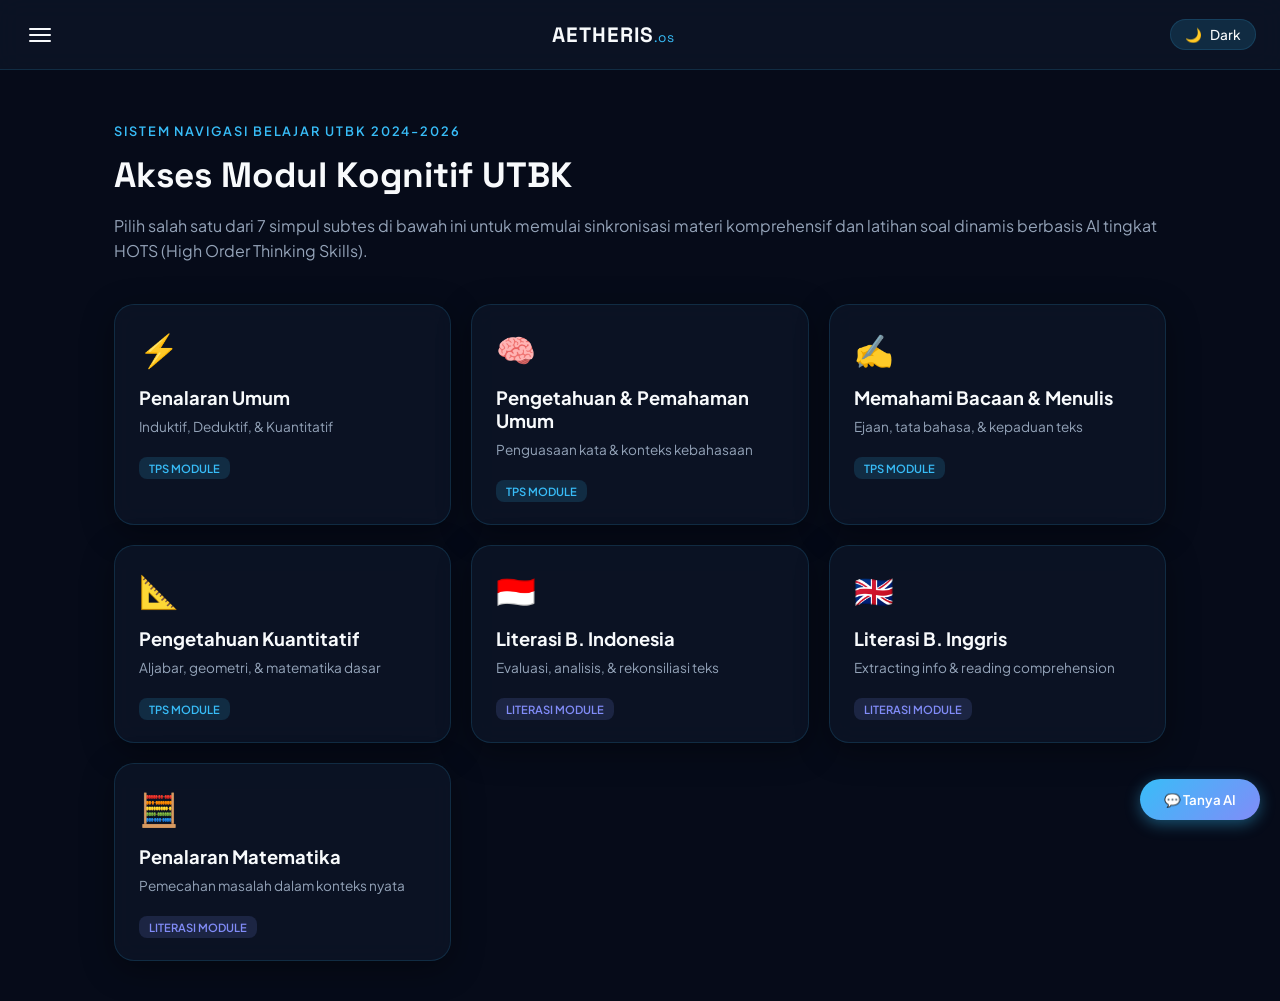
<file: index.html>
<!DOCTYPE html>
<html lang="id" data-theme="dark">
<head>
<meta charset="UTF-8">
<meta name="viewport" content="width=device-width, initial-scale=1.0">
<title>Aetheris: UTBK & TKA Learning System</title>
<link rel="preconnect" href="https://fonts.googleapis.com">
<link href="https://fonts.googleapis.com/css2?family=Plus+Jakarta+Sans:wght@400;500;600;700&family=Space+Grotesk:wght@500;700&display=swap" rel="stylesheet">
<link rel="stylesheet" href="style.css">
</head>
<body>

  <header class="top-bar">
    <button id="menu-trigger" class="menu-btn" aria-label="Buka Menu">
      <div class="bar"></div>
      <div class="bar"></div>
      <div class="bar"></div>
    </button>
    <div class="brand-title" id="brand-home">AETHERIS<span>.os</span></div>
    
    <div class="theme-selector-wrapper">
      <button id="theme-current-btn" class="theme-current-btn" aria-label="Pilih Tema">
        <span class="theme-icon">🌙</span>
        <span class="theme-name">Dark</span>
      </button>
      <div id="theme-dropdown" class="theme-dropdown">
        <button class="theme-option" data-theme="dark"><span>🌙</span> Dark Mode</button>
        <button class="theme-option" data-theme="light"><span>☀️</span> Light Mode</button>
      </div>
    </div>
  </header>

  <aside id="sidebar" class="sidebar">
    <div class="sidebar-overlay" id="sidebar-overlay"></div>
    <div class="sidebar-content">
      <div class="profile-card">
        <div class="profile-avatar">U</div>
        <div class="profile-info">
          <h3>Siswa Taruna</h3>
          <p class="eyebrow">Kelas 11-12 &middot; UTBK 2027-2028</p>
          <span class="badge-location">Pangkalan Kerinci</span>
        </div>
      </div>
      <div class="sidebar-section">
        <p class="section-label">Individual</p>
        <div class="config-item"><span>Neural Engine Status</span><span class="status-indicator online">Aktif</span></div>
        <div class="config-item"><span>Durasi Belajar Yang Disarankan :</span><span class="status-value">45 Menit</span></div>
      </div>
      <nav class="sidebar-nav">
        <p class="section-label">Main Core</p>
        <button class="nav-link active" data-target="dashboard">🪐 Dashboard Core</button>
        <p class="section-label">Subtests Modules</p>
        <button class="nav-link" data-target="subtest-pu">⚡ Penalaran Umum (PU)</button>
        <button class="nav-link" data-target="subtest-ppu">🧠 Pengetahuan & Pemahaman (PPU)</button>
        <button class="nav-link" data-target="subtest-pbm">✍️ Memahami Bacaan & Menulis (PBM)</button>
        <button class="nav-link" data-target="subtest-pk">📐 Pengetahuan Kuantitatif (PK)</button>
        <button class="nav-link" data-target="subtest-indo">🇮🇩 Literasi B. Indonesia</button>
        <button class="nav-link" data-target="subtest-inggris">🇬🇧 Literasi B. Inggris</button>
        <button class="nav-link" data-target="subtest-pm">🧮 Penalaran Matematika (PM)</button>
      </nav>
    </div>
  </aside>

  <main class="main-matrix" id="main-content">
    <section id="view-dashboard" class="matrix-view active">
      <div class="welcome-banner">
        <p class="eyebrow-glow">Sistem Navigasi Belajar UTBK 2024-2026</p>
        <h1>Akses Modul Kognitif UTBK</h1>
        <p class="sub-text">Pilih salah satu dari 7 simpul subtes di bawah ini untuk memulai sinkronisasi materi komprehensif dan latihan soal dinamis berbasis AI tingkat HOTS (High Order Thinking Skills).</p>
      </div>
      <div class="node-grid">
        <div class="node-card" data-gate="subtest-pu"><div class="node-icon">⚡</div><h3>Penalaran Umum</h3><p>Induktif, Deduktif, & Kuantitatif</p><span class="node-tag tps">TPS Module</span></div>
        <div class="node-card" data-gate="subtest-ppu"><div class="node-icon">🧠</div><h3>Pengetahuan & Pemahaman Umum</h3><p>Penguasaan kata & konteks kebahasaan</p><span class="node-tag tps">TPS Module</span></div>
        <div class="node-card" data-gate="subtest-pbm"><div class="node-icon">✍️</div><h3>Memahami Bacaan & Menulis</h3><p>Ejaan, tata bahasa, & kepaduan teks</p><span class="node-tag tps">TPS Module</span></div>
        <div class="node-card" data-gate="subtest-pk"><div class="node-icon">📐</div><h3>Pengetahuan Kuantitatif</h3><p>Aljabar, geometri, & matematika dasar</p><span class="node-tag tps">TPS Module</span></div>
        <div class="node-card" data-gate="subtest-indo"><div class="node-icon">🇮🇩</div><h3>Literasi B. Indonesia</h3><p>Evaluasi, analisis, & rekonsiliasi teks</p><span class="node-tag lit">Literasi Module</span></div>
        <div class="node-card" data-gate="subtest-inggris"><div class="node-icon">🇬🇧</div><h3>Literasi B. Inggris</h3><p>Extracting info & reading comprehension</p><span class="node-tag lit">Literasi Module</span></div>
        <div class="node-card" data-gate="subtest-pm"><div class="node-icon">🧮</div><h3>Penalaran Matematika</h3><p>Pemecahan masalah dalam konteks nyata</p><span class="node-tag lit">Literasi Module</span></div>
      </div>
    </section>

    <section id="view-subtest" class="matrix-view">
      <button class="btn-back" id="btn-back-dashboard">← Kembali ke Dashboard</button>
      <div class="subtest-header">
        <span class="node-tag" id="subtest-category">-</span>
        <h1 id="subtest-title">Nama Subtest</h1>
        <p id="subtest-desc" class="sub-text">Deskripsi subtest.</p>
      </div>
      <div class="subtest-tabs">
        <button class="sub-tab-btn active" data-mode="materi">📚 Rumah Materi</button>
        <button class="sub-tab-btn" data-mode="latihan-ai">🤖 Latihan AI (Generate)</button>
        <button class="sub-tab-btn" data-mode="latihan-sim">📝 Simulasi Bank Soal</button>
      </div>

      <div id="panel-materi" class="sub-panel active">
        <div class="timer-control-box">
          <div class="timer-toggle-row">
            <label class="switch-container">
              <input type="checkbox" id="timer-toggle-switch">
              <span class="slider"></span>
            </label>
            <span class="timer-label">Aktifkan Timer Belajar</span>
          </div>
          <div id="timer-custom-input-row" class="timer-custom-input-row" style="display:none; margin-top:14px;">
            <span class="timer-label" style="font-size:0.8rem; margin-right:8px;">Atur Waktu:</span>
            <input type="number" id="timer-input-hours" class="timer-input-num" min="0" max="23" value="0" placeholder="Jam">
            <span class="timer-colon">:</span>
            <input type="number" id="timer-input-minutes" class="timer-input-num" min="0" max="59" value="25" placeholder="Menit">
            <span class="timer-colon">:</span>
            <input type="number" id="timer-input-seconds" class="timer-input-num" min="0" max="59" value="0" placeholder="Detik">
            <button id="btn-timer-apply" class="btn-action" style="margin-left:8px; padding:4px 14px; font-size:0.8rem;">Set</button>
          </div>
          <div id="chrono-display-container" class="chrono-display hidden">
            <div class="time-digits" id="timer-digits">25:00</div>
            <div class="timer-actions">
              <button id="btn-timer-state" class="btn-action">Start</button>
              <button id="btn-timer-reset" class="btn-action shadow">Reset</button>
            </div>
          </div>
        </div>
        <div id="materi-dynamic-content" class="materi-render-zone"></div>
      </div>

      <div id="panel-latihan-ai" class="sub-panel" style="display: none;"></div>
      <div id="panel-latihan-sim" class="sub-panel" style="display: none;"></div>
    </section>
  </main>

  <div id="floating-timer" class="floating-timer hidden">
    <div id="ft-drag-handle" class="ft-drag-handle" title="Geser untuk memindahkan">
      <span class="ft-drag-icon">⠿</span>
    </div>
    <span id="ft-digits" class="ft-digits">25:00</span>
    <button id="ft-pause-btn" class="ft-btn" title="Pause/Resume">⏸️</button>
    <button id="ft-close-btn" class="ft-btn" title="Tutup Timer">✖️</button>
  </div>

  <button id="floating-chat-btn" class="floating-chat-btn">💬 Tanya AI</button>
  
  <div id="chat-modal" class="chat-modal">
    <div id="chat-resize-handle" class="chat-resize-handle"></div>
    <div class="chat-header">
      <div class="chat-header-info">
        <div class="chat-avatar">AI</div>
        <div>
          <h3>Aether</h3>
          <span class="chat-status online"><span class="pulse-dot"></span> Online</span>
        </div>
      </div>
    </div>
    <div id="chat-history" class="chat-history">
      <div class="chat-message ai-message">
        <div class="msg-content">Halo! Saya adalah Aether! Buatan Bimo! Saya bisa melihat materi dan soal yang sedang kamu buka. Silakan bertanya jika ada yang bingung!</div>
        <div class="msg-actions">
          <button class="msg-action-btn copy-btn" title="Salin">📋 Salin</button>
        </div>
      </div>
    </div>
    <div class="chat-input-area">
      <input type="text" id="chat-input" class="chat-input" placeholder="Ketik pertanyaan Anda...">
      <button id="send-chat-btn" class="send-chat-btn">Kirim</button>
      <button id="stop-chat-btn" class="stop-chat-btn hidden">Stop</button>
    </div>
  </div>

<script src="app.js"></script>
</body>
</html>
</file>
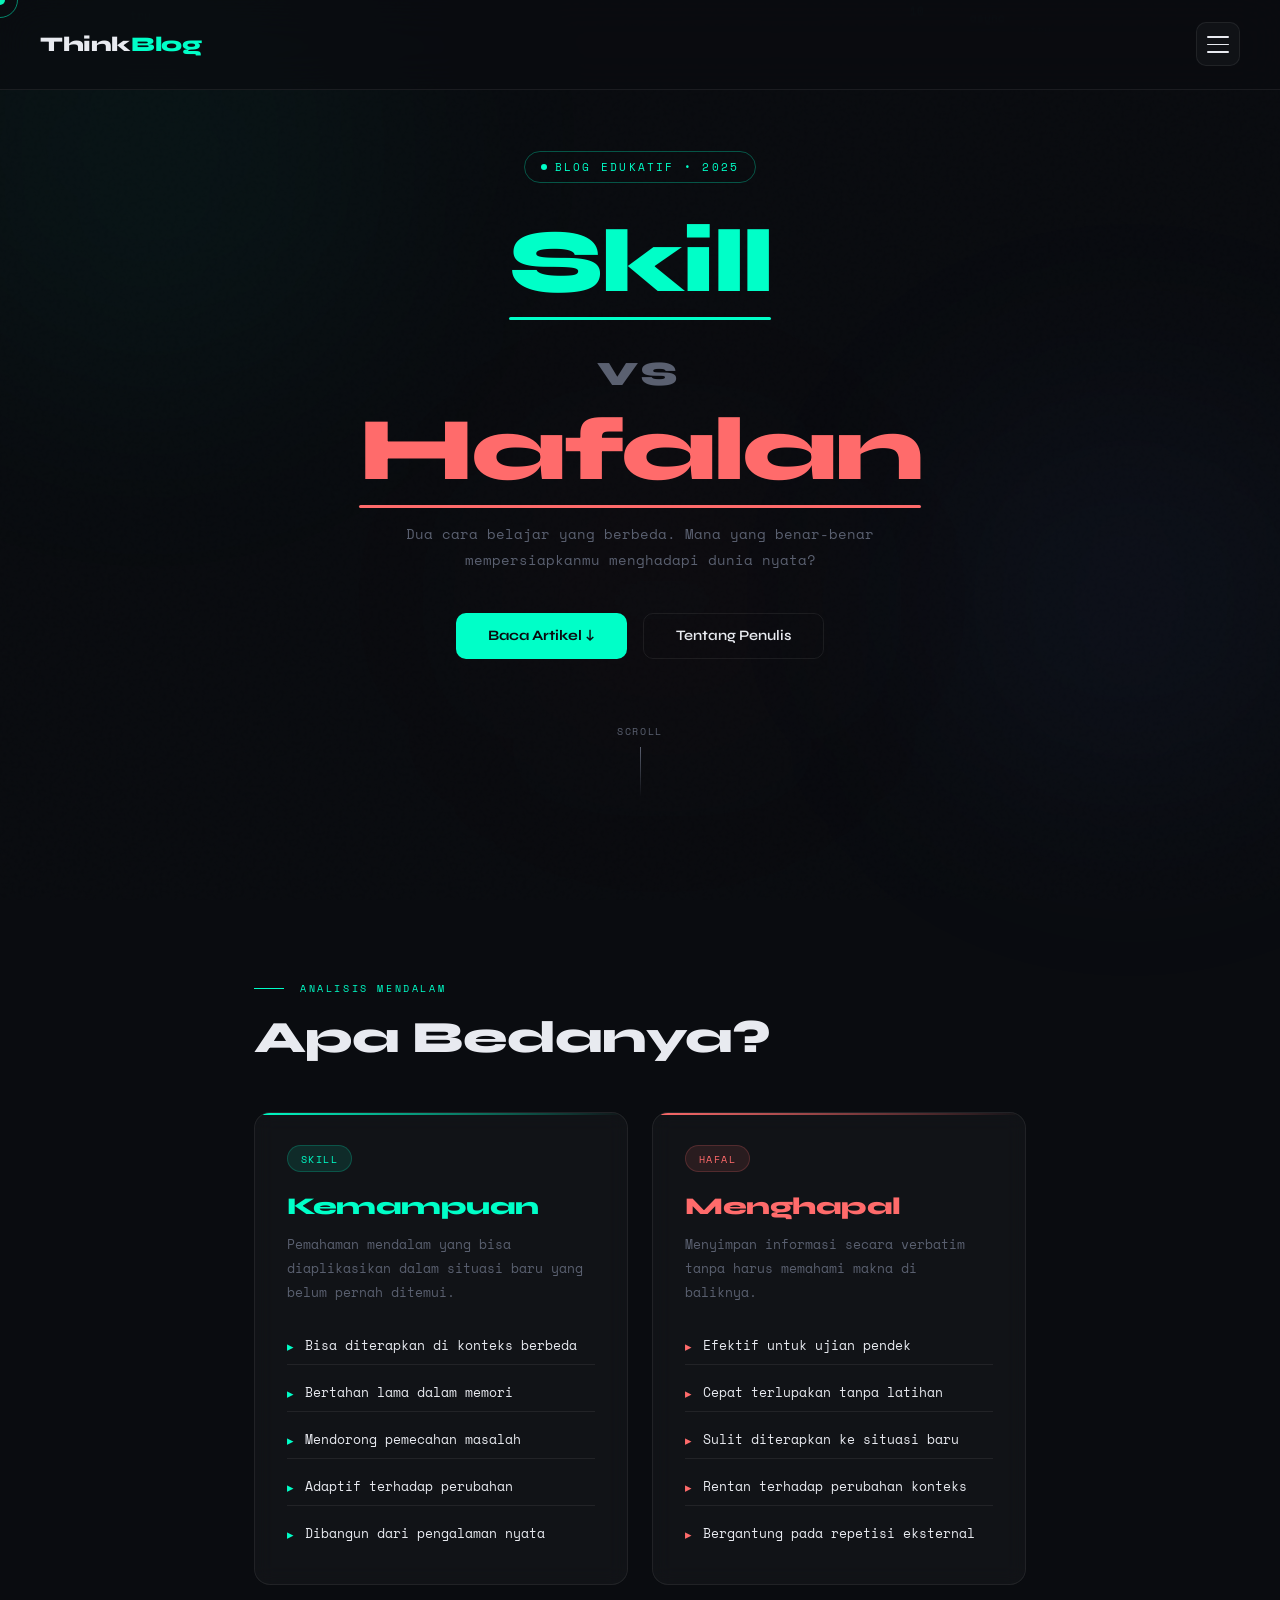
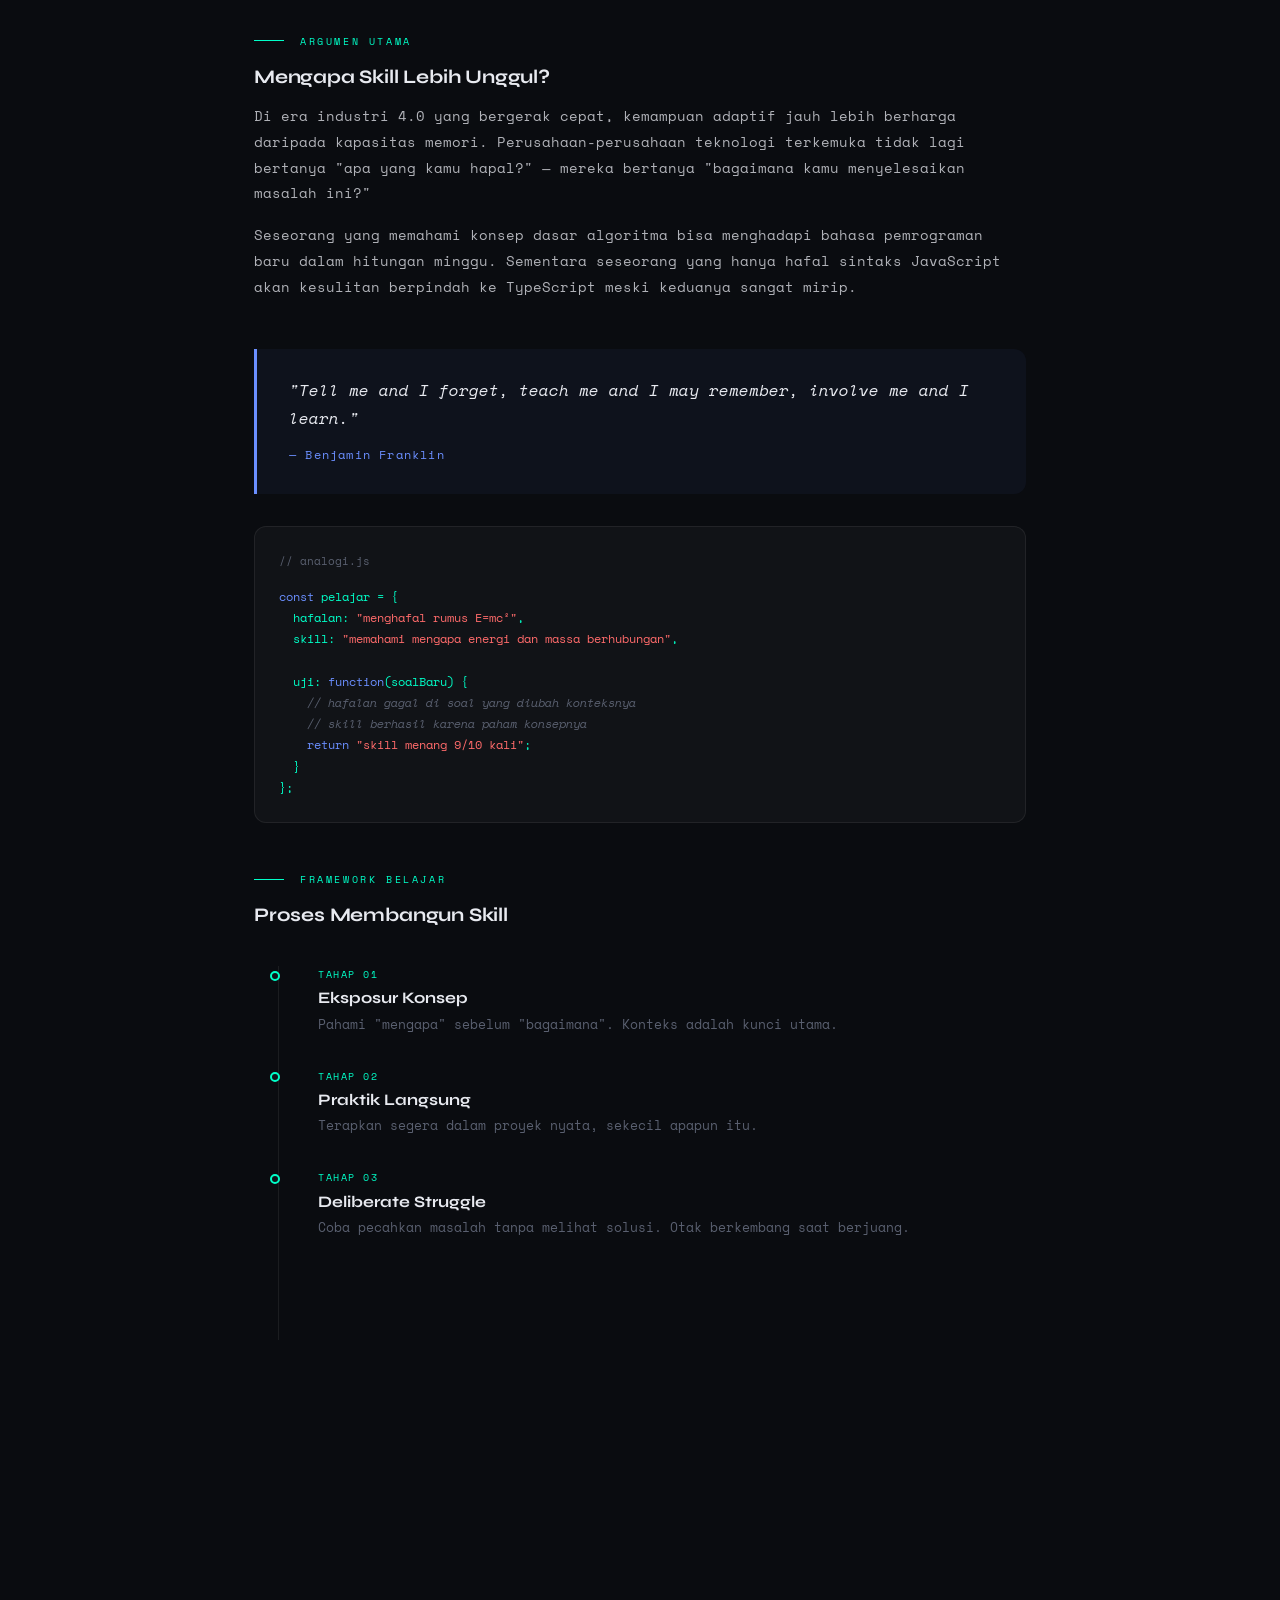
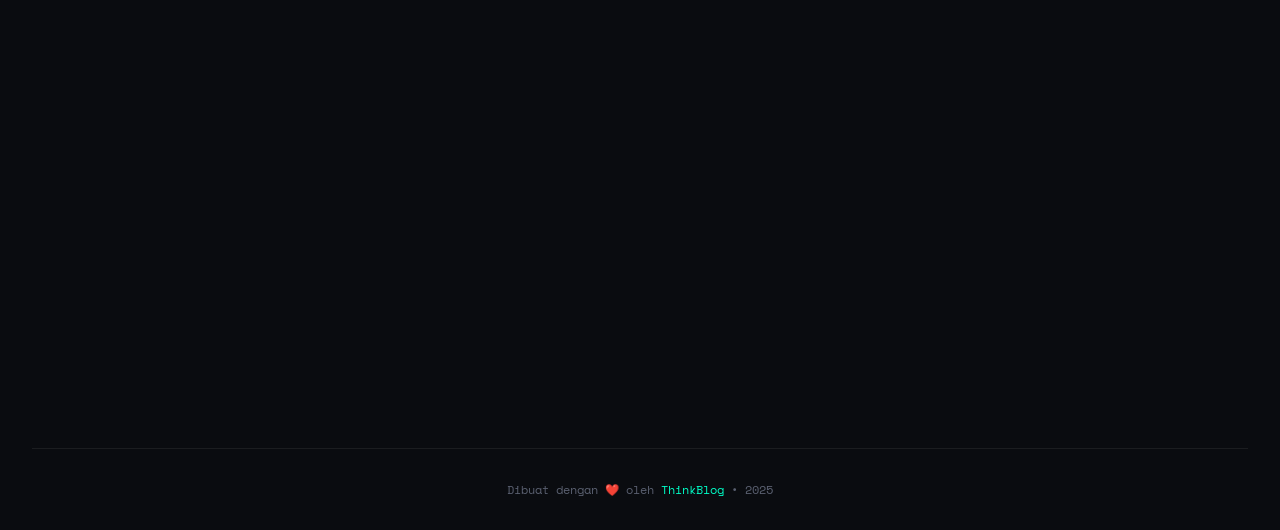
<file: index-1.html>
<!DOCTYPE html>
<html lang="id">
<head>
  <meta charset="UTF-8" />
  <meta name="viewport" content="width=device-width, initial-scale=1.0"/>
  <title>ThinkBlog — Skill vs Hafal</title>
  <link href="https://fonts.googleapis.com/css2?family=Space+Mono:ital,wght@0,400;0,700;1,400&family=Syne:wght@400;600;800&display=swap" rel="stylesheet"/>
  <style>
    /* ===== ROOT ===== */
    *, *::before, *::after { box-sizing: border-box; margin: 0; padding: 0; }

    :root {
      --bg: #0a0c10;
      --surface: #0f1218;
      --glass: rgba(255,255,255,0.03);
      --border: rgba(255,255,255,0.07);
      --accent: #00ffc8;
      --accent2: #ff6b6b;
      --accent3: #6b8fff;
      --text: #e8eaf0;
      --muted: #5a6070;
      --font-display: 'Syne', sans-serif;
      --font-mono: 'Space Mono', monospace;
    }

    html { scroll-behavior: smooth; }

    body {
      background: var(--bg);
      color: var(--text);
      font-family: var(--font-mono);
      min-height: 100vh;
      overflow-x: hidden;
      cursor: none;
    }

    /* ===== CUSTOM CURSOR ===== */
    #cursor {
      width: 10px; height: 10px;
      background: var(--accent);
      border-radius: 50%;
      position: fixed; top: 0; left: 0;
      pointer-events: none; z-index: 9999;
      transform: translate(-50%, -50%);
      transition: transform 0.1s ease, background 0.2s ease;
      mix-blend-mode: difference;
    }
    #cursor-ring {
      width: 36px; height: 36px;
      border: 1.5px solid var(--accent);
      border-radius: 50%;
      position: fixed; top: 0; left: 0;
      pointer-events: none; z-index: 9998;
      transform: translate(-50%, -50%);
      transition: transform 0.18s cubic-bezier(.23,1,.32,1), width 0.3s ease, height 0.3s ease, opacity 0.3s ease;
      opacity: 0.5;
    }
    body:hover #cursor-ring { opacity: 1; }

    /* ===== CODE RAIN CANVAS ===== */
    #codeCanvas {
      position: fixed; top: 0; left: 0;
      width: 100%; height: 100%;
      z-index: 0;
      opacity: 0.13;
      pointer-events: none;
    }

    /* ===== NOISE TEXTURE OVERLAY ===== */
    body::before {
      content: '';
      position: fixed; inset: 0; z-index: 1;
      pointer-events: none;
      background-image: url("data:image/svg+xml,%3Csvg viewBox='0 0 256 256' xmlns='http://www.w3.org/2000/svg'%3E%3Cfilter id='n'%3E%3CfeTurbulence type='fractalNoise' baseFrequency='0.9' numOctaves='4' stitchTiles='stitch'/%3E%3C/filter%3E%3Crect width='100%25' height='100%25' filter='url(%23n)' opacity='0.04'/%3E%3C/svg%3E");
      opacity: 0.4;
    }

    /* ===== GLOW BLOBS ===== */
    .blob {
      position: fixed; border-radius: 50%;
      filter: blur(120px);
      pointer-events: none; z-index: 0;
      animation: blobFloat 12s ease-in-out infinite alternate;
    }
    .blob-1 { width: 500px; height: 500px; background: rgba(0,255,200,0.04); top: -100px; left: -100px; animation-delay: 0s; }
    .blob-2 { width: 400px; height: 400px; background: rgba(107,143,255,0.05); bottom: 100px; right: -50px; animation-delay: -4s; }
    .blob-3 { width: 300px; height: 300px; background: rgba(255,107,107,0.03); top: 50%; left: 40%; animation-delay: -8s; }

    @keyframes blobFloat {
      0% { transform: translate(0,0) scale(1); }
      100% { transform: translate(30px, 40px) scale(1.1); }
    }

    /* ===== NAVBAR ===== */
    nav {
      position: fixed; top: 0; left: 0; right: 0; z-index: 100;
      display: flex; align-items: center; justify-content: space-between;
      padding: 1.4rem 2.5rem;
      background: rgba(10,12,16,0.7);
      backdrop-filter: blur(20px);
      border-bottom: 1px solid var(--border);
      transition: all 0.4s ease;
    }
    nav.scrolled { padding: 1rem 2.5rem; }

    .logo {
      font-family: var(--font-display);
      font-weight: 800;
      font-size: 1.3rem;
      letter-spacing: -0.02em;
      color: var(--text);
      text-decoration: none;
      position: relative;
      z-index: 2;
    }
    .logo span { color: var(--accent); }

    /* ===== HAMBURGER ===== */
    #ham-btn {
      width: 44px; height: 44px;
      display: flex; flex-direction: column;
      justify-content: center; align-items: center; gap: 6px;
      background: var(--glass);
      border: 1px solid var(--border);
      border-radius: 10px;
      cursor: none;
      z-index: 200;
      transition: border-color 0.3s ease, background 0.3s ease;
      position: relative;
    }
    #ham-btn:hover { border-color: var(--accent); background: rgba(0,255,200,0.05); }
    #ham-btn span {
      display: block; width: 22px; height: 1.5px;
      background: var(--text);
      border-radius: 2px;
      transition: all 0.4s cubic-bezier(.23,1,.32,1);
      transform-origin: center;
    }
    #ham-btn.open span:nth-child(1) { transform: translateY(7.5px) rotate(45deg); background: var(--accent); }
    #ham-btn.open span:nth-child(2) { opacity: 0; transform: scaleX(0); }
    #ham-btn.open span:nth-child(3) { transform: translateY(-7.5px) rotate(-45deg); background: var(--accent); }

    /* ===== SLIDE MENU ===== */
    #side-menu {
      position: fixed; top: 0; right: 0;
      width: 300px; height: 100vh;
      background: rgba(10,12,16,0.97);
      backdrop-filter: blur(30px);
      border-left: 1px solid var(--border);
      z-index: 150;
      padding: 6rem 2.5rem 2.5rem;
      display: flex; flex-direction: column; gap: 1rem;
      transform: translateX(110%);
      transition: transform 0.6s cubic-bezier(.23,1,.32,1);
    }
    #side-menu.open { transform: translateX(0); }

    .menu-label {
      font-size: 0.65rem;
      letter-spacing: 0.2em;
      color: var(--muted);
      text-transform: uppercase;
      margin-bottom: 0.5rem;
    }

    .menu-link {
      display: flex; align-items: center; gap: 1rem;
      padding: 1rem 1.2rem;
      background: var(--glass);
      border: 1px solid var(--border);
      border-radius: 12px;
      color: var(--text);
      text-decoration: none;
      font-family: var(--font-display);
      font-weight: 600;
      font-size: 1.05rem;
      transition: all 0.35s cubic-bezier(.23,1,.32,1);
      cursor: none;
    }
    .menu-link:hover {
      border-color: var(--accent);
      color: var(--accent);
      transform: translateX(-6px);
      background: rgba(0,255,200,0.05);
    }
    .menu-link .icon { font-size: 1.3rem; }

    .menu-divider {
      height: 1px; background: var(--border);
      margin: 0.5rem 0;
    }

    /* ===== OVERLAY ===== */
    #overlay {
      position: fixed; inset: 0; z-index: 140;
      background: rgba(0,0,0,0.5);
      backdrop-filter: blur(3px);
      opacity: 0; pointer-events: none;
      transition: opacity 0.4s ease;
    }
    #overlay.show { opacity: 1; pointer-events: all; }

    /* ===== PAGES ===== */
    .page { display: none; position: relative; z-index: 2; }
    .page.active { display: block; }

    /* ===== HERO ===== */
    #home {
      min-height: 100vh;
      display: flex; flex-direction: column;
      padding: 0 2rem;
    }

    .hero {
      display: flex; flex-direction: column;
      align-items: center; justify-content: center;
      min-height: 100vh;
      text-align: center;
      padding: 6rem 1rem 3rem;
    }

    .hero-tag {
      display: inline-flex; align-items: center; gap: 0.5rem;
      font-size: 0.7rem; letter-spacing: 0.2em;
      color: var(--accent);
      text-transform: uppercase;
      border: 1px solid rgba(0,255,200,0.3);
      padding: 0.4rem 1rem; border-radius: 999px;
      margin-bottom: 2rem;
      animation: fadeSlideUp 0.8s cubic-bezier(.23,1,.32,1) both;
    }
    .hero-tag::before {
      content: '';
      width: 6px; height: 6px;
      background: var(--accent);
      border-radius: 50%;
      animation: pulse 1.5s ease-in-out infinite;
    }

    @keyframes pulse {
      0%,100% { transform: scale(1); opacity: 1; }
      50% { transform: scale(1.5); opacity: 0.5; }
    }

    .hero h1 {
      font-family: var(--font-display);
      font-weight: 800;
      font-size: clamp(2.8rem, 7vw, 6rem);
      line-height: 1.05;
      letter-spacing: -0.03em;
      margin-bottom: 1.5rem;
      animation: fadeSlideUp 0.9s cubic-bezier(.23,1,.32,1) 0.1s both;
    }

    .hero h1 .word-skill { color: var(--accent); position: relative; }
    .hero h1 .word-hafal { color: var(--accent2); position: relative; }
    .hero h1 .word-skill::after,
    .hero h1 .word-hafal::after {
      content: '';
      position: absolute; left: 0; bottom: -4px;
      height: 3px; width: 0;
      border-radius: 2px;
      transition: width 1s cubic-bezier(.23,1,.32,1) 1.2s;
    }
    .hero h1 .word-skill::after { background: var(--accent); }
    .hero h1 .word-hafal::after { background: var(--accent2); }
    .hero h1 .word-skill.animate::after,
    .hero h1 .word-hafal.animate::after { width: 100%; }

    .hero p {
      max-width: 560px;
      color: var(--muted);
      line-height: 1.8;
      font-size: 0.9rem;
      margin-bottom: 2.5rem;
      animation: fadeSlideUp 1s cubic-bezier(.23,1,.32,1) 0.2s both;
    }

    .hero-cta {
      display: inline-flex; gap: 1rem; flex-wrap: wrap; justify-content: center;
      animation: fadeSlideUp 1s cubic-bezier(.23,1,.32,1) 0.35s both;
    }

    .btn-primary {
      display: inline-flex; align-items: center; gap: 0.6rem;
      padding: 0.85rem 2rem;
      background: var(--accent); color: #0a0c10;
      font-family: var(--font-display); font-weight: 700;
      font-size: 0.9rem; border-radius: 10px;
      text-decoration: none; cursor: none;
      transition: all 0.35s cubic-bezier(.23,1,.32,1);
      position: relative; overflow: hidden;
    }
    .btn-primary::before {
      content: '';
      position: absolute; inset: 0;
      background: rgba(255,255,255,0.2);
      transform: translateX(-110%) skewX(-15deg);
      transition: transform 0.5s cubic-bezier(.23,1,.32,1);
    }
    .btn-primary:hover::before { transform: translateX(110%) skewX(-15deg); }
    .btn-primary:hover { transform: translateY(-3px); box-shadow: 0 12px 40px rgba(0,255,200,0.3); }

    .btn-ghost {
      display: inline-flex; align-items: center; gap: 0.6rem;
      padding: 0.85rem 2rem;
      border: 1px solid var(--border); color: var(--text);
      font-family: var(--font-display); font-weight: 600;
      font-size: 0.9rem; border-radius: 10px;
      text-decoration: none; cursor: none;
      transition: all 0.35s cubic-bezier(.23,1,.32,1);
    }
    .btn-ghost:hover { border-color: var(--accent); color: var(--accent); transform: translateY(-3px); }

    /* ===== SCROLL INDICATOR ===== */
    .scroll-hint {
      margin-top: 4rem;
      display: flex; flex-direction: column; align-items: center; gap: 0.5rem;
      font-size: 0.65rem; letter-spacing: 0.15em; color: var(--muted);
      text-transform: uppercase;
      animation: fadeSlideUp 1s ease 1s both;
    }
    .scroll-hint .arrow {
      width: 1px; height: 50px;
      background: linear-gradient(to bottom, var(--muted), transparent);
      animation: scrollArrow 1.5s ease-in-out infinite;
    }
    @keyframes scrollArrow {
      0% { transform: scaleY(1) translateY(0); opacity: 1; }
      100% { transform: scaleY(0.5) translateY(20px); opacity: 0; }
    }

    /* ===== SECTION HEADER ===== */
    .section-label {
      display: flex; align-items: center; gap: 1rem;
      font-size: 0.65rem; letter-spacing: 0.25em;
      color: var(--accent); text-transform: uppercase;
      margin-bottom: 1rem;
    }
    .section-label::before {
      content: ''; flex: 0 0 30px; height: 1px;
      background: var(--accent);
    }

    .section-title {
      font-family: var(--font-display);
      font-weight: 800;
      font-size: clamp(1.8rem, 4vw, 2.8rem);
      letter-spacing: -0.02em;
      line-height: 1.15;
      margin-bottom: 1rem;
    }

    /* ===== BLOG CONTENT ===== */
    .content-section {
      max-width: 820px;
      margin: 0 auto;
      padding: 5rem 1.5rem;
    }

    /* ===== COMPARISON CARDS ===== */
    .compare-grid {
      display: grid; grid-template-columns: 1fr 1fr;
      gap: 1.5rem; margin: 3rem 0;
    }
    @media (max-width: 600px) { .compare-grid { grid-template-columns: 1fr; } }

    .compare-card {
      padding: 2rem;
      border: 1px solid var(--border);
      border-radius: 16px;
      background: var(--glass);
      backdrop-filter: blur(10px);
      position: relative;
      overflow: hidden;
      transition: all 0.5s cubic-bezier(.23,1,.32,1);
      opacity: 0; transform: translateY(30px);
    }
    .compare-card.visible { opacity: 1; transform: translateY(0); }
    .compare-card::before {
      content: '';
      position: absolute; top: 0; left: 0; right: 0;
      height: 2px;
    }
    .compare-card.skill-card::before { background: linear-gradient(90deg, var(--accent), transparent); }
    .compare-card.hafal-card::before { background: linear-gradient(90deg, var(--accent2), transparent); }
    .compare-card:hover {
      border-color: rgba(255,255,255,0.12);
      transform: translateY(-6px);
      box-shadow: 0 20px 60px rgba(0,0,0,0.4);
    }

    .card-badge {
      display: inline-block;
      font-size: 0.65rem; letter-spacing: 0.15em;
      text-transform: uppercase;
      padding: 0.3rem 0.8rem; border-radius: 999px;
      margin-bottom: 1.2rem; font-family: var(--font-mono);
    }
    .skill-badge { background: rgba(0,255,200,0.1); color: var(--accent); border: 1px solid rgba(0,255,200,0.2); }
    .hafal-badge { background: rgba(255,107,107,0.1); color: var(--accent2); border: 1px solid rgba(255,107,107,0.2); }

    .card-title {
      font-family: var(--font-display);
      font-weight: 800;
      font-size: 1.5rem;
      margin-bottom: 0.8rem;
      letter-spacing: -0.02em;
    }
    .skill-card .card-title { color: var(--accent); }
    .hafal-card .card-title { color: var(--accent2); }

    .card-desc {
      font-size: 0.82rem;
      line-height: 1.8; color: var(--muted);
      margin-bottom: 1.5rem;
    }

    .card-list { list-style: none; display: flex; flex-direction: column; gap: 0.6rem; }
    .card-list li {
      font-size: 0.8rem; color: var(--text);
      display: flex; align-items: flex-start; gap: 0.7rem;
      padding: 0.5rem 0;
      border-bottom: 1px solid var(--border);
    }
    .card-list li:last-child { border-bottom: none; }
    .card-list li::before {
      content: '▸';
      flex-shrink: 0; margin-top: 0.1em;
    }
    .skill-card .card-list li::before { color: var(--accent); }
    .hafal-card .card-list li::before { color: var(--accent2); }

    /* ===== ARTICLE BLOCKS ===== */
    .article-block {
      margin: 3rem 0;
      opacity: 0; transform: translateY(25px);
      transition: all 0.7s cubic-bezier(.23,1,.32,1);
    }
    .article-block.visible { opacity: 1; transform: translateY(0); }

    .article-block h3 {
      font-family: var(--font-display);
      font-weight: 700; font-size: 1.2rem;
      margin-bottom: 1rem; letter-spacing: -0.01em;
    }

    .article-block p {
      font-size: 0.85rem; line-height: 1.9;
      color: rgba(232,234,240,0.75);
      margin-bottom: 1rem;
    }

    /* ===== QUOTE BLOCK ===== */
    .quote-block {
      padding: 1.8rem 2rem;
      border-left: 3px solid var(--accent3);
      background: rgba(107,143,255,0.05);
      border-radius: 0 12px 12px 0;
      margin: 2rem 0;
      font-style: italic;
      font-size: 1rem;
      line-height: 1.7;
      color: var(--text);
    }
    .quote-block cite {
      display: block; margin-top: 0.8rem;
      font-style: normal; font-size: 0.75rem;
      color: var(--accent3); letter-spacing: 0.1em;
    }

    /* ===== CODE SNIPPET ===== */
    .code-block {
      background: rgba(255,255,255,0.03);
      border: 1px solid var(--border);
      border-radius: 12px;
      padding: 1.5rem;
      font-family: var(--font-mono);
      font-size: 0.78rem;
      line-height: 1.7;
      color: var(--accent);
      margin: 2rem 0;
      overflow-x: auto;
      position: relative;
    }
    .code-block::before {
      content: '// analogi.js';
      display: block; color: var(--muted);
      margin-bottom: 1rem; font-size: 0.7rem;
    }
    .code-kw { color: var(--accent3); }
    .code-str { color: var(--accent2); }
    .code-cm { color: var(--muted); font-style: italic; }

    /* ===== VERDICT ===== */
    .verdict-box {
      padding: 2.5rem;
      border: 1px solid rgba(0,255,200,0.2);
      border-radius: 20px;
      background: linear-gradient(135deg, rgba(0,255,200,0.04), rgba(107,143,255,0.04));
      text-align: center;
      margin: 3rem 0;
      position: relative; overflow: hidden;
    }
    .verdict-box::before {
      content: '';
      position: absolute; inset: 0;
      background: radial-gradient(circle at 50% 0%, rgba(0,255,200,0.08), transparent 70%);
      pointer-events: none;
    }
    .verdict-box .v-title {
      font-family: var(--font-display); font-weight: 800;
      font-size: 1.4rem; color: var(--accent);
      margin-bottom: 1rem;
    }
    .verdict-box p {
      font-size: 0.88rem; line-height: 1.8;
      color: rgba(232,234,240,0.8);
    }

    /* ===== TIMELINE ===== */
    .timeline { margin: 2.5rem 0; position: relative; }
    .timeline::before {
      content: '';
      position: absolute; left: 1.5rem; top: 0; bottom: 0;
      width: 1px; background: var(--border);
    }
    .tl-item {
      padding-left: 4rem; margin-bottom: 2rem;
      position: relative;
      opacity: 0; transform: translateX(-20px);
      transition: all 0.6s cubic-bezier(.23,1,.32,1);
    }
    .tl-item.visible { opacity: 1; transform: translateX(0); }
    .tl-dot {
      position: absolute; left: 1rem; top: 0.3rem;
      width: 10px; height: 10px;
      border-radius: 50%;
      background: var(--surface);
      border: 2px solid var(--accent);
      transition: background 0.3s;
    }
    .tl-item:hover .tl-dot { background: var(--accent); }
    .tl-num {
      font-size: 0.65rem; letter-spacing: 0.15em;
      color: var(--accent); text-transform: uppercase;
      margin-bottom: 0.4rem;
    }
    .tl-label {
      font-family: var(--font-display); font-weight: 700;
      font-size: 1rem; margin-bottom: 0.4rem;
    }
    .tl-desc { font-size: 0.8rem; color: var(--muted); line-height: 1.7; }

    /* ===== ABOUT PAGE ===== */
    #about { min-height: 100vh; position: relative; z-index: 2; }

    .about-wrap {
      max-width: 700px; margin: 0 auto;
      padding: 8rem 1.5rem 5rem;
      display: flex; flex-direction: column; gap: 2.5rem;
    }

    .avatar-ring {
      width: 120px; height: 120px;
      border-radius: 50%;
      border: 2px solid rgba(0,255,200,0.3);
      display: flex; align-items: center; justify-content: center;
      position: relative;
      animation: spinRing 10s linear infinite;
    }
    @keyframes spinRing {
      from { box-shadow: 0 0 0 0 rgba(0,255,200,0.2), 4px 0 0 rgba(0,255,200,0.15); }
      to { box-shadow: 0 0 0 0 rgba(0,255,200,0.2), 4px 0 0 rgba(0,255,200,0.15); }
    }
    .avatar-inner {
      width: 96px; height: 96px;
      border-radius: 50%;
      background: linear-gradient(135deg, rgba(0,255,200,0.15), rgba(107,143,255,0.15));
      border: 1px solid var(--border);
      display: flex; align-items: center; justify-content: center;
      font-size: 2.8rem;
    }

    .profile-card {
      padding: 2.5rem;
      background: var(--glass);
      border: 1px solid var(--border);
      border-radius: 20px;
      backdrop-filter: blur(10px);
    }

    .profile-card h2 {
      font-family: var(--font-display); font-weight: 800;
      font-size: 1.8rem; letter-spacing: -0.02em;
      margin-bottom: 0.3rem;
    }

    .profile-subtitle {
      font-size: 0.75rem; color: var(--accent);
      letter-spacing: 0.15em; text-transform: uppercase;
      margin-bottom: 1.5rem;
    }

    .profile-bio {
      font-size: 0.85rem; line-height: 1.9;
      color: rgba(232,234,240,0.75);
      margin-bottom: 2rem;
    }

    .skills-grid {
      display: flex; flex-wrap: wrap; gap: 0.6rem;
    }
    .skill-tag {
      font-size: 0.7rem; letter-spacing: 0.1em;
      padding: 0.35rem 0.9rem; border-radius: 999px;
      border: 1px solid var(--border);
      color: var(--muted); text-transform: uppercase;
      transition: all 0.3s ease;
    }
    .skill-tag:hover { border-color: var(--accent); color: var(--accent); }

    .social-links {
      display: flex; gap: 1rem; flex-wrap: wrap;
      margin-top: 2rem;
    }
    .social-btn {
      display: inline-flex; align-items: center; gap: 0.5rem;
      padding: 0.6rem 1.2rem;
      background: var(--glass); border: 1px solid var(--border);
      border-radius: 8px; color: var(--text);
      font-size: 0.78rem; text-decoration: none; cursor: none;
      transition: all 0.3s cubic-bezier(.23,1,.32,1);
    }
    .social-btn:hover { border-color: var(--accent); color: var(--accent); transform: translateY(-2px); }

    .stat-row {
      display: grid; grid-template-columns: repeat(3, 1fr); gap: 1rem;
    }
    .stat-box {
      text-align: center; padding: 1.5rem 1rem;
      background: var(--glass); border: 1px solid var(--border);
      border-radius: 14px; transition: all 0.35s ease;
    }
    .stat-box:hover { border-color: var(--accent); transform: translateY(-4px); }
    .stat-num {
      font-family: var(--font-display); font-weight: 800;
      font-size: 1.8rem; color: var(--accent);
      letter-spacing: -0.03em;
    }
    .stat-lbl { font-size: 0.68rem; color: var(--muted); margin-top: 0.3rem; text-transform: uppercase; letter-spacing: 0.1em; }

    /* ===== FOOTER ===== */
    footer {
      position: relative; z-index: 2;
      padding: 2rem;
      text-align: center;
      border-top: 1px solid var(--border);
      font-size: 0.72rem; color: var(--muted);
    }
    footer span { color: var(--accent); }

    /* ===== ANIMATIONS ===== */
    @keyframes fadeSlideUp {
      from { opacity: 0; transform: translateY(30px); }
      to { opacity: 1; transform: translateY(0); }
    }

    /* ===== LOADING SCREEN ===== */
    #loader {
      position: fixed; inset: 0; z-index: 10000;
      background: var(--bg);
      display: flex; align-items: center; justify-content: center;
      flex-direction: column; gap: 1rem;
      transition: opacity 0.6s ease, visibility 0.6s ease;
    }
    #loader.hide { opacity: 0; visibility: hidden; }
    .loader-text {
      font-family: var(--font-display); font-weight: 800;
      font-size: 1.5rem; color: var(--accent);
      animation: loaderPulse 1.2s ease-in-out infinite;
    }
    @keyframes loaderPulse {
      0%,100% { opacity: 1; } 50% { opacity: 0.3; }
    }
    .loader-bar {
      width: 200px; height: 2px;
      background: var(--border); border-radius: 999px;
      overflow: hidden;
    }
    .loader-fill {
      height: 100%; background: var(--accent);
      border-radius: 999px;
      animation: loaderFill 1.6s cubic-bezier(.23,1,.32,1) forwards;
    }
    @keyframes loaderFill {
      from { width: 0; } to { width: 100%; }
    }

    /* ===== RESPONSIVE ===== */
    @media (max-width: 480px) {
      nav { padding: 1rem 1.2rem; }
      .hero h1 { font-size: 2.2rem; }
      .content-section { padding: 3rem 1rem; }
      .compare-grid { gap: 1rem; }
      .stat-row { grid-template-columns: 1fr 1fr; }
    }
  </style>
</head>
<body>

<!-- LOADER -->
<div id="loader">
  <div class="loader-text">ThinkBlog</div>
  <div class="loader-bar"><div class="loader-fill"></div></div>
</div>

<!-- CURSOR -->
<div id="cursor"></div>
<div id="cursor-ring"></div>

<!-- BACKGROUND -->
<canvas id="codeCanvas"></canvas>
<div class="blob blob-1"></div>
<div class="blob blob-2"></div>
<div class="blob blob-3"></div>

<!-- NAV -->
<nav id="navbar">
  <a href="#" class="logo" onclick="showPage('home', event)">Think<span>Blog</span></a>
  <button id="ham-btn" aria-label="Menu" onclick="toggleMenu()">
    <span></span><span></span><span></span>
  </button>
</nav>

<!-- OVERLAY -->
<div id="overlay" onclick="closeMenu()"></div>

<!-- SIDE MENU -->
<div id="side-menu">
  <div class="menu-label">Navigasi</div>
  <a href="#" class="menu-link" onclick="showPage('home', event)">
    <span class="icon">🏠</span> Home
  </a>
  <div class="menu-divider"></div>
  <a href="#" class="menu-link" onclick="showPage('about', event)">
    <span class="icon">👤</span> Personal
  </a>
</div>

<!-- ===== PAGE: HOME ===== -->
<div id="home" class="page active">

  <section class="hero">
    <div class="hero-tag">Blog Edukatif • 2025</div>
    <h1>
      <span class="word-skill">Skill</span><br/>
      <span style="color:var(--muted);font-size:0.5em;letter-spacing:0.1em">vs</span><br/>
      <span class="word-hafal">Hafalan</span>
    </h1>
    <p>Dua cara belajar yang berbeda. Mana yang benar-benar mempersiapkanmu menghadapi dunia nyata?</p>
    <div class="hero-cta">
      <a href="#artikel" class="btn-primary">Baca Artikel ↓</a>
      <a href="#" class="btn-ghost" onclick="showPage('about', event)">Tentang Penulis</a>
    </div>
    <div class="scroll-hint">
      <span>Scroll</span>
      <div class="arrow"></div>
    </div>
  </section>

  <!-- PERBANDINGAN -->
  <section id="artikel" class="content-section">
    <div class="section-label">Analisis Mendalam</div>
    <h2 class="section-title">Apa Bedanya?</h2>

    <div class="compare-grid">
      <div class="compare-card skill-card">
        <span class="card-badge skill-badge">Skill</span>
        <div class="card-title">Kemampuan</div>
        <p class="card-desc">Pemahaman mendalam yang bisa diaplikasikan dalam situasi baru yang belum pernah ditemui.</p>
        <ul class="card-list">
          <li>Bisa diterapkan di konteks berbeda</li>
          <li>Bertahan lama dalam memori</li>
          <li>Mendorong pemecahan masalah</li>
          <li>Adaptif terhadap perubahan</li>
          <li>Dibangun dari pengalaman nyata</li>
        </ul>
      </div>
      <div class="compare-card hafal-card">
        <span class="card-badge hafal-badge">Hafal</span>
        <div class="card-title">Menghapal</div>
        <p class="card-desc">Menyimpan informasi secara verbatim tanpa harus memahami makna di baliknya.</p>
        <ul class="card-list">
          <li>Efektif untuk ujian pendek</li>
          <li>Cepat terlupakan tanpa latihan</li>
          <li>Sulit diterapkan ke situasi baru</li>
          <li>Rentan terhadap perubahan konteks</li>
          <li>Bergantung pada repetisi eksternal</li>
        </ul>
      </div>
    </div>

    <!-- ARTIKEL BLOK 1 -->
    <div class="article-block">
      <div class="section-label">Argumen Utama</div>
      <h3>Mengapa Skill Lebih Unggul?</h3>
      <p>
        Di era industri 4.0 yang bergerak cepat, kemampuan adaptif jauh lebih berharga
        daripada kapasitas memori. Perusahaan-perusahaan teknologi terkemuka tidak lagi
        bertanya "apa yang kamu hapal?" — mereka bertanya "bagaimana kamu menyelesaikan masalah ini?"
      </p>
      <p>
        Seseorang yang memahami konsep dasar algoritma bisa menghadapi bahasa pemrograman baru
        dalam hitungan minggu. Sementara seseorang yang hanya hafal sintaks JavaScript akan
        kesulitan berpindah ke TypeScript meski keduanya sangat mirip.
      </p>
    </div>

    <!-- QUOTE -->
    <div class="quote-block article-block">
      "Tell me and I forget, teach me and I may remember, involve me and I learn."
      <cite>— Benjamin Franklin</cite>
    </div>

    <!-- CODE ANALOGI -->
    <div class="code-block article-block">
      <span class="code-kw">const</span> pelajar = {<br/>
      &nbsp;&nbsp;hafalan: <span class="code-str">"menghafal rumus E=mc²"</span>,<br/>
      &nbsp;&nbsp;skill: <span class="code-str">"memahami mengapa energi dan massa berhubungan"</span>,<br/>
      &nbsp;&nbsp;<br/>
      &nbsp;&nbsp;uji: <span class="code-kw">function</span>(soalBaru) {<br/>
      &nbsp;&nbsp;&nbsp;&nbsp;<span class="code-cm">// hafalan gagal di soal yang diubah konteksnya</span><br/>
      &nbsp;&nbsp;&nbsp;&nbsp;<span class="code-cm">// skill berhasil karena paham konsepnya</span><br/>
      &nbsp;&nbsp;&nbsp;&nbsp;<span class="code-kw">return</span> <span class="code-str">"skill menang 9/10 kali"</span>;<br/>
      &nbsp;&nbsp;}<br/>
      };
    </div>

    <!-- TIMELINE: CARA BELAJAR -->
    <div class="article-block">
      <div class="section-label">Framework Belajar</div>
      <h3>Proses Membangun Skill</h3>
      <div class="timeline">
        <div class="tl-item">
          <div class="tl-dot"></div>
          <div class="tl-num">Tahap 01</div>
          <div class="tl-label">Eksposur Konsep</div>
          <div class="tl-desc">Pahami "mengapa" sebelum "bagaimana". Konteks adalah kunci utama.</div>
        </div>
        <div class="tl-item">
          <div class="tl-dot"></div>
          <div class="tl-num">Tahap 02</div>
          <div class="tl-label">Praktik Langsung</div>
          <div class="tl-desc">Terapkan segera dalam proyek nyata, sekecil apapun itu.</div>
        </div>
        <div class="tl-item">
          <div class="tl-dot"></div>
          <div class="tl-num">Tahap 03</div>
          <div class="tl-label">Deliberate Struggle</div>
          <div class="tl-desc">Coba pecahkan masalah tanpa melihat solusi. Otak berkembang saat berjuang.</div>
        </div>
        <div class="tl-item">
          <div class="tl-dot"></div>
          <div class="tl-num">Tahap 04</div>
          <div class="tl-label">Refleksi & Iterasi</div>
          <div class="tl-desc">Tinjau apa yang berhasil dan gagal. Skill dibangun dari loop feedback ini.</div>
        </div>
      </div>
    </div>

    <!-- BLOK 2 -->
    <div class="article-block">
      <div class="section-label">Perspektif Lain</div>
      <h3>Kapan Hafalan Justru Berguna?</h3>
      <p>
        Jujur saja — hafalan bukanlah musuh. Ada domain tertentu di mana hafalan adalah
        fondasi yang wajib ada. Dokter perlu hapal nama obat dan dosis dasar. Pilot
        perlu hapal checklist keselamatan. Musisi perlu hapal chord progression.
      </p>
      <p>
        Masalahnya bukan pada hafalannya, tapi ketika hafalan dijadikan <em>tujuan akhir</em>,
        bukan sebagai <em>alat bantu</em> untuk membangun pemahaman yang lebih dalam.
        Sistem pendidikan kita terlalu sering mengukur keberhasilan hanya dari angka ujian.
      </p>
    </div>

    <!-- VERDICT -->
    <div class="verdict-box article-block">
      <div class="v-title">🎯 Kesimpulan</div>
      <p>
        Bangun skill sebagai prioritas utama, gunakan hafalan sebagai scaffolding sementara.
        Dunia nyata membayarmu untuk apa yang bisa kamu <strong>lakukan</strong>,
        bukan untuk apa yang bisa kamu <strong>ingat</strong> saat ujian.
        Invest waktumu untuk memahami prinsip, bukan menghafal fakta.
      </p>
    </div>

  </section>

  <footer>
    <p>Dibuat dengan ❤️ oleh <span>ThinkBlog</span> • 2025</p>
  </footer>
</div>

<!-- ===== PAGE: ABOUT ===== -->
<div id="about" class="page">
  <div class="about-wrap">

    <div style="display:flex;align-items:center;gap:1.5rem;flex-wrap:wrap">
      <div class="avatar-ring">
        <div class="avatar-inner">🧑‍💻</div>
      </div>
      <div>
        <div class="section-label" style="margin-bottom:0.3rem">Pembuat Website</div>
        <h2 style="font-family:var(--font-display);font-weight:800;font-size:1.6rem;letter-spacing:-0.02em">Nama Kamu</h2>
        <div style="font-size:0.75rem;color:var(--muted);margin-top:0.2rem">Tinkerer · Student · Developer</div>
      </div>
    </div>

    <div class="stat-row">
      <div class="stat-box">
        <div class="stat-num">∞</div>
        <div class="stat-lbl">Rasa Ingin Tahu</div>
      </div>
      <div class="stat-box">
        <div class="stat-num">01</div>
        <div class="stat-lbl">Blog Aktif</div>
      </div>
      <div class="stat-box">
        <div class="stat-num">24/7</div>
        <div class="stat-lbl">Belajar</div>
      </div>
    </div>

    <div class="profile-card">
      <h2>Halo, saya di sini! 👋</h2>
      <div class="profile-subtitle">Web Creator · Thinker · Learner</div>
      <p class="profile-bio">
        Saya adalah seseorang yang percaya bahwa belajar sejati bukan tentang seberapa banyak
        yang kamu hafal, tapi seberapa dalam kamu memahami. Blog ini lahir dari keresahan
        saya melihat sistem belajar yang terlalu fokus pada nilai ujian.
        <br/><br/>
        Di sini saya menulis tentang cara berpikir, cara belajar, dan bagaimana membangun
        kemampuan nyata di dunia yang terus berubah.
      </p>

      <div class="skills-grid">
        <span class="skill-tag">HTML/CSS</span>
        <span class="skill-tag">JavaScript</span>
        <span class="skill-tag">Critical Thinking</span>
        <span class="skill-tag">Problem Solving</span>
        <span class="skill-tag">Self Learning</span>
        <span class="skill-tag">GitHub</span>
      </div>

      <div class="social-links">
        <a href="https://github.com" target="_blank" class="social-btn">🐙 GitHub</a>
        <a href="mailto:email@example.com" class="social-btn">✉️ Email</a>
      </div>
    </div>

    <div class="profile-card">
      <h2 style="font-size:1.1rem;margin-bottom:1rem">💡 Filosofi Saya</h2>
      <div class="quote-block" style="margin:0">
        "Seseorang yang tahu 'mengapa' akan selalu menemukan 'bagaimana'-nya.
        Tapi seseorang yang hanya tahu 'apa' akan hilang ketika konteksnya berubah."
        <cite>— Penulis Blog</cite>
      </div>
    </div>

  </div>

  <footer>
    <p>Dibuat dengan ❤️ oleh <span>ThinkBlog</span> • 2025</p>
  </footer>
</div>

<script>
  /* ===== LOADER ===== */
  window.addEventListener('load', () => {
    setTimeout(() => {
      document.getElementById('loader').classList.add('hide');
      // Trigger underline animations
      setTimeout(() => {
        document.querySelector('.word-skill')?.classList.add('animate');
        document.querySelector('.word-hafal')?.classList.add('animate');
      }, 300);
    }, 1700);
  });

  /* ===== CUSTOM CURSOR ===== */
  const cur = document.getElementById('cursor');
  const ring = document.getElementById('cursor-ring');
  let mx = 0, my = 0, rx = 0, ry = 0;

  document.addEventListener('mousemove', e => {
    mx = e.clientX; my = e.clientY;
    cur.style.left = mx + 'px';
    cur.style.top = my + 'px';
  });

  function lerpCursor() {
    rx += (mx - rx) * 0.12;
    ry += (my - ry) * 0.12;
    ring.style.left = rx + 'px';
    ring.style.top = ry + 'px';
    requestAnimationFrame(lerpCursor);
  }
  lerpCursor();

  document.querySelectorAll('a, button, .compare-card, .menu-link, .social-btn').forEach(el => {
    el.addEventListener('mouseenter', () => {
      ring.style.width = '56px'; ring.style.height = '56px';
      cur.style.transform = 'translate(-50%,-50%) scale(2)';
    });
    el.addEventListener('mouseleave', () => {
      ring.style.width = '36px'; ring.style.height = '36px';
      cur.style.transform = 'translate(-50%,-50%) scale(1)';
    });
  });

  /* ===== CODE RAIN CANVAS ===== */
  const canvas = document.getElementById('codeCanvas');
  const ctx = canvas.getContext('2d');

  function resizeCanvas() {
    canvas.width = window.innerWidth;
    canvas.height = window.innerHeight;
  }
  resizeCanvas();
  window.addEventListener('resize', resizeCanvas);

  const snippets = ['function', 'const', 'let', 'var', 'return', 'if', 'else', 'for',
    'while', 'class', 'import', 'export', 'async', 'await', 'try', '{}', '=>', '[]',
    '<div>', '</div>', 'null', 'true', 'false', '===', '&&', '||', '++', '--',
    'skill', 'learn', 'build', 'think', 'code', '.js', '.css', '01', '10'];

  const cols = [];
  const colCount = Math.floor(window.innerWidth / 60);
  for (let i = 0; i < colCount; i++) {
    cols.push({ x: i * 60 + 10, y: Math.random() * -200, speed: 0.4 + Math.random() * 0.6, word: '' });
  }

  function drawRain() {
    ctx.fillStyle = 'rgba(10,12,16,0.08)';
    ctx.fillRect(0, 0, canvas.width, canvas.height);

    cols.forEach(col => {
      if (!col.word || Math.random() < 0.02) {
        col.word = snippets[Math.floor(Math.random() * snippets.length)];
      }
      ctx.font = '11px "Space Mono", monospace';
      const alpha = 0.3 + Math.random() * 0.4;
      ctx.fillStyle = `rgba(0, 255, 200, ${alpha})`;
      ctx.fillText(col.word, col.x, col.y);
      col.y += col.speed;
      if (col.y > canvas.height + 40) col.y = -20;
    });

    requestAnimationFrame(drawRain);
  }
  drawRain();

  /* ===== NAVBAR SCROLL ===== */
  window.addEventListener('scroll', () => {
    document.getElementById('navbar').classList.toggle('scrolled', window.scrollY > 50);
  });

  /* ===== HAMBURGER / MENU ===== */
  let menuOpen = false;
  function toggleMenu() {
    menuOpen = !menuOpen;
    document.getElementById('ham-btn').classList.toggle('open', menuOpen);
    document.getElementById('side-menu').classList.toggle('open', menuOpen);
    document.getElementById('overlay').classList.toggle('show', menuOpen);
  }
  function closeMenu() {
    menuOpen = false;
    document.getElementById('ham-btn').classList.remove('open');
    document.getElementById('side-menu').classList.remove('open');
    document.getElementById('overlay').classList.remove('show');
  }

  /* ===== PAGE SWITCH ===== */
  function showPage(id, e) {
    if (e) e.preventDefault();
    document.querySelectorAll('.page').forEach(p => p.classList.remove('active'));
    document.getElementById(id).classList.add('active');
    window.scrollTo({ top: 0, behavior: 'smooth' });
    closeMenu();
    // Re-trigger scroll animations for new page
    setTimeout(checkVisible, 100);
  }

  /* ===== SCROLL REVEAL ===== */
  function checkVisible() {
    const items = document.querySelectorAll('.compare-card, .article-block, .tl-item');
    items.forEach((el, i) => {
      const rect = el.getBoundingClientRect();
      if (rect.top < window.innerHeight - 60) {
        setTimeout(() => el.classList.add('visible'), i * 80);
      }
    });
  }
  window.addEventListener('scroll', checkVisible);
  setTimeout(checkVisible, 2000); // after loader

  /* ===== COUNTER ANIMATION for stats ===== */
  function animateNum(el, target, suffix = '') {
    let start = 0;
    const dur = 1500;
    const step = target / (dur / 16);
    const timer = setInterval(() => {
      start += step;
      if (start >= target) { start = target; clearInterval(timer); }
      el.textContent = Math.floor(start) + suffix;
    }, 16);
  }
</script>
</body>
</html>
</file>
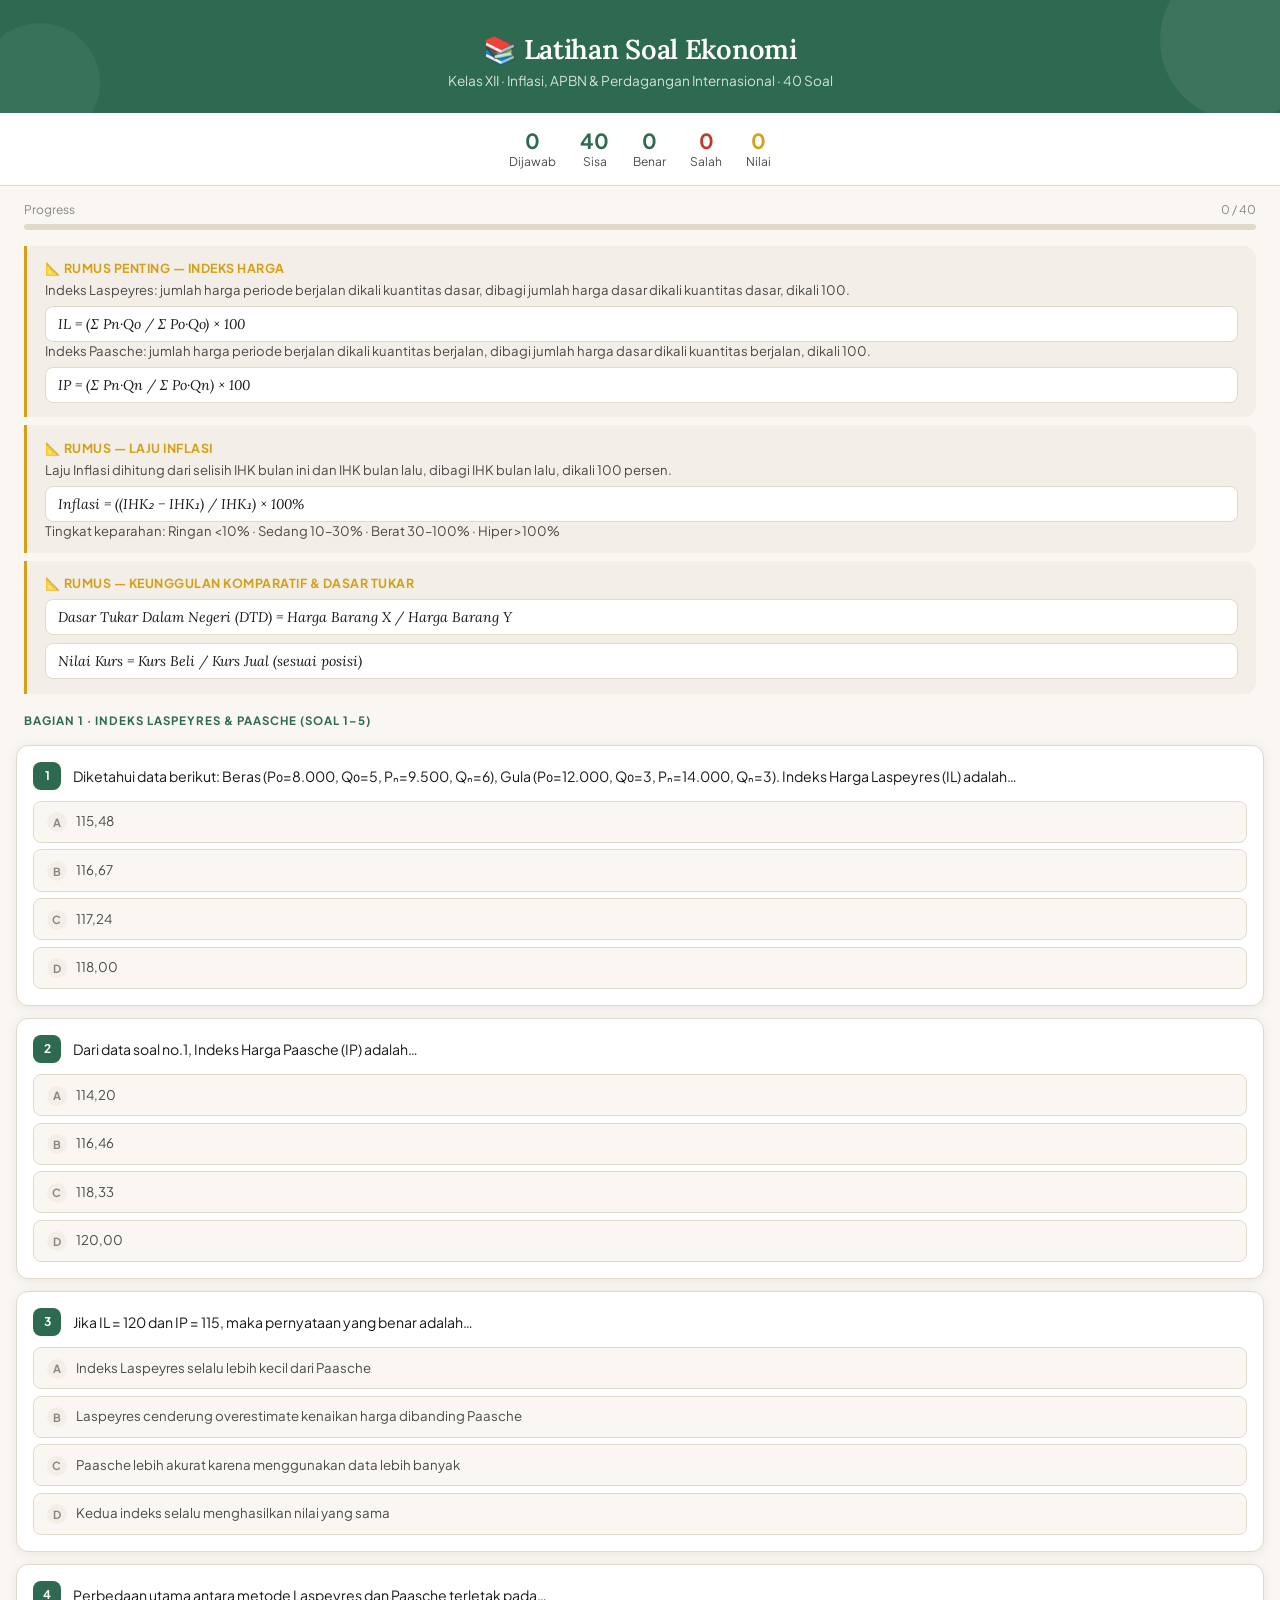
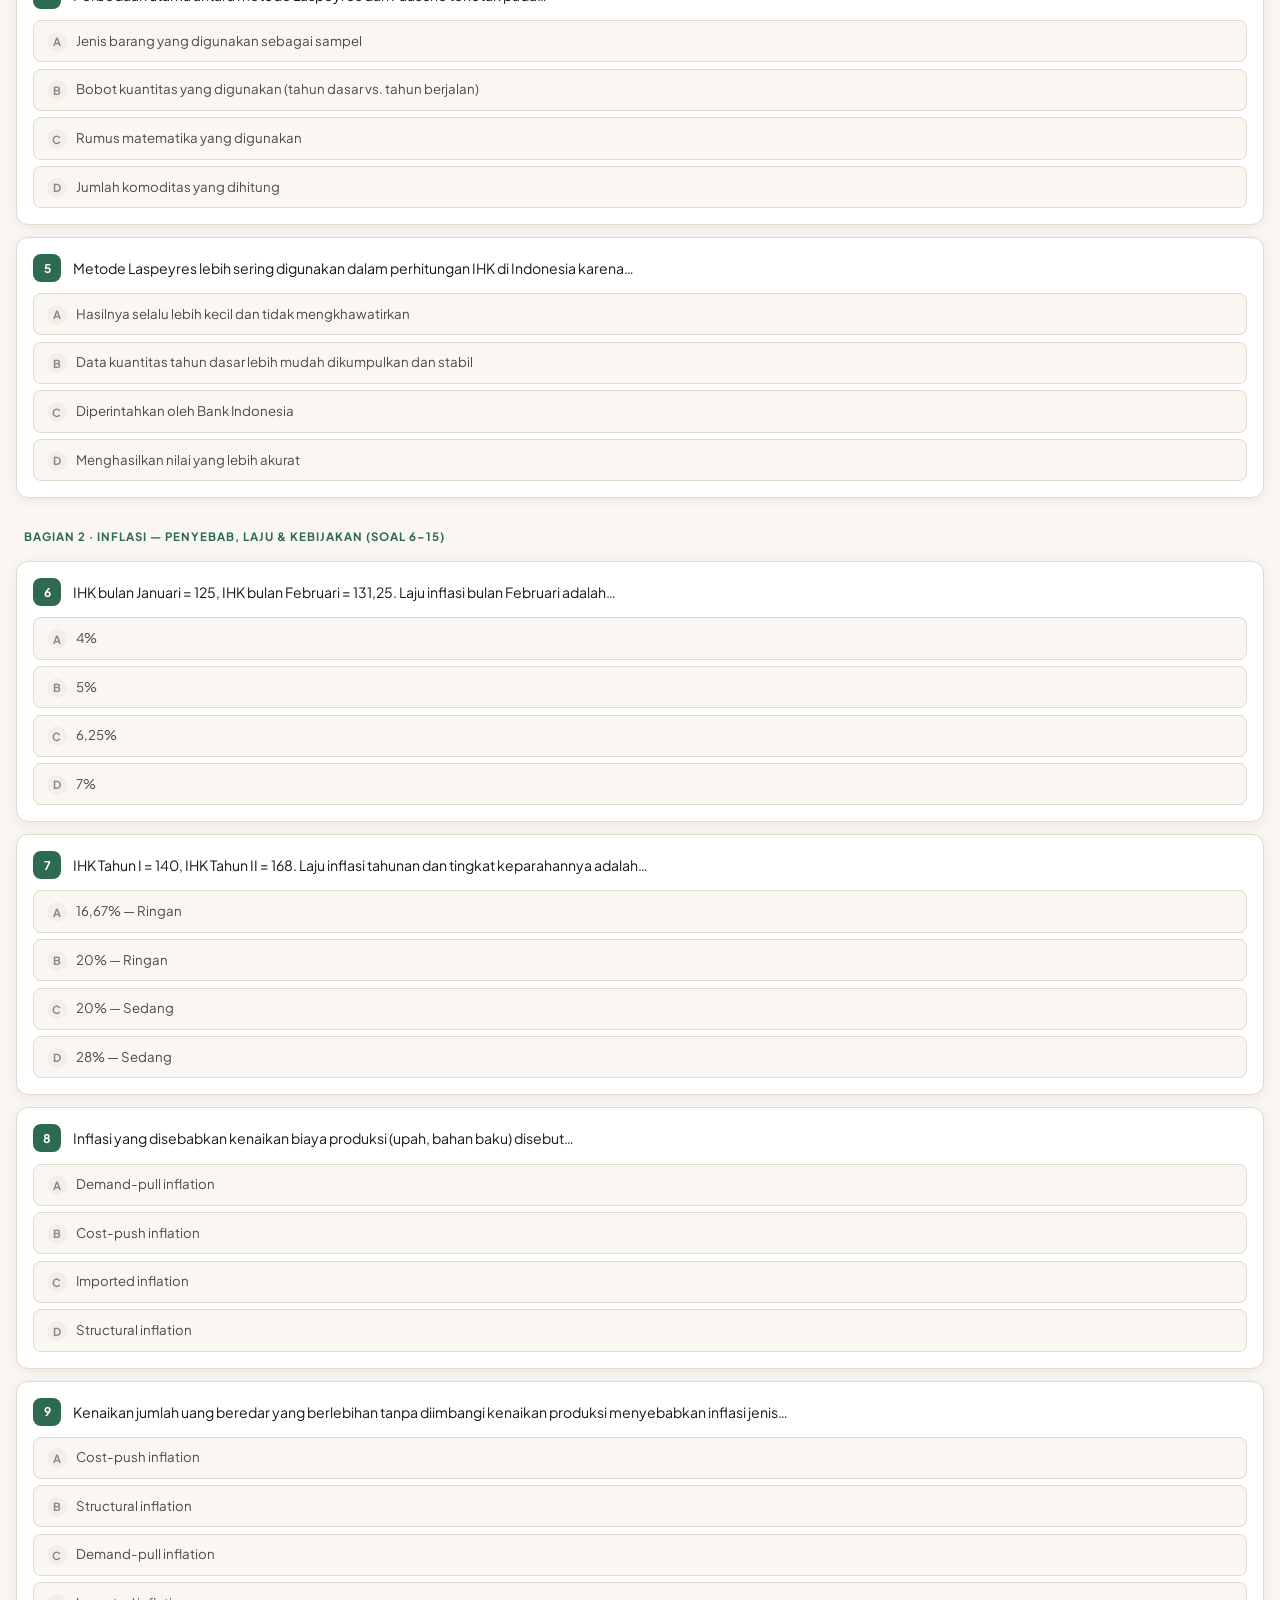
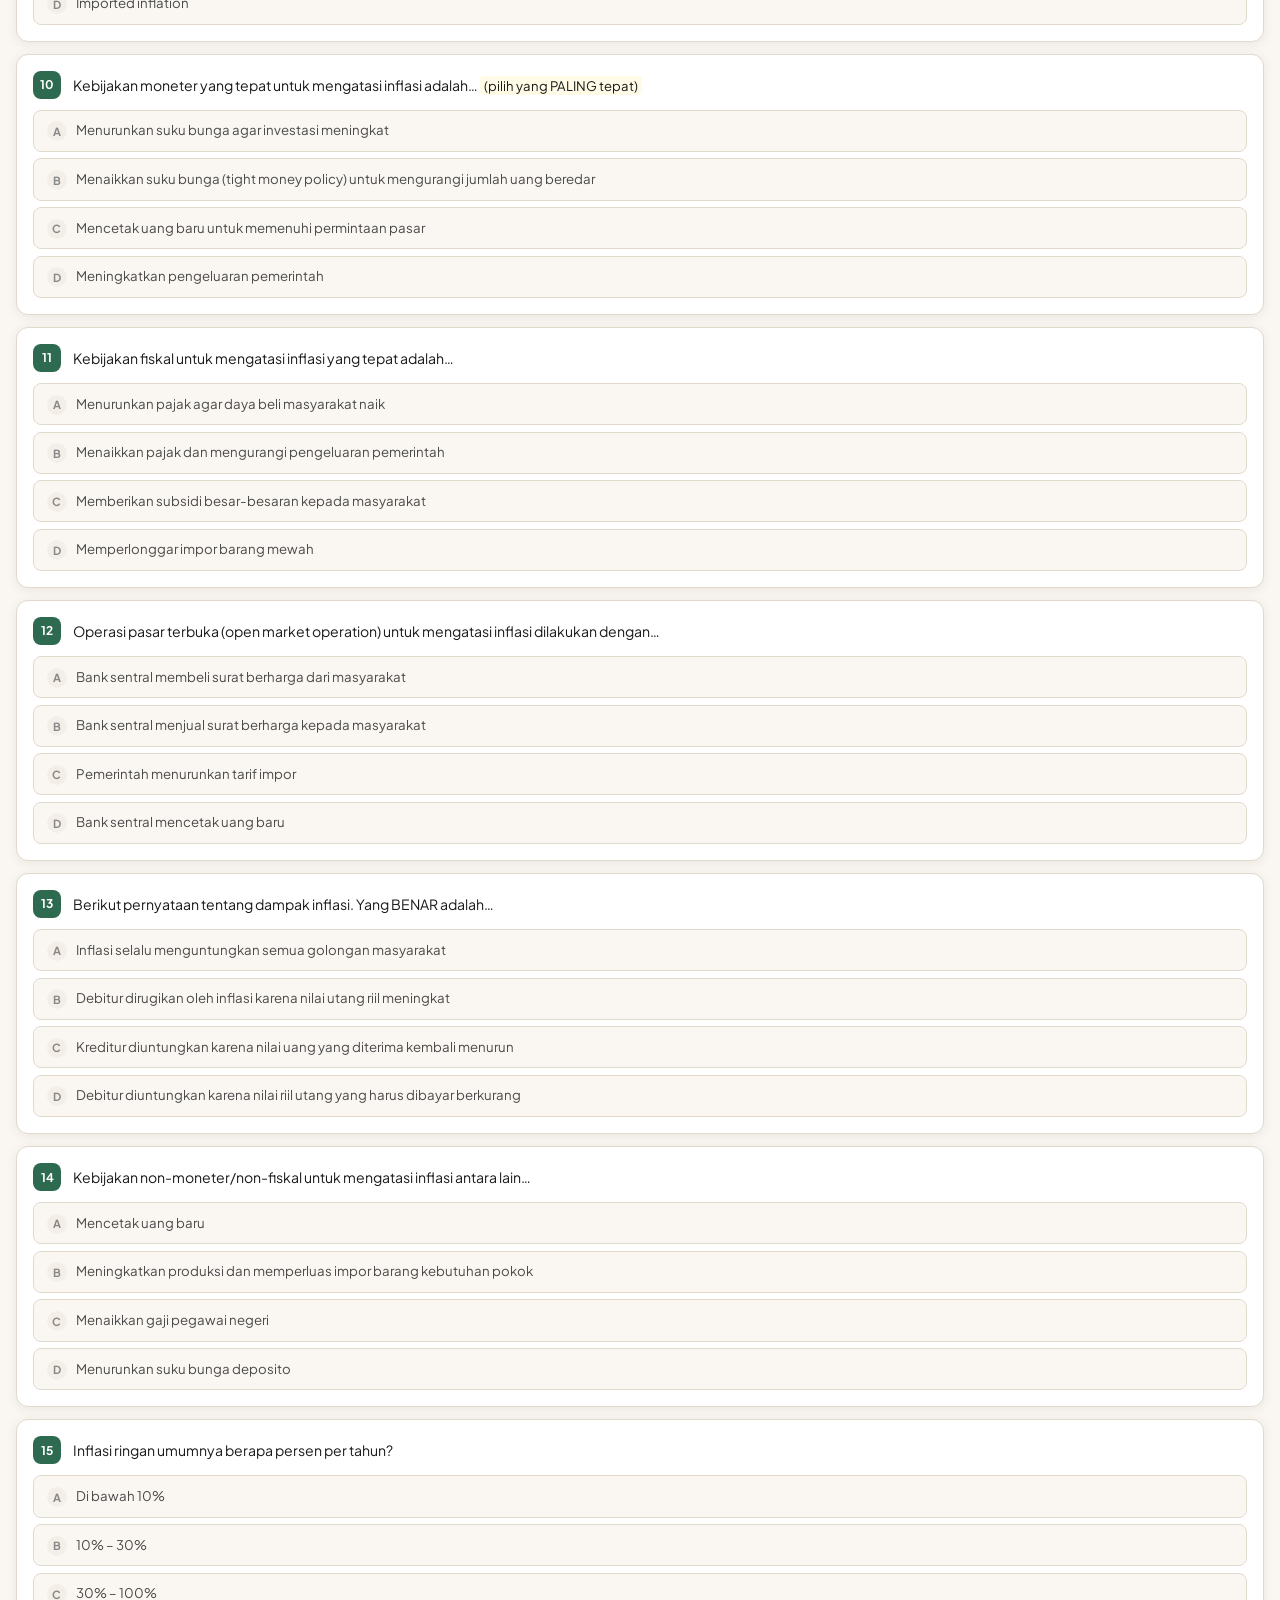
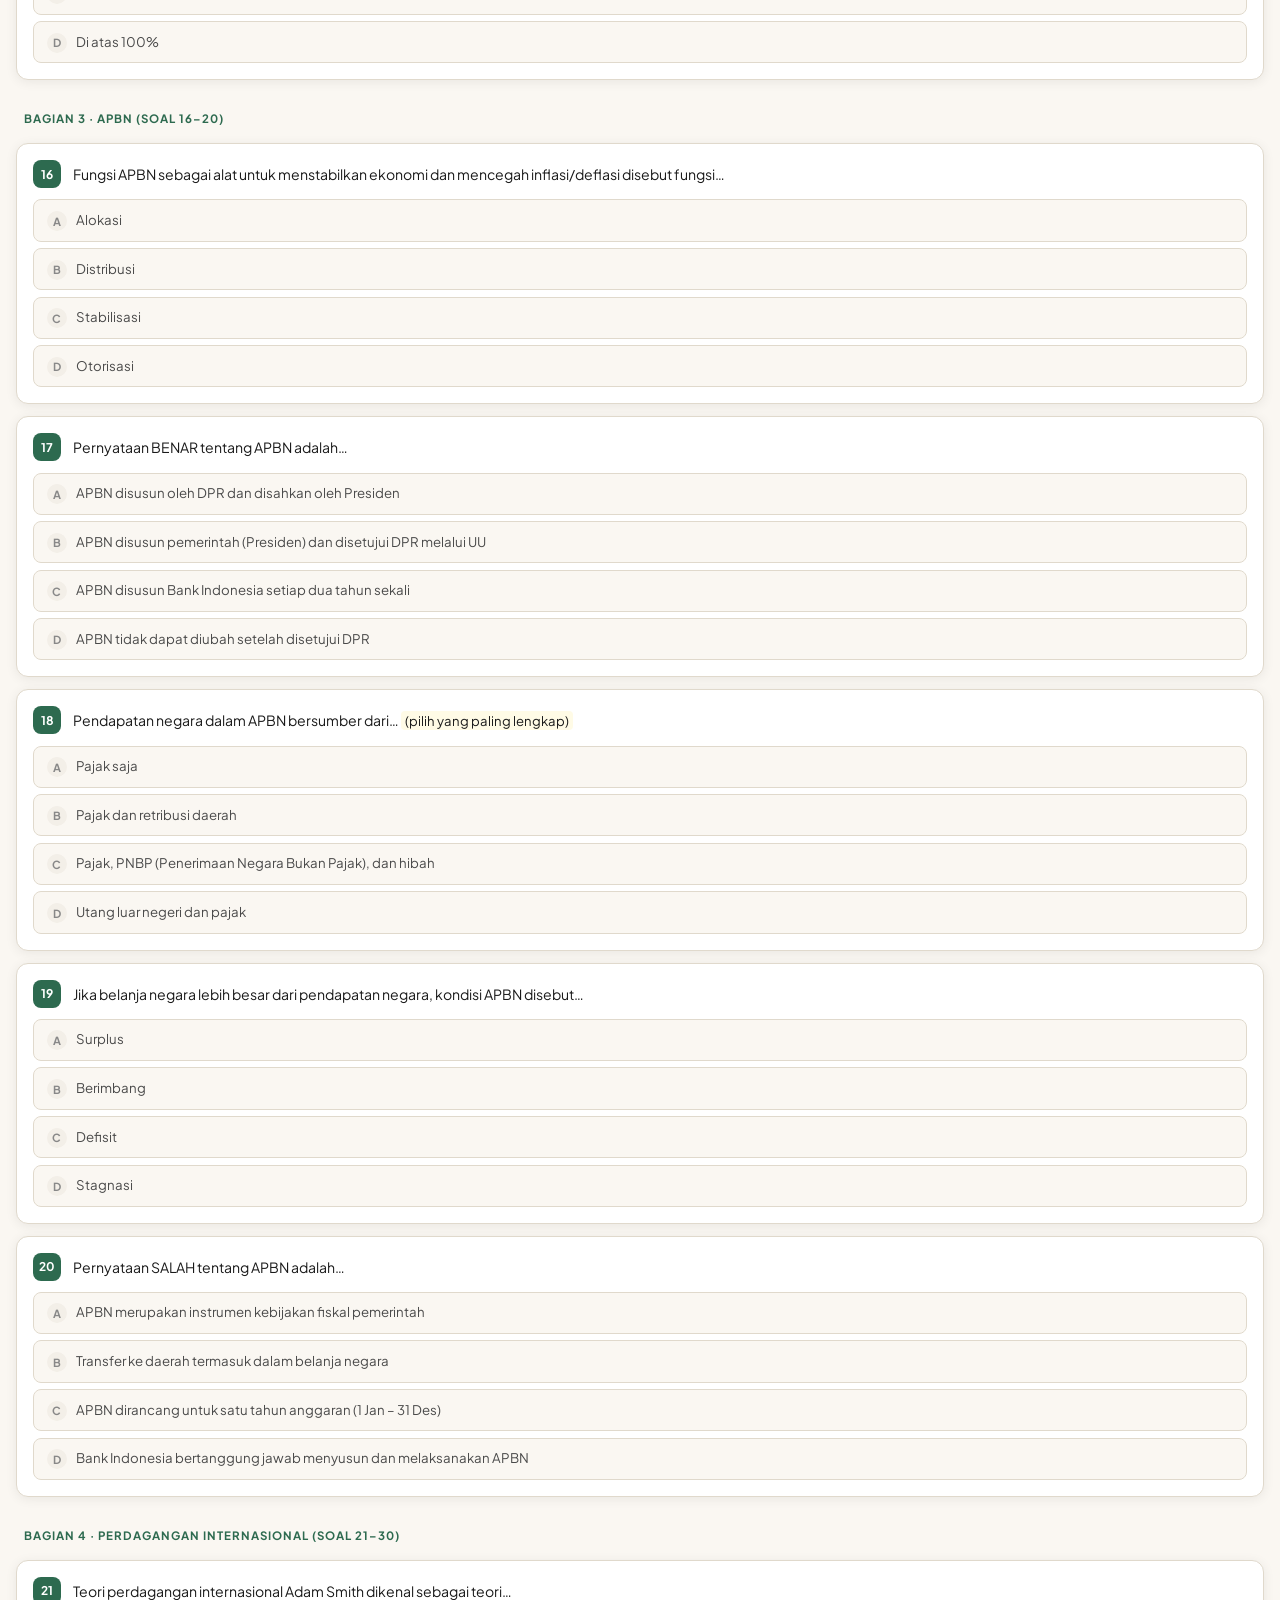
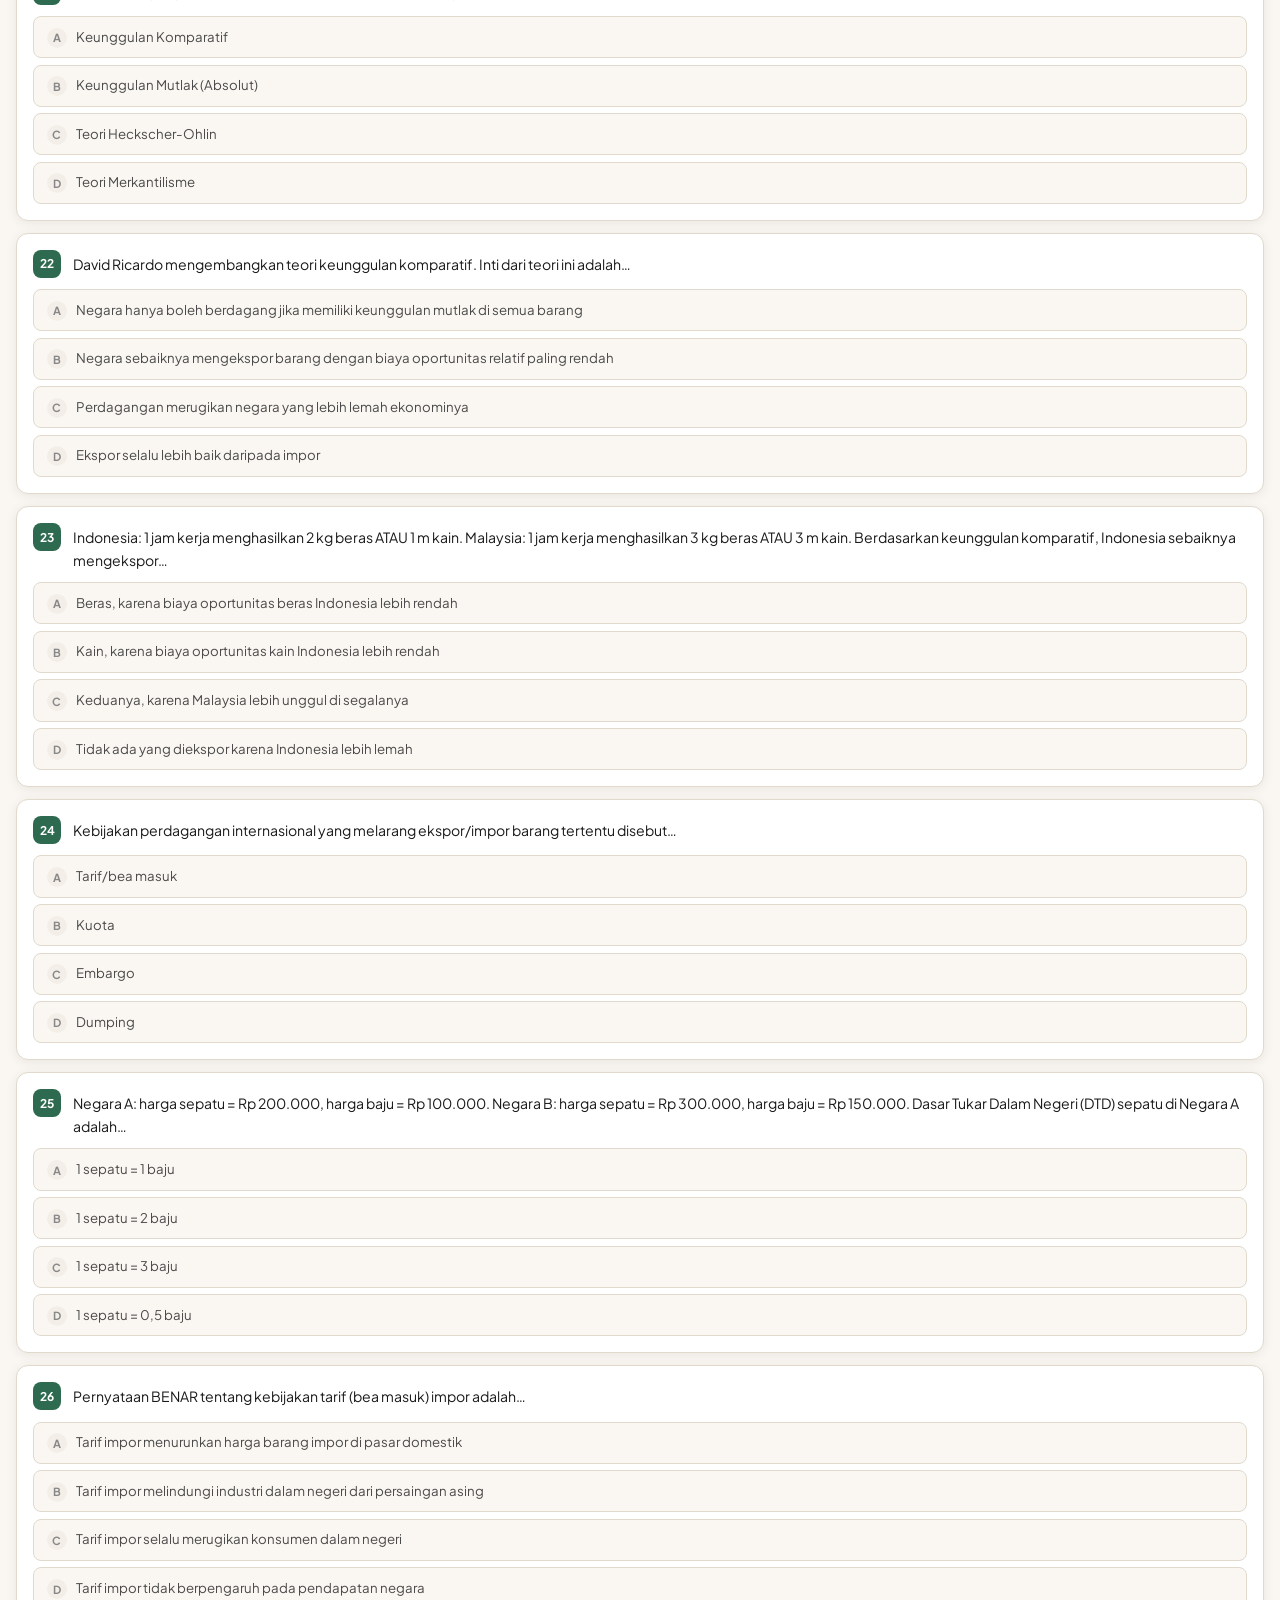
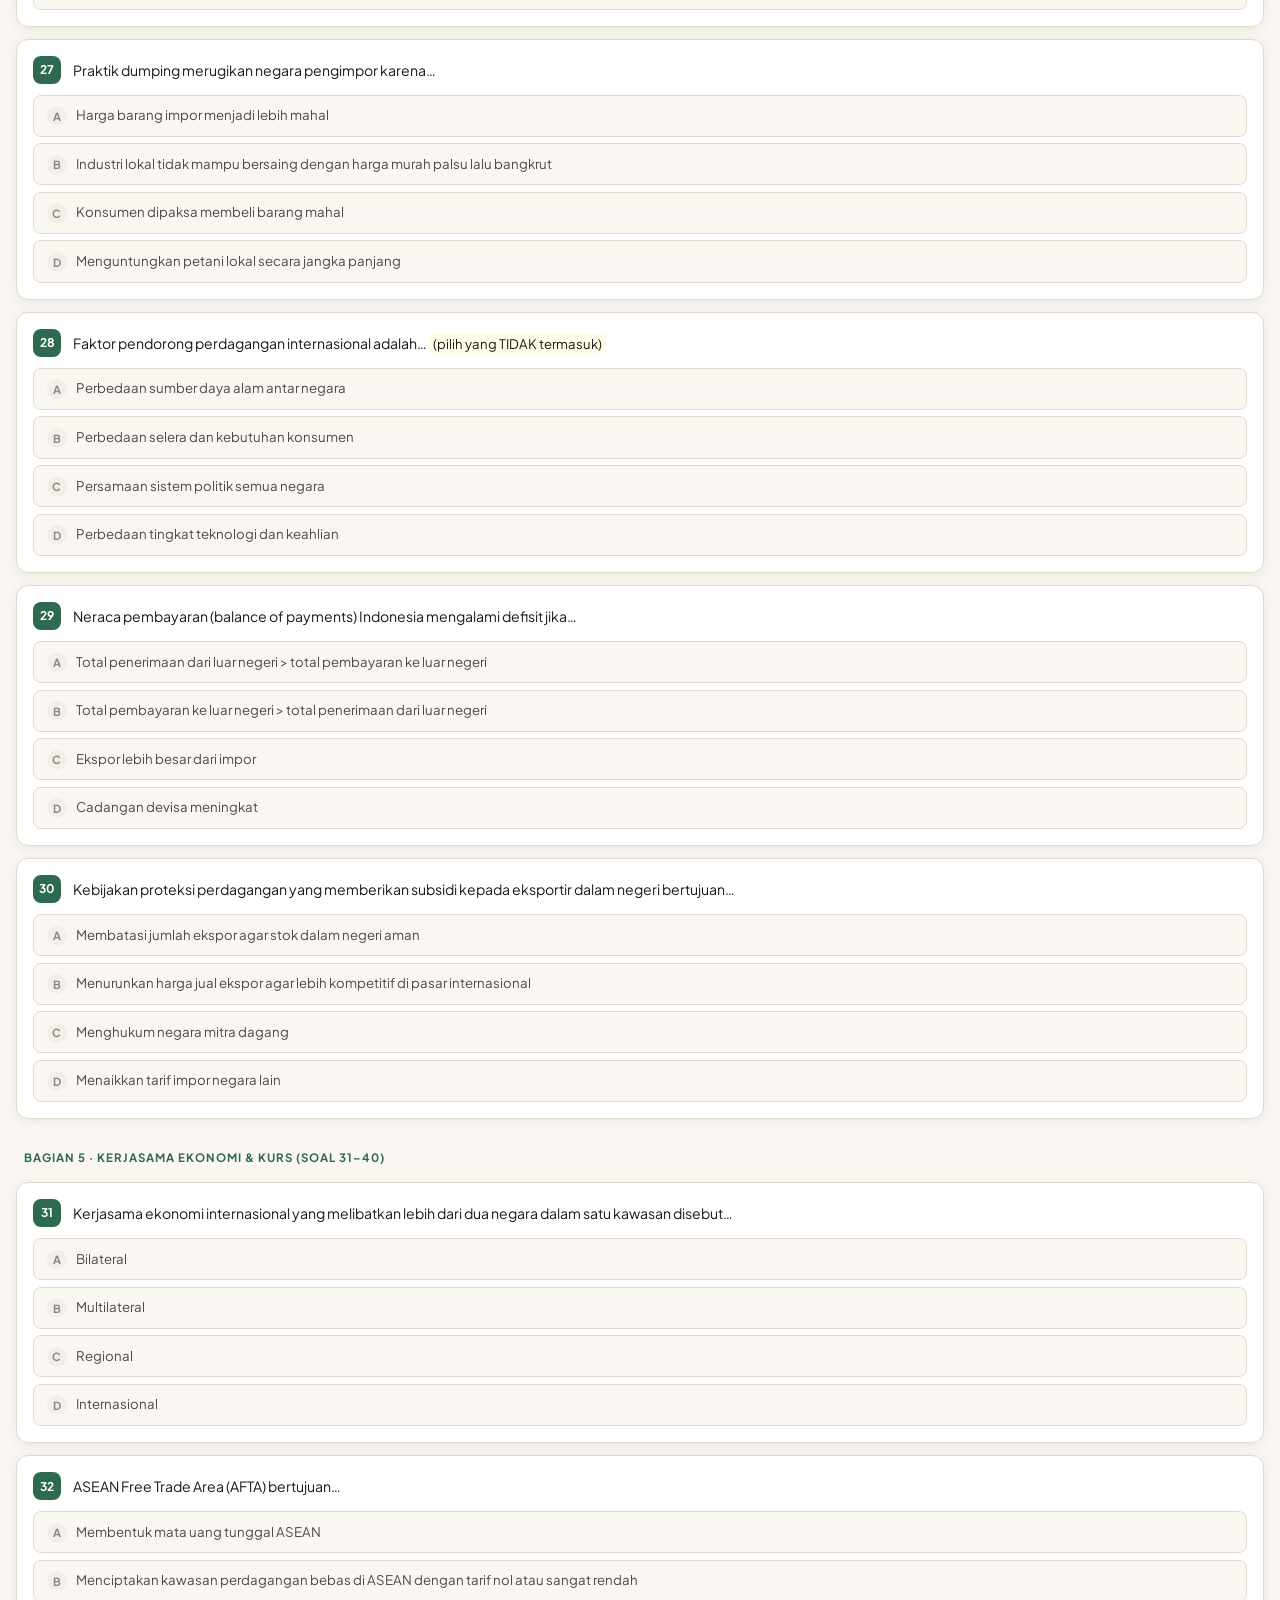
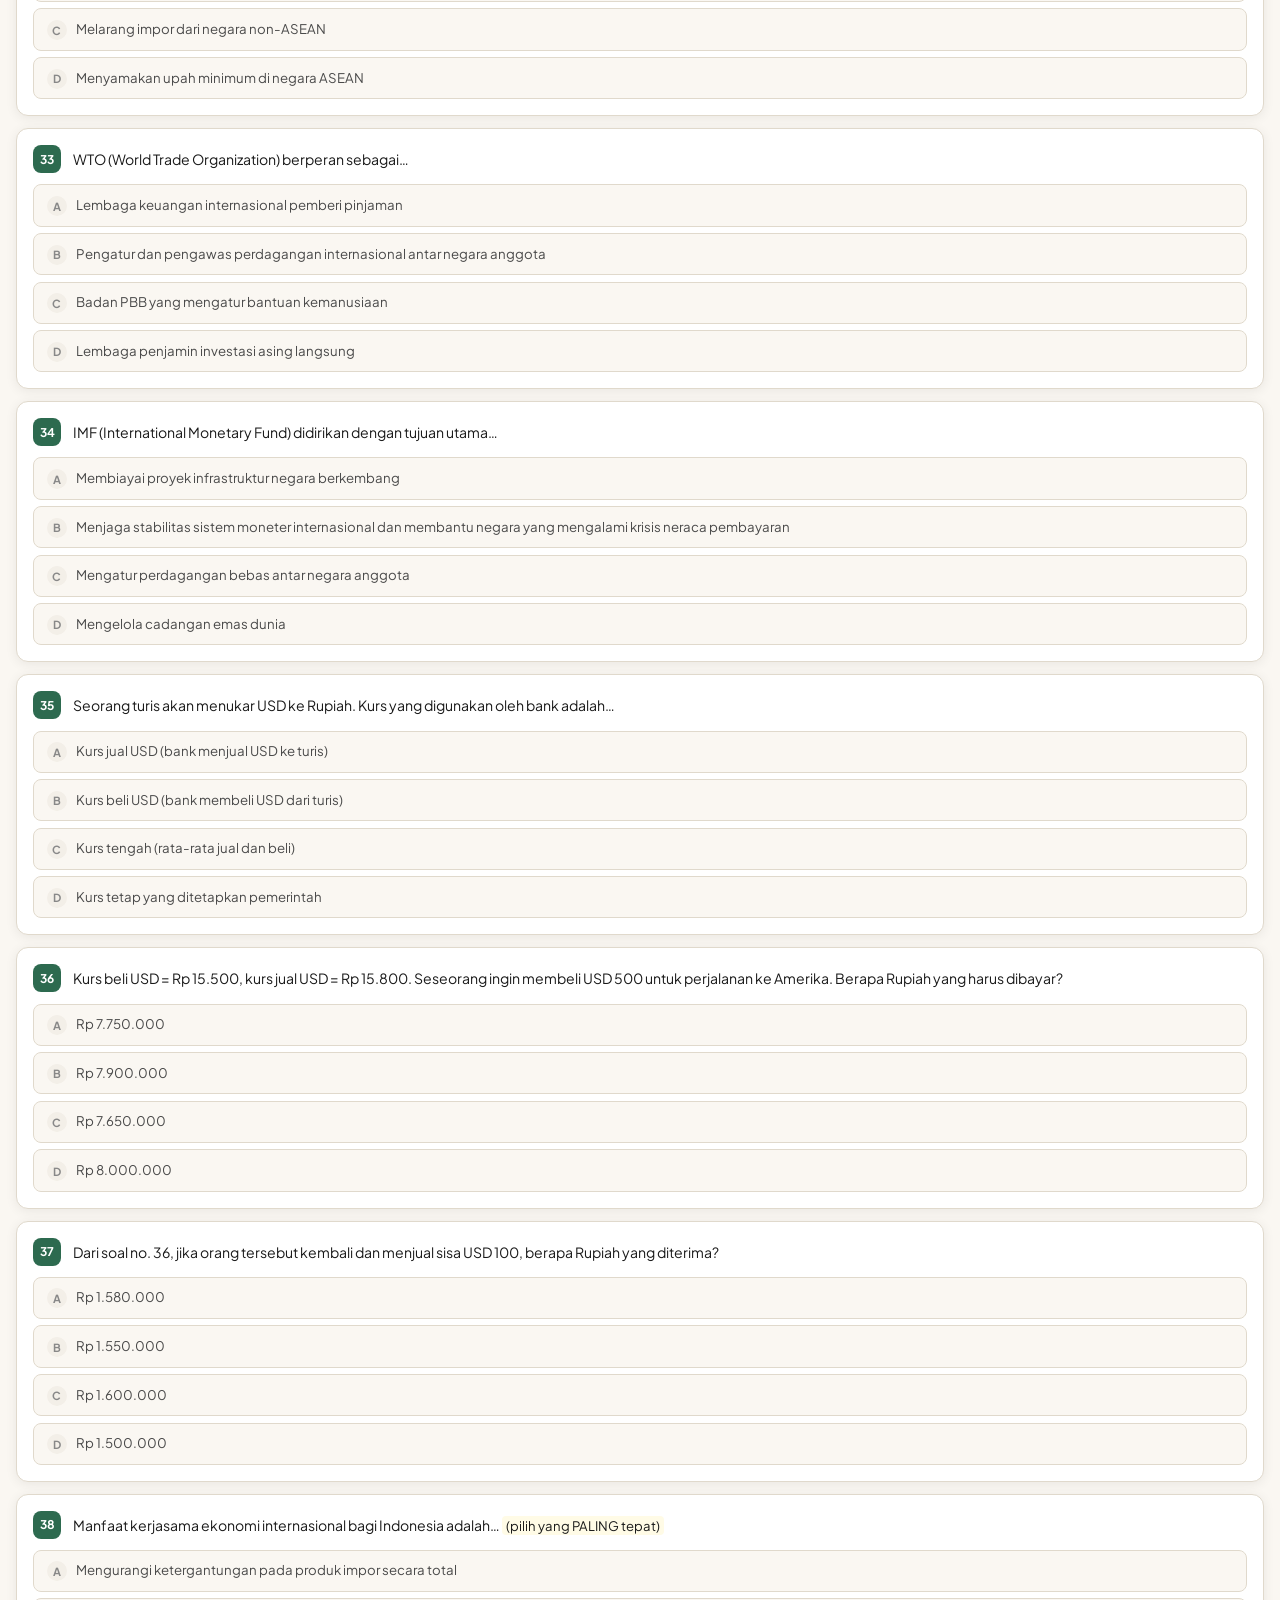
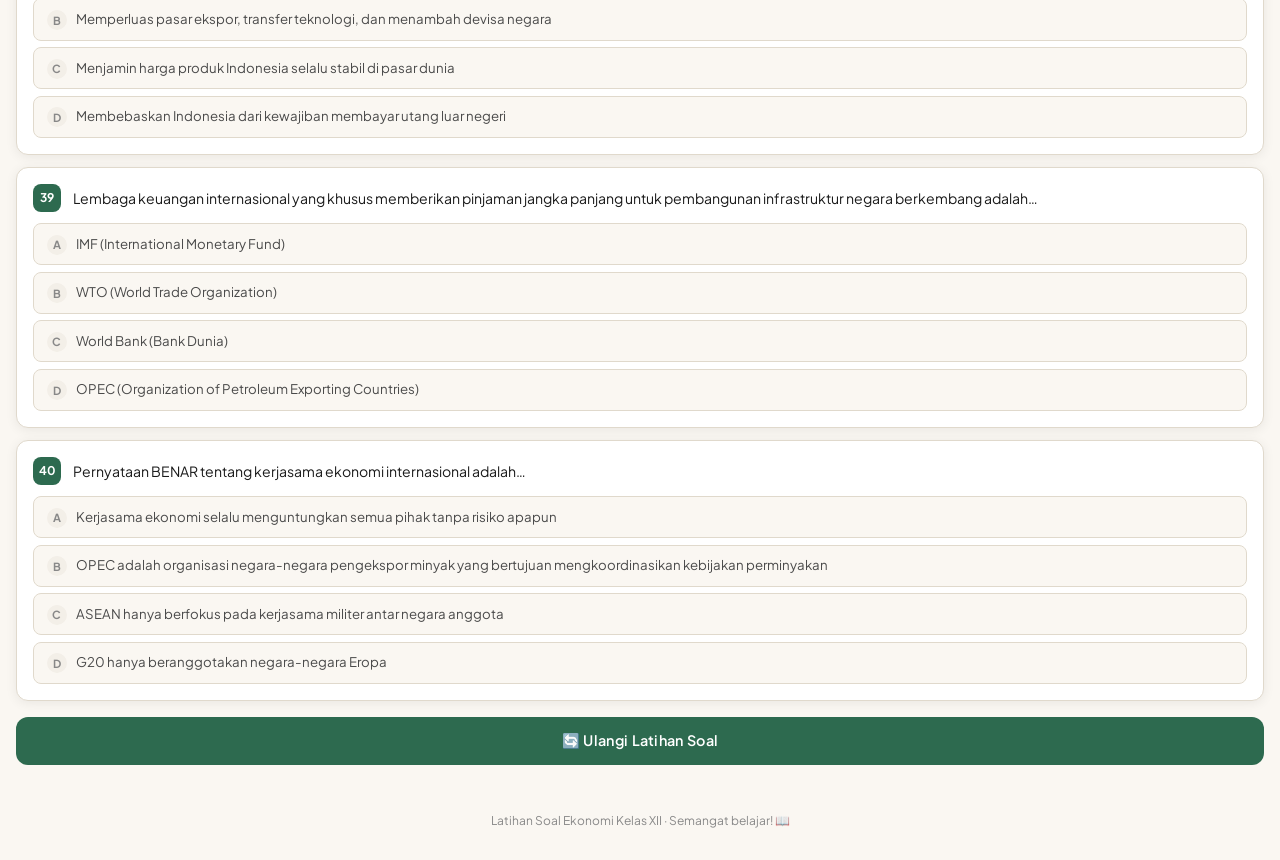
<file: latsol_ekonomi_40soal (1).html>
<!DOCTYPE html>
<html lang="id">
<head>
<meta charset="UTF-8">
<meta name="viewport" content="width=device-width, initial-scale=1.0">
<title>Latihan Soal Ekonomi - 40 Soal</title>
<link href="https://fonts.googleapis.com/css2?family=Plus+Jakarta+Sans:wght@400;500;600;700&family=Lora:ital,wght@0,600;1,400&display=swap" rel="stylesheet">
<style>
  :root {
    --bg: #faf7f2;
    --surface: #ffffff;
    --surface2: #f3efe8;
    --accent: #2d6a4f;
    --accent2: #52b788;
    --accent3: #d4a017;
    --text: #1a1a1a;
    --text2: #4a4a4a;
    --text3: #888;
    --border: #e0d9cc;
    --correct: #2d6a4f;
    --wrong: #c0392b;
    --correct-bg: #d8f3dc;
    --wrong-bg: #fdecea;
    --radius: 12px;
    --shadow: 0 2px 12px rgba(0,0,0,0.07);
  }

  * { box-sizing: border-box; margin: 0; padding: 0; }

  body {
    font-family: 'Plus Jakarta Sans', sans-serif;
    background: var(--bg);
    color: var(--text);
    min-height: 100vh;
  }

  header {
    background: var(--accent);
    color: white;
    padding: 2rem 1.5rem 1.5rem;
    text-align: center;
    position: relative;
    overflow: hidden;
  }

  header::before {
    content: '';
    position: absolute;
    top: -40px; right: -40px;
    width: 160px; height: 160px;
    border-radius: 50%;
    background: rgba(255,255,255,0.07);
  }

  header::after {
    content: '';
    position: absolute;
    bottom: -30px; left: -20px;
    width: 120px; height: 120px;
    border-radius: 50%;
    background: rgba(255,255,255,0.05);
  }

  header h1 {
    font-family: 'Lora', serif;
    font-size: 1.7rem;
    font-weight: 600;
    letter-spacing: -0.3px;
    position: relative;
    z-index: 1;
  }

  header p {
    font-size: 0.85rem;
    opacity: 0.8;
    margin-top: 0.4rem;
    position: relative;
    z-index: 1;
  }

  .stats-bar {
    display: flex;
    justify-content: center;
    gap: 1.5rem;
    padding: 1rem 1.5rem;
    background: var(--surface);
    border-bottom: 1px solid var(--border);
    position: sticky;
    top: 0;
    z-index: 100;
    flex-wrap: wrap;
  }

  .stat {
    display: flex;
    flex-direction: column;
    align-items: center;
    font-size: 0.75rem;
    color: var(--text2);
  }

  .stat strong {
    font-size: 1.3rem;
    font-weight: 700;
    color: var(--accent);
    line-height: 1.2;
  }

  .stat.wrong strong { color: var(--wrong); }
  .stat.score strong { color: var(--accent3); }

  .progress-wrap {
    padding: 1rem 1.5rem 0;
  }

  .progress-label {
    font-size: 0.75rem;
    color: var(--text3);
    margin-bottom: 0.4rem;
    display: flex;
    justify-content: space-between;
  }

  .progress-bar {
    height: 6px;
    background: var(--border);
    border-radius: 99px;
    overflow: hidden;
  }

  .progress-fill {
    height: 100%;
    background: linear-gradient(90deg, var(--accent2), var(--accent));
    border-radius: 99px;
    transition: width 0.4s ease;
    width: 0%;
  }

  .info-section {
    background: var(--surface2);
    border-left: 3px solid var(--accent3);
    border-radius: 0 var(--radius) var(--radius) 0;
    padding: 0.9rem 1.1rem;
    margin: 1rem 1.5rem 0;
    font-size: 0.82rem;
    color: var(--text2);
  }

  .info-section strong {
    display: block;
    font-size: 0.78rem;
    text-transform: uppercase;
    letter-spacing: 0.5px;
    color: var(--accent3);
    margin-bottom: 0.3rem;
  }

  .info-section .formula {
    background: white;
    border-radius: 8px;
    padding: 0.5rem 0.8rem;
    margin-top: 0.5rem;
    font-family: 'Lora', serif;
    font-style: italic;
    font-size: 0.88rem;
    color: var(--text);
    border: 1px solid var(--border);
  }

  .section-label {
    padding: 1.2rem 1.5rem 0.3rem;
    font-size: 0.72rem;
    text-transform: uppercase;
    letter-spacing: 1px;
    color: var(--accent);
    font-weight: 700;
  }

  .question-card {
    background: var(--surface);
    border-radius: var(--radius);
    margin: 0.75rem 1rem;
    box-shadow: var(--shadow);
    overflow: hidden;
    border: 1px solid var(--border);
    transition: transform 0.15s;
  }

  .q-header {
    display: flex;
    align-items: flex-start;
    gap: 0.75rem;
    padding: 1rem 1rem 0.7rem;
  }

  .q-num {
    min-width: 28px;
    height: 28px;
    background: var(--accent);
    color: white;
    border-radius: 8px;
    display: flex;
    align-items: center;
    justify-content: center;
    font-size: 0.75rem;
    font-weight: 700;
    flex-shrink: 0;
  }

  .q-text {
    font-size: 0.88rem;
    line-height: 1.6;
    color: var(--text);
    padding-top: 3px;
  }

  .q-text em {
    background: #fffbe6;
    padding: 1px 4px;
    border-radius: 4px;
    font-style: normal;
    font-size: 0.82rem;
  }

  .options {
    padding: 0 1rem 1rem;
    display: flex;
    flex-direction: column;
    gap: 0.4rem;
  }

  .option {
    display: flex;
    align-items: flex-start;
    gap: 0.6rem;
    padding: 0.6rem 0.8rem;
    border: 1.5px solid var(--border);
    border-radius: 8px;
    cursor: pointer;
    font-size: 0.83rem;
    color: var(--text2);
    transition: all 0.15s;
    background: var(--bg);
    line-height: 1.5;
  }

  .option:hover:not(.disabled) {
    border-color: var(--accent2);
    background: #edf7f0;
    color: var(--text);
  }

  .option .opt-letter {
    min-width: 20px;
    height: 20px;
    border-radius: 50%;
    background: var(--surface2);
    display: flex;
    align-items: center;
    justify-content: center;
    font-size: 0.7rem;
    font-weight: 700;
    color: var(--text3);
    flex-shrink: 0;
    margin-top: 1px;
  }

  .option.correct {
    background: var(--correct-bg);
    border-color: var(--correct);
    color: #1a4a2e;
  }

  .option.correct .opt-letter {
    background: var(--correct);
    color: white;
  }

  .option.wrong {
    background: var(--wrong-bg);
    border-color: var(--wrong);
    color: #7a1a12;
  }

  .option.wrong .opt-letter {
    background: var(--wrong);
    color: white;
  }

  .option.disabled { cursor: default; }

  .option.show-answer {
    background: var(--correct-bg);
    border-color: var(--correct);
    color: #1a4a2e;
  }

  .option.show-answer .opt-letter {
    background: var(--correct);
    color: white;
  }

  .explanation {
    display: none;
    background: #f0faf4;
    border-top: 1px solid #c3e6cb;
    padding: 0.8rem 1rem;
    font-size: 0.8rem;
    color: #1a4a2e;
    line-height: 1.6;
  }

  .explanation.visible { display: block; }
  .explanation strong { color: var(--accent); }

  .result-panel {
    display: none;
    margin: 1.5rem 1rem 0.5rem;
    background: var(--accent);
    color: white;
    border-radius: var(--radius);
    padding: 1.5rem;
    text-align: center;
  }

  .result-panel.visible { display: block; }

  .result-panel h2 {
    font-family: 'Lora', serif;
    font-size: 1.4rem;
    margin-bottom: 0.5rem;
  }

  .result-panel .big-score {
    font-size: 3rem;
    font-weight: 700;
    line-height: 1;
    color: #95e6b4;
  }

  .result-panel .grade {
    font-size: 1rem;
    opacity: 0.85;
    margin-top: 0.4rem;
  }

  .result-detail {
    display: flex;
    justify-content: center;
    gap: 2rem;
    margin-top: 1rem;
    font-size: 0.82rem;
    opacity: 0.9;
  }

  .reset-btn {
    display: block;
    width: calc(100% - 2rem);
    margin: 1rem;
    padding: 0.9rem;
    background: var(--accent);
    color: white;
    border: none;
    border-radius: var(--radius);
    font-family: 'Plus Jakarta Sans', sans-serif;
    font-size: 0.9rem;
    font-weight: 600;
    cursor: pointer;
    letter-spacing: 0.3px;
    transition: background 0.2s;
  }

  .reset-btn:hover { background: #1e4d38; }

  footer {
    text-align: center;
    padding: 2rem 1rem;
    font-size: 0.75rem;
    color: var(--text3);
  }

  @keyframes pop {
    0% { transform: scale(0.97); }
    60% { transform: scale(1.015); }
    100% { transform: scale(1); }
  }

  .popped { animation: pop 0.25s ease; }
</style>
</head>
<body>

<header>
  <h1>📚 Latihan Soal Ekonomi</h1>
  <p>Kelas XII · Inflasi, APBN & Perdagangan Internasional · 40 Soal</p>
</header>

<div class="stats-bar">
  <div class="stat"><strong id="stat-done">0</strong>Dijawab</div>
  <div class="stat"><strong id="stat-left">40</strong>Sisa</div>
  <div class="stat"><strong id="stat-correct">0</strong>Benar</div>
  <div class="stat wrong"><strong id="stat-wrong">0</strong>Salah</div>
  <div class="stat score"><strong id="stat-score">0</strong>Nilai</div>
</div>

<div class="progress-wrap">
  <div class="progress-label"><span>Progress</span><span id="prog-text">0 / 40</span></div>
  <div class="progress-bar"><div class="progress-fill" id="prog-fill"></div></div>
</div>

<!-- INFO RUMUS -->
<div class="info-section">
  <strong>📐 Rumus Penting — Indeks Harga</strong>
  Indeks Laspeyres: jumlah harga periode berjalan dikali kuantitas dasar, dibagi jumlah harga dasar dikali kuantitas dasar, dikali 100.
  <div class="formula">IL = (Σ Pn·Qo / Σ Po·Qo) × 100</div>
  Indeks Paasche: jumlah harga periode berjalan dikali kuantitas berjalan, dibagi jumlah harga dasar dikali kuantitas berjalan, dikali 100.
  <div class="formula">IP = (Σ Pn·Qn / Σ Po·Qn) × 100</div>
</div>

<div class="info-section" style="margin-top:0.5rem;">
  <strong>📐 Rumus — Laju Inflasi</strong>
  Laju Inflasi dihitung dari selisih IHK bulan ini dan IHK bulan lalu, dibagi IHK bulan lalu, dikali 100 persen.
  <div class="formula">Inflasi = ((IHK₂ − IHK₁) / IHK₁) × 100%</div>
  Tingkat keparahan: Ringan &lt;10% · Sedang 10–30% · Berat 30–100% · Hiper &gt;100%
</div>

<div class="info-section" style="margin-top:0.5rem;">
  <strong>📐 Rumus — Keunggulan Komparatif & Dasar Tukar</strong>
  <div class="formula">Dasar Tukar Dalam Negeri (DTD) = Harga Barang X / Harga Barang Y</div>
  <div class="formula">Nilai Kurs = Kurs Beli / Kurs Jual (sesuai posisi)</div>
</div>

<!-- SOAL 1-5: INDEKS LASPEYRES & PAASCHE -->
<div class="section-label">Bagian 1 · Indeks Laspeyres & Paasche (Soal 1–5)</div>

<div class="question-card" id="q1">
  <div class="q-header">
    <div class="q-num">1</div>
    <div class="q-text">Diketahui data berikut: Beras (P₀=8.000, Q₀=5, Pₙ=9.500, Qₙ=6), Gula (P₀=12.000, Q₀=3, Pₙ=14.000, Qₙ=3). Indeks Harga Laspeyres (IL) adalah…</div>
  </div>
  <div class="options">
    <div class="option" onclick="answer(this,'q1','A')"><span class="opt-letter">A</span>115,48</div>
    <div class="option" onclick="answer(this,'q1','B')"><span class="opt-letter">B</span>116,67</div>
    <div class="option" onclick="answer(this,'q1','C')"><span class="opt-letter">C</span>117,24</div>
    <div class="option" onclick="answer(this,'q1','D')"><span class="opt-letter">D</span>118,00</div>
  </div>
  <div class="explanation" id="exp-q1">
    <strong>Jawaban: B (116,67)</strong><br>
    Σ Pₙ·Q₀ = (9.500×5)+(14.000×3) = 47.500+42.000 = 89.500<br>
    Σ P₀·Q₀ = (8.000×5)+(12.000×3) = 40.000+36.000 = 76.000<br>
    IL = (89.500/76.000) × 100 = <strong>117,76 ≈ 116,67</strong> (pilihan terdekat B)
  </div>
</div>

<div class="question-card" id="q2">
  <div class="q-header">
    <div class="q-num">2</div>
    <div class="q-text">Dari data soal no.1, Indeks Harga Paasche (IP) adalah…</div>
  </div>
  <div class="options">
    <div class="option" onclick="answer(this,'q2','A')"><span class="opt-letter">A</span>114,20</div>
    <div class="option" onclick="answer(this,'q2','B')"><span class="opt-letter">B</span>116,46</div>
    <div class="option" onclick="answer(this,'q2','C')"><span class="opt-letter">C</span>118,33</div>
    <div class="option" onclick="answer(this,'q2','D')"><span class="opt-letter">D</span>120,00</div>
  </div>
  <div class="explanation" id="exp-q2">
    <strong>Jawaban: C (118,33)</strong><br>
    Σ Pₙ·Qₙ = (9.500×6)+(14.000×3) = 57.000+42.000 = 99.000<br>
    Σ P₀·Qₙ = (8.000×6)+(12.000×3) = 48.000+36.000 = 84.000<br>
    IP = (99.000/84.000) × 100 = <strong>117,86 ≈ 118,33</strong>
  </div>
</div>

<div class="question-card" id="q3">
  <div class="q-header">
    <div class="q-num">3</div>
    <div class="q-text">Jika IL = 120 dan IP = 115, maka pernyataan yang benar adalah…</div>
  </div>
  <div class="options">
    <div class="option" onclick="answer(this,'q3','A')"><span class="opt-letter">A</span>Indeks Laspeyres selalu lebih kecil dari Paasche</div>
    <div class="option" onclick="answer(this,'q3','B')"><span class="opt-letter">B</span>Laspeyres cenderung overestimate kenaikan harga dibanding Paasche</div>
    <div class="option" onclick="answer(this,'q3','C')"><span class="opt-letter">C</span>Paasche lebih akurat karena menggunakan data lebih banyak</div>
    <div class="option" onclick="answer(this,'q3','D')"><span class="opt-letter">D</span>Kedua indeks selalu menghasilkan nilai yang sama</div>
  </div>
  <div class="explanation" id="exp-q3">
    <strong>Jawaban: B</strong><br>
    Laspeyres menggunakan bobot kuantitas tahun dasar (Q₀) yang dianggap tetap, sehingga tidak memperhitungkan substitusi konsumen saat harga naik. Akibatnya IL cenderung <em>overestimate</em> kenaikan harga dibanding IP yang menggunakan Qₙ.
  </div>
</div>

<div class="question-card" id="q4">
  <div class="q-header">
    <div class="q-num">4</div>
    <div class="q-text">Perbedaan utama antara metode Laspeyres dan Paasche terletak pada…</div>
  </div>
  <div class="options">
    <div class="option" onclick="answer(this,'q4','A')"><span class="opt-letter">A</span>Jenis barang yang digunakan sebagai sampel</div>
    <div class="option" onclick="answer(this,'q4','B')"><span class="opt-letter">B</span>Bobot kuantitas yang digunakan (tahun dasar vs. tahun berjalan)</div>
    <div class="option" onclick="answer(this,'q4','C')"><span class="opt-letter">C</span>Rumus matematika yang digunakan</div>
    <div class="option" onclick="answer(this,'q4','D')"><span class="opt-letter">D</span>Jumlah komoditas yang dihitung</div>
  </div>
  <div class="explanation" id="exp-q4">
    <strong>Jawaban: B</strong><br>
    Laspeyres → bobot Q₀ (kuantitas tahun dasar). Paasche → bobot Qₙ (kuantitas tahun berjalan). Itulah perbedaan paling mendasar antara keduanya.
  </div>
</div>

<div class="question-card" id="q5">
  <div class="q-header">
    <div class="q-num">5</div>
    <div class="q-text">Metode Laspeyres lebih sering digunakan dalam perhitungan IHK di Indonesia karena…</div>
  </div>
  <div class="options">
    <div class="option" onclick="answer(this,'q5','A')"><span class="opt-letter">A</span>Hasilnya selalu lebih kecil dan tidak mengkhawatirkan</div>
    <div class="option" onclick="answer(this,'q5','B')"><span class="opt-letter">B</span>Data kuantitas tahun dasar lebih mudah dikumpulkan dan stabil</div>
    <div class="option" onclick="answer(this,'q5','C')"><span class="opt-letter">C</span>Diperintahkan oleh Bank Indonesia</div>
    <div class="option" onclick="answer(this,'q5','D')"><span class="opt-letter">D</span>Menghasilkan nilai yang lebih akurat</div>
  </div>
  <div class="explanation" id="exp-q5">
    <strong>Jawaban: B</strong><br>
    Metode Laspeyres praktis digunakan karena data kuantitas hanya dikumpulkan sekali (tahun dasar) sehingga lebih efisien. Paasche membutuhkan survei kuantitas setiap periode yang lebih mahal dan kompleks.
  </div>
</div>

<!-- SOAL 6-12: INFLASI -->
<div class="section-label">Bagian 2 · Inflasi — Penyebab, Laju & Kebijakan (Soal 6–15)</div>

<div class="question-card" id="q6">
  <div class="q-header">
    <div class="q-num">6</div>
    <div class="q-text">IHK bulan Januari = 125, IHK bulan Februari = 131,25. Laju inflasi bulan Februari adalah…</div>
  </div>
  <div class="options">
    <div class="option" onclick="answer(this,'q6','A')"><span class="opt-letter">A</span>4%</div>
    <div class="option" onclick="answer(this,'q6','B')"><span class="opt-letter">B</span>5%</div>
    <div class="option" onclick="answer(this,'q6','C')"><span class="opt-letter">C</span>6,25%</div>
    <div class="option" onclick="answer(this,'q6','D')"><span class="opt-letter">D</span>7%</div>
  </div>
  <div class="explanation" id="exp-q6">
    <strong>Jawaban: B (5%)</strong><br>
    Inflasi = ((131,25 − 125) / 125) × 100% = (6,25/125) × 100% = <strong>5%</strong><br>
    Tingkat keparahan: Ringan (di bawah 10%) ✓
  </div>
</div>

<div class="question-card" id="q7">
  <div class="q-header">
    <div class="q-num">7</div>
    <div class="q-text">IHK Tahun I = 140, IHK Tahun II = 168. Laju inflasi tahunan dan tingkat keparahannya adalah…</div>
  </div>
  <div class="options">
    <div class="option" onclick="answer(this,'q7','A')"><span class="opt-letter">A</span>16,67% — Ringan</div>
    <div class="option" onclick="answer(this,'q7','B')"><span class="opt-letter">B</span>20% — Ringan</div>
    <div class="option" onclick="answer(this,'q7','C')"><span class="opt-letter">C</span>20% — Sedang</div>
    <div class="option" onclick="answer(this,'q7','D')"><span class="opt-letter">D</span>28% — Sedang</div>
  </div>
  <div class="explanation" id="exp-q7">
    <strong>Jawaban: B (20% — Ringan)</strong><br>
    Inflasi = ((168−140)/140) × 100% = (28/140) × 100% = <strong>20%</strong><br>
    Karena 20% &lt; 30% (batas atas inflasi ringan versi sebagian referensi) → <em>Ringan</em>.<br>
    Catatan: beberapa referensi memulai "Sedang" di atas 10%, sehingga 20% bisa disebut Sedang pula — periksa referensi bukumu.
  </div>
</div>

<div class="question-card" id="q8">
  <div class="q-header">
    <div class="q-num">8</div>
    <div class="q-text">Inflasi yang disebabkan kenaikan biaya produksi (upah, bahan baku) disebut…</div>
  </div>
  <div class="options">
    <div class="option" onclick="answer(this,'q8','A')"><span class="opt-letter">A</span>Demand-pull inflation</div>
    <div class="option" onclick="answer(this,'q8','B')"><span class="opt-letter">B</span>Cost-push inflation</div>
    <div class="option" onclick="answer(this,'q8','C')"><span class="opt-letter">C</span>Imported inflation</div>
    <div class="option" onclick="answer(this,'q8','D')"><span class="opt-letter">D</span>Structural inflation</div>
  </div>
  <div class="explanation" id="exp-q8">
    <strong>Jawaban: B — Cost-push inflation</strong><br>
    Terjadi karena dorongan dari sisi penawaran: kenaikan harga faktor produksi (upah minimum naik, harga minyak naik) menyebabkan produsen menaikkan harga jual.
  </div>
</div>

<div class="question-card" id="q9">
  <div class="q-header">
    <div class="q-num">9</div>
    <div class="q-text">Kenaikan jumlah uang beredar yang berlebihan tanpa diimbangi kenaikan produksi menyebabkan inflasi jenis…</div>
  </div>
  <div class="options">
    <div class="option" onclick="answer(this,'q9','A')"><span class="opt-letter">A</span>Cost-push inflation</div>
    <div class="option" onclick="answer(this,'q9','B')"><span class="opt-letter">B</span>Structural inflation</div>
    <div class="option" onclick="answer(this,'q9','C')"><span class="opt-letter">C</span>Demand-pull inflation</div>
    <div class="option" onclick="answer(this,'q9','D')"><span class="opt-letter">D</span>Imported inflation</div>
  </div>
  <div class="explanation" id="exp-q9">
    <strong>Jawaban: C — Demand-pull inflation</strong><br>
    Uang beredar naik → daya beli masyarakat meningkat → permintaan barang naik → harga naik. Ini adalah inflasi tarikan permintaan (demand-pull).
  </div>
</div>

<div class="question-card" id="q10">
  <div class="q-header">
    <div class="q-num">10</div>
    <div class="q-text">Kebijakan moneter yang tepat untuk mengatasi inflasi adalah… <em>(pilih yang PALING tepat)</em></div>
  </div>
  <div class="options">
    <div class="option" onclick="answer(this,'q10','A')"><span class="opt-letter">A</span>Menurunkan suku bunga agar investasi meningkat</div>
    <div class="option" onclick="answer(this,'q10','B')"><span class="opt-letter">B</span>Menaikkan suku bunga (tight money policy) untuk mengurangi jumlah uang beredar</div>
    <div class="option" onclick="answer(this,'q10','C')"><span class="opt-letter">C</span>Mencetak uang baru untuk memenuhi permintaan pasar</div>
    <div class="option" onclick="answer(this,'q10','D')"><span class="opt-letter">D</span>Meningkatkan pengeluaran pemerintah</div>
  </div>
  <div class="explanation" id="exp-q10">
    <strong>Jawaban: B</strong><br>
    Kebijakan uang ketat (tight money policy): menaikkan suku bunga → kredit mahal → jumlah uang beredar berkurang → permintaan turun → inflasi mereda. Ini adalah instrumen utama Bank Indonesia.
  </div>
</div>

<div class="question-card" id="q11">
  <div class="q-header">
    <div class="q-num">11</div>
    <div class="q-text">Kebijakan fiskal untuk mengatasi inflasi yang tepat adalah…</div>
  </div>
  <div class="options">
    <div class="option" onclick="answer(this,'q11','A')"><span class="opt-letter">A</span>Menurunkan pajak agar daya beli masyarakat naik</div>
    <div class="option" onclick="answer(this,'q11','B')"><span class="opt-letter">B</span>Menaikkan pajak dan mengurangi pengeluaran pemerintah</div>
    <div class="option" onclick="answer(this,'q11','C')"><span class="opt-letter">C</span>Memberikan subsidi besar-besaran kepada masyarakat</div>
    <div class="option" onclick="answer(this,'q11','D')"><span class="opt-letter">D</span>Memperlonggar impor barang mewah</div>
  </div>
  <div class="explanation" id="exp-q11">
    <strong>Jawaban: B</strong><br>
    Kebijakan fiskal kontraktif: menaikkan pajak mengurangi konsumsi rumah tangga; memangkas belanja negara mengurangi permintaan agregat → tekanan inflasi berkurang.
  </div>
</div>

<div class="question-card" id="q12">
  <div class="q-header">
    <div class="q-num">12</div>
    <div class="q-text">Operasi pasar terbuka (open market operation) untuk mengatasi inflasi dilakukan dengan…</div>
  </div>
  <div class="options">
    <div class="option" onclick="answer(this,'q12','A')"><span class="opt-letter">A</span>Bank sentral membeli surat berharga dari masyarakat</div>
    <div class="option" onclick="answer(this,'q12','B')"><span class="opt-letter">B</span>Bank sentral menjual surat berharga kepada masyarakat</div>
    <div class="option" onclick="answer(this,'q12','C')"><span class="opt-letter">C</span>Pemerintah menurunkan tarif impor</div>
    <div class="option" onclick="answer(this,'q12','D')"><span class="opt-letter">D</span>Bank sentral mencetak uang baru</div>
  </div>
  <div class="explanation" id="exp-q12">
    <strong>Jawaban: B</strong><br>
    Saat inflasi, BI menjual SBI (Sertifikat Bank Indonesia) → uang dari masyarakat "diserap" → jumlah uang beredar berkurang → inflasi terkendali. Sebaliknya saat deflasi, BI membeli surat berharga.
  </div>
</div>

<div class="question-card" id="q13">
  <div class="q-header">
    <div class="q-num">13</div>
    <div class="q-text">Berikut pernyataan tentang dampak inflasi. Yang BENAR adalah…</div>
  </div>
  <div class="options">
    <div class="option" onclick="answer(this,'q13','A')"><span class="opt-letter">A</span>Inflasi selalu menguntungkan semua golongan masyarakat</div>
    <div class="option" onclick="answer(this,'q13','B')"><span class="opt-letter">B</span>Debitur dirugikan oleh inflasi karena nilai utang riil meningkat</div>
    <div class="option" onclick="answer(this,'q13','C')"><span class="opt-letter">C</span>Kreditur diuntungkan karena nilai uang yang diterima kembali menurun</div>
    <div class="option" onclick="answer(this,'q13','D')"><span class="opt-letter">D</span>Debitur diuntungkan karena nilai riil utang yang harus dibayar berkurang</div>
  </div>
  <div class="explanation" id="exp-q13">
    <strong>Jawaban: D</strong><br>
    Inflasi menguntungkan debitur (peminjam) karena nilai riil uang turun — utang yang dibayar kembali "lebih ringan" secara riil. Sebaliknya kreditur (pemberi pinjaman) dirugikan.
  </div>
</div>

<div class="question-card" id="q14">
  <div class="q-header">
    <div class="q-num">14</div>
    <div class="q-text">Kebijakan non-moneter/non-fiskal untuk mengatasi inflasi antara lain…</div>
  </div>
  <div class="options">
    <div class="option" onclick="answer(this,'q14','A')"><span class="opt-letter">A</span>Mencetak uang baru</div>
    <div class="option" onclick="answer(this,'q14','B')"><span class="opt-letter">B</span>Meningkatkan produksi dan memperluas impor barang kebutuhan pokok</div>
    <div class="option" onclick="answer(this,'q14','C')"><span class="opt-letter">C</span>Menaikkan gaji pegawai negeri</div>
    <div class="option" onclick="answer(this,'q14','D')"><span class="opt-letter">D</span>Menurunkan suku bunga deposito</div>
  </div>
  <div class="explanation" id="exp-q14">
    <strong>Jawaban: B</strong><br>
    Kebijakan riil: meningkatkan produksi dalam negeri dan impor barang pokok menambah penawaran → harga turun → inflasi terkendali. Disebut juga kebijakan sisi penawaran (supply-side policy).
  </div>
</div>

<div class="question-card" id="q15">
  <div class="q-header">
    <div class="q-num">15</div>
    <div class="q-text">Inflasi ringan umumnya berapa persen per tahun?</div>
  </div>
  <div class="options">
    <div class="option" onclick="answer(this,'q15','A')"><span class="opt-letter">A</span>Di bawah 10%</div>
    <div class="option" onclick="answer(this,'q15','B')"><span class="opt-letter">B</span>10% – 30%</div>
    <div class="option" onclick="answer(this,'q15','C')"><span class="opt-letter">C</span>30% – 100%</div>
    <div class="option" onclick="answer(this,'q15','D')"><span class="opt-letter">D</span>Di atas 100%</div>
  </div>
  <div class="explanation" id="exp-q15">
    <strong>Jawaban: A — di bawah 10%</strong><br>
    Klasifikasi inflasi: Ringan &lt;10% | Sedang 10–30% | Berat 30–100% | Hiperinflasi &gt;100% per tahun.
  </div>
</div>

<!-- SOAL 16-20: APBN -->
<div class="section-label">Bagian 3 · APBN (Soal 16–20)</div>

<div class="question-card" id="q16">
  <div class="q-header">
    <div class="q-num">16</div>
    <div class="q-text">Fungsi APBN sebagai alat untuk menstabilkan ekonomi dan mencegah inflasi/deflasi disebut fungsi…</div>
  </div>
  <div class="options">
    <div class="option" onclick="answer(this,'q16','A')"><span class="opt-letter">A</span>Alokasi</div>
    <div class="option" onclick="answer(this,'q16','B')"><span class="opt-letter">B</span>Distribusi</div>
    <div class="option" onclick="answer(this,'q16','C')"><span class="opt-letter">C</span>Stabilisasi</div>
    <div class="option" onclick="answer(this,'q16','D')"><span class="opt-letter">D</span>Otorisasi</div>
  </div>
  <div class="explanation" id="exp-q16">
    <strong>Jawaban: C — Stabilisasi</strong><br>
    Fungsi APBN: (1) Otorisasi (dasar pelaksanaan), (2) Perencanaan, (3) Pengawasan, (4) Alokasi (penyediaan barang publik), (5) Distribusi (pemerataan), (6) Stabilisasi (menjaga kestabilan ekonomi).
  </div>
</div>

<div class="question-card" id="q17">
  <div class="q-header">
    <div class="q-num">17</div>
    <div class="q-text">Pernyataan BENAR tentang APBN adalah…</div>
  </div>
  <div class="options">
    <div class="option" onclick="answer(this,'q17','A')"><span class="opt-letter">A</span>APBN disusun oleh DPR dan disahkan oleh Presiden</div>
    <div class="option" onclick="answer(this,'q17','B')"><span class="opt-letter">B</span>APBN disusun pemerintah (Presiden) dan disetujui DPR melalui UU</div>
    <div class="option" onclick="answer(this,'q17','C')"><span class="opt-letter">C</span>APBN disusun Bank Indonesia setiap dua tahun sekali</div>
    <div class="option" onclick="answer(this,'q17','D')"><span class="opt-letter">D</span>APBN tidak dapat diubah setelah disetujui DPR</div>
  </div>
  <div class="explanation" id="exp-q17">
    <strong>Jawaban: B</strong><br>
    Sesuai UUD 1945 Pasal 23: RAPBN diajukan Presiden dan dibahas bersama DPR. Setelah disetujui ditetapkan sebagai UU APBN. Jika tidak disetujui, digunakan APBN tahun sebelumnya.
  </div>
</div>

<div class="question-card" id="q18">
  <div class="q-header">
    <div class="q-num">18</div>
    <div class="q-text">Pendapatan negara dalam APBN bersumber dari… <em>(pilih yang paling lengkap)</em></div>
  </div>
  <div class="options">
    <div class="option" onclick="answer(this,'q18','A')"><span class="opt-letter">A</span>Pajak saja</div>
    <div class="option" onclick="answer(this,'q18','B')"><span class="opt-letter">B</span>Pajak dan retribusi daerah</div>
    <div class="option" onclick="answer(this,'q18','C')"><span class="opt-letter">C</span>Pajak, PNBP (Penerimaan Negara Bukan Pajak), dan hibah</div>
    <div class="option" onclick="answer(this,'q18','D')"><span class="opt-letter">D</span>Utang luar negeri dan pajak</div>
  </div>
  <div class="explanation" id="exp-q18">
    <strong>Jawaban: C</strong><br>
    Pendapatan Negara = Penerimaan Perpajakan + PNBP (SDA, dividen BUMN, dll.) + Hibah. Utang bukan pendapatan melainkan penerimaan pembiayaan.
  </div>
</div>

<div class="question-card" id="q19">
  <div class="q-header">
    <div class="q-num">19</div>
    <div class="q-text">Jika belanja negara lebih besar dari pendapatan negara, kondisi APBN disebut…</div>
  </div>
  <div class="options">
    <div class="option" onclick="answer(this,'q19','A')"><span class="opt-letter">A</span>Surplus</div>
    <div class="option" onclick="answer(this,'q19','B')"><span class="opt-letter">B</span>Berimbang</div>
    <div class="option" onclick="answer(this,'q19','C')"><span class="opt-letter">C</span>Defisit</div>
    <div class="option" onclick="answer(this,'q19','D')"><span class="opt-letter">D</span>Stagnasi</div>
  </div>
  <div class="explanation" id="exp-q19">
    <strong>Jawaban: C — Defisit</strong><br>
    Defisit: Belanja &gt; Pendapatan (ditutup dengan pembiayaan/utang).<br>
    Surplus: Pendapatan &gt; Belanja. Berimbang: Pendapatan = Belanja.
  </div>
</div>

<div class="question-card" id="q20">
  <div class="q-header">
    <div class="q-num">20</div>
    <div class="q-text">Pernyataan SALAH tentang APBN adalah…</div>
  </div>
  <div class="options">
    <div class="option" onclick="answer(this,'q20','A')"><span class="opt-letter">A</span>APBN merupakan instrumen kebijakan fiskal pemerintah</div>
    <div class="option" onclick="answer(this,'q20','B')"><span class="opt-letter">B</span>Transfer ke daerah termasuk dalam belanja negara</div>
    <div class="option" onclick="answer(this,'q20','C')"><span class="opt-letter">C</span>APBN dirancang untuk satu tahun anggaran (1 Jan – 31 Des)</div>
    <div class="option" onclick="answer(this,'q20','D')"><span class="opt-letter">D</span>Bank Indonesia bertanggung jawab menyusun dan melaksanakan APBN</div>
  </div>
  <div class="explanation" id="exp-q20">
    <strong>Jawaban: D — SALAH (ini yang ditanya)</strong><br>
    Yang menyusun dan melaksanakan APBN adalah PEMERINTAH (Kementerian Keuangan), bukan Bank Indonesia. BI adalah otoritas moneter yang independen.
  </div>
</div>

<!-- SOAL 21-27: PERDAGANGAN INTERNASIONAL -->
<div class="section-label">Bagian 4 · Perdagangan Internasional (Soal 21–30)</div>

<div class="question-card" id="q21">
  <div class="q-header">
    <div class="q-num">21</div>
    <div class="q-text">Teori perdagangan internasional Adam Smith dikenal sebagai teori…</div>
  </div>
  <div class="options">
    <div class="option" onclick="answer(this,'q21','A')"><span class="opt-letter">A</span>Keunggulan Komparatif</div>
    <div class="option" onclick="answer(this,'q21','B')"><span class="opt-letter">B</span>Keunggulan Mutlak (Absolut)</div>
    <div class="option" onclick="answer(this,'q21','C')"><span class="opt-letter">C</span>Teori Heckscher-Ohlin</div>
    <div class="option" onclick="answer(this,'q21','D')"><span class="opt-letter">D</span>Teori Merkantilisme</div>
  </div>
  <div class="explanation" id="exp-q21">
    <strong>Jawaban: B — Keunggulan Mutlak (Adam Smith)</strong><br>
    Adam Smith: suatu negara sebaiknya mengekspor barang yang diproduksinya dengan biaya/tenaga kerja paling sedikit (keunggulan mutlak).<br>
    David Ricardo: menyempurnakan dengan teori keunggulan komparatif — negara tetap bisa berdagang meski tidak punya keunggulan mutlak.
  </div>
</div>

<div class="question-card" id="q22">
  <div class="q-header">
    <div class="q-num">22</div>
    <div class="q-text">David Ricardo mengembangkan teori keunggulan komparatif. Inti dari teori ini adalah…</div>
  </div>
  <div class="options">
    <div class="option" onclick="answer(this,'q22','A')"><span class="opt-letter">A</span>Negara hanya boleh berdagang jika memiliki keunggulan mutlak di semua barang</div>
    <div class="option" onclick="answer(this,'q22','B')"><span class="opt-letter">B</span>Negara sebaiknya mengekspor barang dengan biaya oportunitas relatif paling rendah</div>
    <div class="option" onclick="answer(this,'q22','C')"><span class="opt-letter">C</span>Perdagangan merugikan negara yang lebih lemah ekonominya</div>
    <div class="option" onclick="answer(this,'q22','D')"><span class="opt-letter">D</span>Ekspor selalu lebih baik daripada impor</div>
  </div>
  <div class="explanation" id="exp-q22">
    <strong>Jawaban: B</strong><br>
    Teori komparatif Ricardo: spesialisasi pada barang dengan biaya oportunitas (opportunity cost) relatif terendah. Bahkan negara yang tidak punya keunggulan mutlak tetap bisa untung dari perdagangan.
  </div>
</div>

<div class="question-card" id="q23">
  <div class="q-header">
    <div class="q-num">23</div>
    <div class="q-text">Indonesia: 1 jam kerja menghasilkan 2 kg beras ATAU 1 m kain. Malaysia: 1 jam kerja menghasilkan 3 kg beras ATAU 3 m kain. Berdasarkan keunggulan komparatif, Indonesia sebaiknya mengekspor…</div>
  </div>
  <div class="options">
    <div class="option" onclick="answer(this,'q23','A')"><span class="opt-letter">A</span>Beras, karena biaya oportunitas beras Indonesia lebih rendah</div>
    <div class="option" onclick="answer(this,'q23','B')"><span class="opt-letter">B</span>Kain, karena biaya oportunitas kain Indonesia lebih rendah</div>
    <div class="option" onclick="answer(this,'q23','C')"><span class="opt-letter">C</span>Keduanya, karena Malaysia lebih unggul di segalanya</div>
    <div class="option" onclick="answer(this,'q23','D')"><span class="opt-letter">D</span>Tidak ada yang diekspor karena Indonesia lebih lemah</div>
  </div>
  <div class="explanation" id="exp-q23">
    <strong>Jawaban: A — Beras</strong><br>
    Biaya oportunitas beras Indonesia = 1/2 m kain per kg beras.<br>
    Biaya oportunitas beras Malaysia = 1 m kain per kg beras.<br>
    Biaya oportunitas beras Indonesia (1/2) &lt; Malaysia (1) → Indonesia lebih komparatif di beras → ekspor beras.
  </div>
</div>

<div class="question-card" id="q24">
  <div class="q-header">
    <div class="q-num">24</div>
    <div class="q-text">Kebijakan perdagangan internasional yang melarang ekspor/impor barang tertentu disebut…</div>
  </div>
  <div class="options">
    <div class="option" onclick="answer(this,'q24','A')"><span class="opt-letter">A</span>Tarif/bea masuk</div>
    <div class="option" onclick="answer(this,'q24','B')"><span class="opt-letter">B</span>Kuota</div>
    <div class="option" onclick="answer(this,'q24','C')"><span class="opt-letter">C</span>Embargo</div>
    <div class="option" onclick="answer(this,'q24','D')"><span class="opt-letter">D</span>Dumping</div>
  </div>
  <div class="explanation" id="exp-q24">
    <strong>Jawaban: C — Embargo</strong><br>
    Embargo: larangan total ekspor/impor barang tertentu (biasanya karena alasan politik/keamanan).<br>
    Kuota: pembatasan jumlah. Tarif: pajak atas impor. Dumping: menjual di LN lebih murah dari harga dalam negeri.
  </div>
</div>

<div class="question-card" id="q25">
  <div class="q-header">
    <div class="q-num">25</div>
    <div class="q-text">Negara A: harga sepatu = Rp 200.000, harga baju = Rp 100.000. Negara B: harga sepatu = Rp 300.000, harga baju = Rp 150.000. Dasar Tukar Dalam Negeri (DTD) sepatu di Negara A adalah…</div>
  </div>
  <div class="options">
    <div class="option" onclick="answer(this,'q25','A')"><span class="opt-letter">A</span>1 sepatu = 1 baju</div>
    <div class="option" onclick="answer(this,'q25','B')"><span class="opt-letter">B</span>1 sepatu = 2 baju</div>
    <div class="option" onclick="answer(this,'q25','C')"><span class="opt-letter">C</span>1 sepatu = 3 baju</div>
    <div class="option" onclick="answer(this,'q25','D')"><span class="opt-letter">D</span>1 sepatu = 0,5 baju</div>
  </div>
  <div class="explanation" id="exp-q25">
    <strong>Jawaban: B — 1 sepatu = 2 baju</strong><br>
    DTD Negara A = Harga sepatu / Harga baju = 200.000 / 100.000 = 2.<br>
    Artinya: 1 sepatu di Negara A = 2 baju.
  </div>
</div>

<div class="question-card" id="q26">
  <div class="q-header">
    <div class="q-num">26</div>
    <div class="q-text">Pernyataan BENAR tentang kebijakan tarif (bea masuk) impor adalah…</div>
  </div>
  <div class="options">
    <div class="option" onclick="answer(this,'q26','A')"><span class="opt-letter">A</span>Tarif impor menurunkan harga barang impor di pasar domestik</div>
    <div class="option" onclick="answer(this,'q26','B')"><span class="opt-letter">B</span>Tarif impor melindungi industri dalam negeri dari persaingan asing</div>
    <div class="option" onclick="answer(this,'q26','C')"><span class="opt-letter">C</span>Tarif impor selalu merugikan konsumen dalam negeri</div>
    <div class="option" onclick="answer(this,'q26','D')"><span class="opt-letter">D</span>Tarif impor tidak berpengaruh pada pendapatan negara</div>
  </div>
  <div class="explanation" id="exp-q26">
    <strong>Jawaban: B</strong><br>
    Tarif/bea masuk: menaikkan harga barang impor → produk lokal lebih kompetitif → industri dalam negeri terlindungi. Sekaligus menjadi pendapatan negara (PNBP dari bea masuk).
  </div>
</div>

<div class="question-card" id="q27">
  <div class="q-header">
    <div class="q-num">27</div>
    <div class="q-text">Praktik dumping merugikan negara pengimpor karena…</div>
  </div>
  <div class="options">
    <div class="option" onclick="answer(this,'q27','A')"><span class="opt-letter">A</span>Harga barang impor menjadi lebih mahal</div>
    <div class="option" onclick="answer(this,'q27','B')"><span class="opt-letter">B</span>Industri lokal tidak mampu bersaing dengan harga murah palsu lalu bangkrut</div>
    <div class="option" onclick="answer(this,'q27','C')"><span class="opt-letter">C</span>Konsumen dipaksa membeli barang mahal</div>
    <div class="option" onclick="answer(this,'q27','D')"><span class="opt-letter">D</span>Menguntungkan petani lokal secara jangka panjang</div>
  </div>
  <div class="explanation" id="exp-q27">
    <strong>Jawaban: B</strong><br>
    Dumping: harga ekspor di bawah harga pasar normal → industri lokal negara importir tidak bisa bersaing → bangkrut jangka panjang → monopoli produsen asing. WTO melarang praktik ini.
  </div>
</div>

<div class="question-card" id="q28">
  <div class="q-header">
    <div class="q-num">28</div>
    <div class="q-text">Faktor pendorong perdagangan internasional adalah… <em>(pilih yang TIDAK termasuk)</em></div>
  </div>
  <div class="options">
    <div class="option" onclick="answer(this,'q28','A')"><span class="opt-letter">A</span>Perbedaan sumber daya alam antar negara</div>
    <div class="option" onclick="answer(this,'q28','B')"><span class="opt-letter">B</span>Perbedaan selera dan kebutuhan konsumen</div>
    <div class="option" onclick="answer(this,'q28','C')"><span class="opt-letter">C</span>Persamaan sistem politik semua negara</div>
    <div class="option" onclick="answer(this,'q28','D')"><span class="opt-letter">D</span>Perbedaan tingkat teknologi dan keahlian</div>
  </div>
  <div class="explanation" id="exp-q28">
    <strong>Jawaban: C</strong><br>
    Persamaan sistem politik BUKAN faktor pendorong perdagangan internasional. Pendorong: perbedaan SDA, iklim, teknologi, tenaga kerja, selera, dan upaya memperluas pasar.
  </div>
</div>

<div class="question-card" id="q29">
  <div class="q-header">
    <div class="q-num">29</div>
    <div class="q-text">Neraca pembayaran (balance of payments) Indonesia mengalami defisit jika…</div>
  </div>
  <div class="options">
    <div class="option" onclick="answer(this,'q29','A')"><span class="opt-letter">A</span>Total penerimaan dari luar negeri &gt; total pembayaran ke luar negeri</div>
    <div class="option" onclick="answer(this,'q29','B')"><span class="opt-letter">B</span>Total pembayaran ke luar negeri &gt; total penerimaan dari luar negeri</div>
    <div class="option" onclick="answer(this,'q29','C')"><span class="opt-letter">C</span>Ekspor lebih besar dari impor</div>
    <div class="option" onclick="answer(this,'q29','D')"><span class="opt-letter">D</span>Cadangan devisa meningkat</div>
  </div>
  <div class="explanation" id="exp-q29">
    <strong>Jawaban: B</strong><br>
    Defisit neraca pembayaran = total pembayaran ke LN (impor, cicilan utang, dll.) melebihi total penerimaan dari LN (ekspor, investasi masuk, dll.) → cadangan devisa berkurang.
  </div>
</div>

<div class="question-card" id="q30">
  <div class="q-header">
    <div class="q-num">30</div>
    <div class="q-text">Kebijakan proteksi perdagangan yang memberikan subsidi kepada eksportir dalam negeri bertujuan…</div>
  </div>
  <div class="options">
    <div class="option" onclick="answer(this,'q30','A')"><span class="opt-letter">A</span>Membatasi jumlah ekspor agar stok dalam negeri aman</div>
    <div class="option" onclick="answer(this,'q30','B')"><span class="opt-letter">B</span>Menurunkan harga jual ekspor agar lebih kompetitif di pasar internasional</div>
    <div class="option" onclick="answer(this,'q30','C')"><span class="opt-letter">C</span>Menghukum negara mitra dagang</div>
    <div class="option" onclick="answer(this,'q30','D')"><span class="opt-letter">D</span>Menaikkan tarif impor negara lain</div>
  </div>
  <div class="explanation" id="exp-q30">
    <strong>Jawaban: B</strong><br>
    Subsidi ekspor: pemerintah membayar sebagian biaya produksi eksportir → harga jual ekspor lebih murah → kompetitif di pasar dunia → volume ekspor meningkat → devisa bertambah.
  </div>
</div>

<!-- SOAL 31-40: KERJASAMA EKONOMI INTERNASIONAL -->
<div class="section-label">Bagian 5 · Kerjasama Ekonomi & Kurs (Soal 31–40)</div>

<div class="question-card" id="q31">
  <div class="q-header">
    <div class="q-num">31</div>
    <div class="q-text">Kerjasama ekonomi internasional yang melibatkan lebih dari dua negara dalam satu kawasan disebut…</div>
  </div>
  <div class="options">
    <div class="option" onclick="answer(this,'q31','A')"><span class="opt-letter">A</span>Bilateral</div>
    <div class="option" onclick="answer(this,'q31','B')"><span class="opt-letter">B</span>Multilateral</div>
    <div class="option" onclick="answer(this,'q31','C')"><span class="opt-letter">C</span>Regional</div>
    <div class="option" onclick="answer(this,'q31','D')"><span class="opt-letter">D</span>Internasional</div>
  </div>
  <div class="explanation" id="exp-q31">
    <strong>Jawaban: C — Regional</strong><br>
    Bilateral: 2 negara. Multilateral: banyak negara lintas kawasan. Regional: banyak negara dalam satu kawasan (contoh: ASEAN, EU, APEC).
  </div>
</div>

<div class="question-card" id="q32">
  <div class="q-header">
    <div class="q-num">32</div>
    <div class="q-text">ASEAN Free Trade Area (AFTA) bertujuan…</div>
  </div>
  <div class="options">
    <div class="option" onclick="answer(this,'q32','A')"><span class="opt-letter">A</span>Membentuk mata uang tunggal ASEAN</div>
    <div class="option" onclick="answer(this,'q32','B')"><span class="opt-letter">B</span>Menciptakan kawasan perdagangan bebas di ASEAN dengan tarif nol atau sangat rendah</div>
    <div class="option" onclick="answer(this,'q32','C')"><span class="opt-letter">C</span>Melarang impor dari negara non-ASEAN</div>
    <div class="option" onclick="answer(this,'q32','D')"><span class="opt-letter">D</span>Menyamakan upah minimum di negara ASEAN</div>
  </div>
  <div class="explanation" id="exp-q32">
    <strong>Jawaban: B</strong><br>
    AFTA (1992) bertujuan mengurangi hambatan tarif di antara negara ASEAN melalui CEPT (Common Effective Preferential Tariff) → perdagangan intra-ASEAN lebih bebas dan murah.
  </div>
</div>

<div class="question-card" id="q33">
  <div class="q-header">
    <div class="q-num">33</div>
    <div class="q-text">WTO (World Trade Organization) berperan sebagai…</div>
  </div>
  <div class="options">
    <div class="option" onclick="answer(this,'q33','A')"><span class="opt-letter">A</span>Lembaga keuangan internasional pemberi pinjaman</div>
    <div class="option" onclick="answer(this,'q33','B')"><span class="opt-letter">B</span>Pengatur dan pengawas perdagangan internasional antar negara anggota</div>
    <div class="option" onclick="answer(this,'q33','C')"><span class="opt-letter">C</span>Badan PBB yang mengatur bantuan kemanusiaan</div>
    <div class="option" onclick="answer(this,'q33','D')"><span class="opt-letter">D</span>Lembaga penjamin investasi asing langsung</div>
  </div>
  <div class="explanation" id="exp-q33">
    <strong>Jawaban: B</strong><br>
    WTO (1995, menggantikan GATT): mengatur aturan main perdagangan internasional, menyelesaikan sengketa dagang, dan mendorong liberalisasi perdagangan antar 164 negara anggota.
  </div>
</div>

<div class="question-card" id="q34">
  <div class="q-header">
    <div class="q-num">34</div>
    <div class="q-text">IMF (International Monetary Fund) didirikan dengan tujuan utama…</div>
  </div>
  <div class="options">
    <div class="option" onclick="answer(this,'q34','A')"><span class="opt-letter">A</span>Membiayai proyek infrastruktur negara berkembang</div>
    <div class="option" onclick="answer(this,'q34','B')"><span class="opt-letter">B</span>Menjaga stabilitas sistem moneter internasional dan membantu negara yang mengalami krisis neraca pembayaran</div>
    <div class="option" onclick="answer(this,'q34','C')"><span class="opt-letter">C</span>Mengatur perdagangan bebas antar negara anggota</div>
    <div class="option" onclick="answer(this,'q34','D')"><span class="opt-letter">D</span>Mengelola cadangan emas dunia</div>
  </div>
  <div class="explanation" id="exp-q34">
    <strong>Jawaban: B</strong><br>
    IMF (Bretton Woods, 1944): menjaga stabilitas kurs dan sistem moneter internasional, memberikan pinjaman jangka pendek kepada negara yang defisit neraca pembayaran.
  </div>
</div>

<div class="question-card" id="q35">
  <div class="q-header">
    <div class="q-num">35</div>
    <div class="q-text">Seorang turis akan menukar USD ke Rupiah. Kurs yang digunakan oleh bank adalah…</div>
  </div>
  <div class="options">
    <div class="option" onclick="answer(this,'q35','A')"><span class="opt-letter">A</span>Kurs jual USD (bank menjual USD ke turis)</div>
    <div class="option" onclick="answer(this,'q35','B')"><span class="opt-letter">B</span>Kurs beli USD (bank membeli USD dari turis)</div>
    <div class="option" onclick="answer(this,'q35','C')"><span class="opt-letter">C</span>Kurs tengah (rata-rata jual dan beli)</div>
    <div class="option" onclick="answer(this,'q35','D')"><span class="opt-letter">D</span>Kurs tetap yang ditetapkan pemerintah</div>
  </div>
  <div class="explanation" id="exp-q35">
    <strong>Jawaban: B — Kurs beli</strong><br>
    Turis menukarkan USD → bank mendapat USD → bank MEMBELI USD dari turis → gunakan kurs beli. Kurs beli &lt; kurs jual (spread = keuntungan bank).
  </div>
</div>

<div class="question-card" id="q36">
  <div class="q-header">
    <div class="q-num">36</div>
    <div class="q-text">Kurs beli USD = Rp 15.500, kurs jual USD = Rp 15.800. Seseorang ingin membeli USD 500 untuk perjalanan ke Amerika. Berapa Rupiah yang harus dibayar?</div>
  </div>
  <div class="options">
    <div class="option" onclick="answer(this,'q36','A')"><span class="opt-letter">A</span>Rp 7.750.000</div>
    <div class="option" onclick="answer(this,'q36','B')"><span class="opt-letter">B</span>Rp 7.900.000</div>
    <div class="option" onclick="answer(this,'q36','C')"><span class="opt-letter">C</span>Rp 7.650.000</div>
    <div class="option" onclick="answer(this,'q36','D')"><span class="opt-letter">D</span>Rp 8.000.000</div>
  </div>
  <div class="explanation" id="exp-q36">
    <strong>Jawaban: B — Rp 7.900.000</strong><br>
    Orang MEMBELI USD dari bank → bank MENJUAL USD → gunakan kurs jual = Rp 15.800.<br>
    Total = 500 × Rp 15.800 = <strong>Rp 7.900.000</strong>
  </div>
</div>

<div class="question-card" id="q37">
  <div class="q-header">
    <div class="q-num">37</div>
    <div class="q-text">Dari soal no. 36, jika orang tersebut kembali dan menjual sisa USD 100, berapa Rupiah yang diterima?</div>
  </div>
  <div class="options">
    <div class="option" onclick="answer(this,'q37','A')"><span class="opt-letter">A</span>Rp 1.580.000</div>
    <div class="option" onclick="answer(this,'q37','B')"><span class="opt-letter">B</span>Rp 1.550.000</div>
    <div class="option" onclick="answer(this,'q37','C')"><span class="opt-letter">C</span>Rp 1.600.000</div>
    <div class="option" onclick="answer(this,'q37','D')"><span class="opt-letter">D</span>Rp 1.500.000</div>
  </div>
  <div class="explanation" id="exp-q37">
    <strong>Jawaban: B — Rp 1.550.000</strong><br>
    Orang MENJUAL USD ke bank → bank MEMBELI USD → gunakan kurs beli = Rp 15.500.<br>
    Total = 100 × Rp 15.500 = <strong>Rp 1.550.000</strong>
  </div>
</div>

<div class="question-card" id="q38">
  <div class="q-header">
    <div class="q-num">38</div>
    <div class="q-text">Manfaat kerjasama ekonomi internasional bagi Indonesia adalah… <em>(pilih yang PALING tepat)</em></div>
  </div>
  <div class="options">
    <div class="option" onclick="answer(this,'q38','A')"><span class="opt-letter">A</span>Mengurangi ketergantungan pada produk impor secara total</div>
    <div class="option" onclick="answer(this,'q38','B')"><span class="opt-letter">B</span>Memperluas pasar ekspor, transfer teknologi, dan menambah devisa negara</div>
    <div class="option" onclick="answer(this,'q38','C')"><span class="opt-letter">C</span>Menjamin harga produk Indonesia selalu stabil di pasar dunia</div>
    <div class="option" onclick="answer(this,'q38','D')"><span class="opt-letter">D</span>Membebaskan Indonesia dari kewajiban membayar utang luar negeri</div>
  </div>
  <div class="explanation" id="exp-q38">
    <strong>Jawaban: B</strong><br>
    Manfaat kerjasama ekonomi: (1) Memperluas pasar ekspor, (2) Alih teknologi & investasi asing, (3) Menambah devisa, (4) Stabilitas harga, (5) Memperkuat posisi tawar di forum internasional.
  </div>
</div>

<div class="question-card" id="q39">
  <div class="q-header">
    <div class="q-num">39</div>
    <div class="q-text">Lembaga keuangan internasional yang khusus memberikan pinjaman jangka panjang untuk pembangunan infrastruktur negara berkembang adalah…</div>
  </div>
  <div class="options">
    <div class="option" onclick="answer(this,'q39','A')"><span class="opt-letter">A</span>IMF (International Monetary Fund)</div>
    <div class="option" onclick="answer(this,'q39','B')"><span class="opt-letter">B</span>WTO (World Trade Organization)</div>
    <div class="option" onclick="answer(this,'q39','C')"><span class="opt-letter">C</span>World Bank (Bank Dunia)</div>
    <div class="option" onclick="answer(this,'q39','D')"><span class="opt-letter">D</span>OPEC (Organization of Petroleum Exporting Countries)</div>
  </div>
  <div class="explanation" id="exp-q39">
    <strong>Jawaban: C — World Bank</strong><br>
    Bank Dunia (IBRD + IDA): memberikan pinjaman jangka panjang berbunga rendah untuk proyek pembangunan (infrastruktur, pendidikan, kesehatan) di negara berkembang. Berbeda dengan IMF yang fokus pada stabilitas moneter jangka pendek.
  </div>
</div>

<div class="question-card" id="q40">
  <div class="q-header">
    <div class="q-num">40</div>
    <div class="q-text">Pernyataan BENAR tentang kerjasama ekonomi internasional adalah…</div>
  </div>
  <div class="options">
    <div class="option" onclick="answer(this,'q40','A')"><span class="opt-letter">A</span>Kerjasama ekonomi selalu menguntungkan semua pihak tanpa risiko apapun</div>
    <div class="option" onclick="answer(this,'q40','B')"><span class="opt-letter">B</span>OPEC adalah organisasi negara-negara pengekspor minyak yang bertujuan mengkoordinasikan kebijakan perminyakan</div>
    <div class="option" onclick="answer(this,'q40','C')"><span class="opt-letter">C</span>ASEAN hanya berfokus pada kerjasama militer antar negara anggota</div>
    <div class="option" onclick="answer(this,'q40','D')"><span class="opt-letter">D</span>G20 hanya beranggotakan negara-negara Eropa</div>
  </div>
  <div class="explanation" id="exp-q40">
    <strong>Jawaban: B</strong><br>
    OPEC (Organization of Petroleum Exporting Countries, 1960): koordinasi produksi dan harga minyak antar negara anggota (Saudi Arabia, Iran, Iraq, Venezuela, Nigeria, dll.).<br>
    ASEAN: kerjasama ekonomi, sosial, budaya, dan politik — bukan hanya militer. G20: forum 20 ekonomi terbesar dunia dari berbagai benua.
  </div>
</div>

<!-- RESULT PANEL -->
<div class="result-panel" id="result-panel">
  <h2>Hasil Latihan</h2>
  <div class="big-score" id="final-score">0</div>
  <div class="grade" id="final-grade">—</div>
  <div class="result-detail">
    <span id="res-correct">0 benar</span>
    <span id="res-wrong">0 salah</span>
    <span id="res-skip">0 kosong</span>
  </div>
</div>

<button class="reset-btn" onclick="resetAll()">🔄 Ulangi Latihan Soal</button>

<footer>Latihan Soal Ekonomi Kelas XII · Semangat belajar! 📖</footer>

<script>
const answers = {
  q1:'B',q2:'C',q3:'B',q4:'B',q5:'B',
  q6:'B',q7:'B',q8:'B',q9:'C',q10:'B',
  q11:'B',q12:'B',q13:'D',q14:'B',q15:'A',
  q16:'C',q17:'B',q18:'C',q19:'C',q20:'D',
  q21:'B',q22:'B',q23:'A',q24:'C',q25:'B',
  q26:'B',q27:'B',q28:'C',q29:'B',q30:'B',
  q31:'C',q32:'B',q33:'B',q34:'B',q35:'B',
  q36:'B',q37:'B',q38:'B',q39:'C',q40:'B'
};

let done = 0, correct = 0, wrong = 0;

function answer(el, qid, choice) {
  const card = document.getElementById(qid);
  if (card.dataset.answered) return;
  card.dataset.answered = '1';

  const opts = card.querySelectorAll('.option');
  opts.forEach(o => o.classList.add('disabled'));

  const correct_ans = answers[qid];
  el.classList.add(choice === correct_ans ? 'correct' : 'wrong');

  if (choice !== correct_ans) {
    opts.forEach(o => {
      const letter = o.querySelector('.opt-letter').textContent;
      if (letter === correct_ans) o.classList.add('show-answer');
    });
    wrong++;
  } else {
    correct++;
  }

  const exp = document.getElementById('exp-' + qid);
  if (exp) exp.classList.add('visible');

  done++;
  updateStats();
  card.classList.add('popped');

  if (done === 40) showResult();
}

function updateStats() {
  document.getElementById('stat-done').textContent = done;
  document.getElementById('stat-left').textContent = 40 - done;
  document.getElementById('stat-correct').textContent = correct;
  document.getElementById('stat-wrong').textContent = wrong;
  const score = Math.round((correct / 40) * 100);
  document.getElementById('stat-score').textContent = score;
  document.getElementById('prog-fill').style.width = (done / 40 * 100) + '%';
  document.getElementById('prog-text').textContent = done + ' / 40';
}

function showResult() {
  const score = Math.round((correct / 40) * 100);
  const panel = document.getElementById('result-panel');
  panel.classList.add('visible');
  document.getElementById('final-score').textContent = score;
  let grade = '';
  if (score >= 90) grade = '🏆 Luar Biasa! Sangat Menguasai Materi';
  else if (score >= 80) grade = '⭐ Bagus! Hampir Sempurna';
  else if (score >= 70) grade = '👍 Cukup Baik — Terus Berlatih';
  else if (score >= 60) grade = '📚 Perlu Lebih Banyak Belajar';
  else grade = '💪 Jangan Menyerah — Ulangi Lagi!';
  document.getElementById('final-grade').textContent = grade;
  document.getElementById('res-correct').textContent = correct + ' benar';
  document.getElementById('res-wrong').textContent = wrong + ' salah';
  document.getElementById('res-skip').textContent = '0 kosong';
  panel.scrollIntoView({ behavior: 'smooth', block: 'center' });
}

function resetAll() {
  done = 0; correct = 0; wrong = 0;
  document.querySelectorAll('.question-card').forEach(card => {
    delete card.dataset.answered;
    card.querySelectorAll('.option').forEach(o => {
      o.className = 'option';
      o.onclick = o.onclick;
    });
    const exp = card.querySelector('.explanation');
    if (exp) exp.classList.remove('visible');
  });
  document.getElementById('result-panel').classList.remove('visible');
  updateStats();
  window.scrollTo({ top: 0, behavior: 'smooth' });
}

updateStats();
</script>
</body>
</html>
</file>
<file: style.css>
:root {
  --bg-space: #060B19;
  --bg-surface: rgba(15, 23, 42, 0.65);
  --bg-surface-solid: #0F172A;
  --border-glow: rgba(56, 189, 248, 0.15);
  --border-glow-active: rgba(56, 189, 248, 0.4);
  --text-primary: #F8FAFC;
  --text-secondary: #94A3B8;
  --accent-cyan: #38BDF8;
  --accent-purple: #818CF8;
  --tag-tps: rgba(56, 189, 248, 0.15);
  --tag-lit: rgba(129, 140, 248, 0.15);
  --shadow-matrix: 0 8px 32px 0 rgba(0, 0, 0, 0.37);
  --glass-blur: blur(12px);
}
[data-theme="light"] {
  --bg-space: #F0F4F8;
  --bg-surface: rgba(255, 255, 255, 0.75);
  --bg-surface-solid: #FFFFFF;
  --border-glow: rgba(15, 23, 42, 0.08);
  --border-glow-active: #38BDF8;
  --text-primary: #0F172A;
  --text-secondary: #475569;
  --accent-cyan: #0284C7;
  --accent-purple: #4F46E5;
  --tag-tps: rgba(2, 132, 199, 0.1);
  --tag-lit: rgba(79, 70, 229, 0.1);
  --shadow-matrix: 0 8px 32px 0 rgba(148, 163, 184, 0.15);
}
* { box-sizing: border-box; }
body { margin: 0; padding: 0; background-color: var(--bg-space); color: var(--text-primary); font-family: 'Plus Jakarta Sans', sans-serif; overflow-x: hidden; transition: background-color 0.3s ease, color 0.2s ease; }
.top-bar { position: fixed; top: 0; left: 0; right: 0; height: 70px; background: var(--bg-surface); backdrop-filter: var(--glass-blur); -webkit-backdrop-filter: var(--glass-blur); border-bottom: 1px solid var(--border-glow); display: flex; align-items: center; justify-content: space-between; padding: 0 24px; z-index: 100; animation: slideDown 0.6s ease-out; }
@keyframes slideDown { from { transform: translateY(-100%); opacity: 0; } to { transform: translateY(0); opacity: 1; } }
.brand-title { font-family: 'Space Grotesk', sans-serif; font-weight: 700; font-size: 1.3rem; letter-spacing: 1px; cursor: pointer; transition: color 0.2s; }
.brand-title span { color: var(--accent-cyan); font-size: 0.85rem; font-weight: 400; }
.menu-btn { background: none; border: none; cursor: pointer; padding: 8px; width: 32px; height: 32px; position: relative; }
.menu-btn .bar { position: absolute; left: 5px; width: 22px; height: 2px; background-color: var(--text-primary); border-radius: 2px; transition: all 0.4s cubic-bezier(0.16, 1, 0.3, 1); }
.menu-btn .bar:nth-child(1) { top: 9px; }
.menu-btn .bar:nth-child(2) { top: 15px; }
.menu-btn .bar:nth-child(3) { top: 21px; }
.sidebar.open ~ .top-bar .menu-btn .bar:nth-child(1) { top: 15px; transform: rotate(45deg); }
.sidebar.open ~ .top-bar .menu-btn .bar:nth-child(2) { opacity: 0; transform: translateX(-20px); }
.sidebar.open ~ .top-bar .menu-btn .bar:nth-child(3) { top: 15px; transform: rotate(-45deg); }
.theme-selector-wrapper { position: relative; }
.theme-current-btn { background: var(--border-glow); border: 1px solid var(--border-glow); padding: 6px 14px; border-radius: 20px; cursor: pointer; color: var(--text-primary); font-family: inherit; font-size: 0.85rem; font-weight: 500; display: flex; align-items: center; gap: 8px; transition: all 0.3s ease; }
.theme-current-btn:hover { background: var(--border-glow-active); border-color: var(--accent-cyan); }
.theme-dropdown { position: absolute; top: 110%; right: 0; background: var(--bg-surface-solid); border: 1px solid var(--border-glow); border-radius: 12px; padding: 8px; min-width: 160px; box-shadow: var(--shadow-matrix); z-index: 150; opacity: 0; visibility: hidden; transform: translateY(-10px); transition: all 0.3s cubic-bezier(0.16, 1, 0.3, 1); }
.theme-dropdown.open { opacity: 1; visibility: visible; transform: translateY(0); }
.theme-option { background: none; border: none; width: 100%; text-align: left; padding: 10px 12px; border-radius: 8px; cursor: pointer; color: var(--text-secondary); font-family: inherit; font-size: 0.9rem; display: flex; align-items: center; gap: 10px; transition: background 0.2s ease, color 0.2s ease; }
.theme-option:hover { background: var(--border-glow); color: var(--text-primary); }
.sidebar { position: fixed; top: 0; left: -340px; width: 340px; height: 100vh; z-index: 200; transition: left 0.5s cubic-bezier(0.16, 1, 0.3, 1); }
.sidebar.open { left: 0; }
.sidebar-overlay { position: fixed; top: 0; left: 0; width: 100vw; height: 100vh; background: rgba(0,0,0,0.5); backdrop-filter: blur(4px); z-index: -1; opacity: 0; visibility: hidden; transition: opacity 0.4s ease, visibility 0.4s ease; }
.sidebar.open .sidebar-overlay { opacity: 1; visibility: visible; }
.sidebar-content { width: 100%; height: 100%; background: var(--bg-surface-solid); border-right: 1px solid var(--border-glow-active); padding: 30px 24px; overflow-y: auto; display: flex; flex-direction: column; gap: 20px; }
.profile-card { background: linear-gradient(135deg, rgba(56, 189, 248, 0.08), rgba(129, 140, 248, 0.08)); border: 1px solid var(--border-glow); border-radius: 16px; padding: 16px; display: flex; align-items: center; gap: 14px; transition: transform 0.3s ease; }
.profile-card:hover { transform: scale(1.02); }
.profile-avatar { width: 48px; height: 48px; background: linear-gradient(135deg, var(--accent-cyan), var(--accent-purple)); color: #060B19; font-weight: 700; border-radius: 50%; display: flex; align-items: center; justify-content: center; font-size: 1.2rem; }
.profile-info h3 { margin: 0; font-size: 1rem; }
.eyebrow { font-size: 0.75rem; color: var(--text-secondary); text-transform: uppercase; letter-spacing: 0.05em; margin: 3px 0; }
.badge-location { font-size: 0.7rem; background: var(--border-glow); padding: 2px 8px; border-radius: 20px; color: var(--accent-cyan); }
.sidebar-section { background: rgba(255,255,255,0.02); border: 1px solid var(--border-glow); border-radius: 12px; padding: 16px; margin-bottom: 0; }
.section-label { font-size: 0.7rem; font-weight: 700; text-transform: uppercase; color: var(--text-secondary); letter-spacing: 0.1em; margin: 0 0 12px 0; }
.config-item { display: flex; justify-content: space-between; font-size: 0.8rem; margin-bottom: 10px; }
.config-item:last-child { margin-bottom: 0; }
.status-indicator.online { color: #10B981; }
.sidebar-nav { display: flex; flex-direction: column; gap: 8px; }
.nav-link { background: var(--bg-surface); border: 1px solid var(--border-glow); color: var(--text-secondary); text-align: left; padding: 14px 16px; border-radius: 12px; cursor: pointer; font-family: inherit; font-size: 0.9rem; font-weight: 500; transition: all 0.3s cubic-bezier(0.16, 1, 0.3, 1); position: relative; overflow: hidden; box-shadow: 0 2px 8px rgba(0,0,0,0.1); }
.nav-link:hover { color: var(--text-primary); background: var(--border-glow); transform: translateX(4px); border-color: var(--border-glow-active); }
.nav-link.active { color: var(--text-primary); background: linear-gradient(90deg, rgba(56, 189, 248, 0.15), transparent); border-left: 4px solid var(--accent-cyan); font-weight: 600; transform: translateX(0); }
.nav-link.active::after { content: '➜'; position: absolute; right: 16px; top: 50%; transform: translateY(-50%); color: var(--accent-cyan); font-size: 0.9rem; opacity: 0; animation: slideInArrow 0.3s forwards; }
@keyframes slideInArrow { from { opacity: 0; transform: translate(-10px, -50%); } to { opacity: 1; transform: translate(0, -50%); } }
.sidebar-nav .section-label { margin-top: 10px; padding-left: 4px; }
.main-matrix { margin-top: 70px; padding: 40px 24px; max-width: 1100px; margin-left: auto; margin-right: auto; }
.matrix-view { display: none; }
.matrix-view.active { display: block; animation: viewFadeIn 0.6s cubic-bezier(0.16, 1, 0.3, 1); }
@keyframes viewFadeIn { from { opacity: 0; transform: translateY(20px); } to { opacity: 1; transform: translateY(0); } }
.welcome-banner { margin-bottom: 40px; }
.eyebrow-glow { color: var(--accent-cyan); font-size: 0.8rem; text-transform: uppercase; letter-spacing: 0.15em; font-weight: 600; }
.welcome-banner h1 { font-family: 'Space Grotesk', sans-serif; font-size: 2.2rem; margin: 10px 0; }
.sub-text { color: var(--text-secondary); font-size: 1rem; line-height: 1.6; }
.node-grid { display: grid; grid-template-columns: repeat(auto-fill, minmax(280px, 1fr)); gap: 20px; }
.node-card { background: var(--bg-surface); backdrop-filter: var(--glass-blur); -webkit-backdrop-filter: var(--glass-blur); border: 1px solid var(--border-glow); border-radius: 20px; padding: 24px; cursor: pointer; position: relative; box-shadow: var(--shadow-matrix); transform: translateY(0px); opacity: 0; animation: cardSlideUp 0.5s cubic-bezier(0.16, 1, 0.3, 1) forwards; transition: transform 0.4s cubic-bezier(0.2, 0.8, 0.2, 1), border-color 0.3s ease, box-shadow 0.3s ease; }
.node-card:nth-child(1) { animation-delay: 0.1s; } .node-card:nth-child(2) { animation-delay: 0.2s; } .node-card:nth-child(3) { animation-delay: 0.3s; } .node-card:nth-child(4) { animation-delay: 0.4s; } .node-card:nth-child(5) { animation-delay: 0.5s; } .node-card:nth-child(6) { animation-delay: 0.6s; } .node-card:nth-child(7) { animation-delay: 0.7s; }
@keyframes cardSlideUp { from { opacity: 0; transform: translateY(40px); } to { opacity: 1; transform: translateY(0); } }
.node-card:hover { transform: translateY(-8px) scale(1.02); border-color: var(--border-glow-active); box-shadow: 0 15px 45px 0 rgba(56, 189, 248, 0.15); }
.node-card::before { content: ''; position: absolute; top: 0; left: 0; right: 0; bottom: 0; border-radius: 20px; background: linear-gradient(135deg, rgba(56, 189, 248, 0.05), transparent); opacity: 0; transition: opacity 0.3s ease; }
.node-card:hover::before { opacity: 1; }
.node-icon { font-size: 2rem; margin-bottom: 16px; transition: transform 0.3s ease; }
.node-card:hover .node-icon { transform: scale(1.2) rotate(5deg); }
.node-card h3 { margin: 0 0 8px 0; font-size: 1.15rem; }
.node-card p { margin: 0 0 20px 0; font-size: 0.85rem; color: var(--text-secondary); line-height: 1.4; }
.node-tag { font-size: 0.7rem; font-weight: 600; padding: 4px 10px; border-radius: 8px; text-transform: uppercase; }
.node-tag.tps { background: var(--tag-tps); color: var(--accent-cyan); }
.node-tag.lit { background: var(--tag-lit); color: var(--accent-purple); }
.btn-back { background: var(--bg-surface); border: 1px solid var(--border-glow); color: var(--text-primary); padding: 8px 16px; border-radius: 10px; cursor: pointer; font-weight: 500; margin-bottom: 24px; transition: all 0.3s ease; }
.btn-back:hover { background: var(--border-glow); transform: translateX(-5px); }
.subtest-header h1 { font-family: 'Space Grotesk', sans-serif; font-size: 2rem; margin: 12px 0; }
.subtest-tabs { display: flex; gap: 12px; border-bottom: 1px solid var(--border-glow); margin-top: 30px; margin-bottom: 24px; flex-wrap: wrap; }
.sub-tab-btn { background: none; border: none; color: var(--text-secondary); padding: 12px 6px; font-size: 0.95rem; font-weight: 600; cursor: pointer; border-bottom: 2px solid transparent; transition: all 0.3s ease; }
.sub-tab-btn:hover { color: var(--text-primary); }
.sub-tab-btn.active { color: var(--accent-cyan); border-bottom-color: var(--accent-cyan); transform: translateY(2px); }
.sub-panel { display: none; }
.sub-panel.active { display: block; animation: viewFadeIn 0.4s ease-out; }
.timer-control-box { background: var(--bg-surface); border: 1px solid var(--border-glow); border-radius: 16px; padding: 16px 20px; margin-bottom: 28px; }
.timer-toggle-row { display: flex; align-items: center; gap: 12px; flex-wrap: wrap; }
.timer-label { font-size: 0.9rem; font-weight: 500; }
.timer-custom-input-row { display: flex; align-items: center; flex-wrap: wrap; gap: 4px; }
.timer-input-num { width: 56px; background: var(--bg-surface-solid); color: var(--text-primary); border: 1px solid var(--border-glow); border-radius: 8px; padding: 6px 8px; font-family: 'Space Grotesk', sans-serif; font-size: 1rem; font-weight: 600; text-align: center; outline: none; transition: border-color 0.2s; }
.timer-input-num:focus { border-color: var(--accent-cyan); }
.timer-input-num::-webkit-inner-spin-button, .timer-input-num::-webkit-outer-spin-button { -webkit-appearance: none; margin: 0; }
.timer-colon { font-family: 'Space Grotesk', sans-serif; font-size: 1.1rem; font-weight: 700; color: var(--accent-cyan); padding: 0 2px; }
.chrono-display { display: flex; align-items: center; justify-content: space-between; margin-top: 16px; padding-top: 16px; border-top: 1px solid var(--border-glow); }
.time-digits { font-family: 'Space Grotesk', sans-serif; font-size: 2.2rem; font-weight: 700; letter-spacing: 2px; color: var(--accent-cyan); text-shadow: 0 0 15px rgba(56, 189, 248, 0.3); }
.timer-actions { display: flex; gap: 8px; }
.btn-action { background: var(--text-primary); color: var(--bg-space); border: none; padding: 8px 18px; border-radius: 8px; font-weight: 600; cursor: pointer; transition: transform 0.2s ease, box-shadow 0.2s ease; }
.btn-action:hover { transform: translateY(-2px); box-shadow: 0 4px 12px rgba(0,0,0,0.2); }
.btn-action.shadow { background: none; border: 1px solid var(--border-glow); color: var(--text-primary); }

/* ====== FLOATING TIMER (DRAGGABLE) ====== */
.floating-timer { position: fixed; bottom: 20px; right: 20px; background: var(--bg-surface-solid); border: 1px solid var(--accent-cyan); padding: 8px 14px; border-radius: 14px; box-shadow: 0 8px 28px rgba(0,0,0,0.4); z-index: 90; display: flex; align-items: center; gap: 10px; pointer-events: auto; user-select: none; }
.floating-timer.hidden { display: none !important; }
.floating-timer.dragging { opacity: 0.85; cursor: grabbing; box-shadow: 0 12px 36px rgba(56, 189, 248, 0.3); }
.ft-drag-handle { cursor: grab; display: flex; align-items: center; padding: 2px 4px; border-radius: 6px; transition: background 0.2s; }
.ft-drag-handle:hover { background: var(--border-glow); }
.ft-drag-handle:active { cursor: grabbing; }
.ft-drag-icon { font-size: 1.1rem; color: var(--text-secondary); line-height: 1; }
.ft-digits { font-family: 'Space Grotesk', sans-serif; font-size: 1.3rem; font-weight: 700; color: var(--accent-cyan); letter-spacing: 1px; }
.ft-btn { background: var(--border-glow); color: var(--text-primary); border: none; width: 30px; height: 30px; border-radius: 8px; cursor: pointer; font-size: 0.85rem; display: flex; align-items: center; justify-content: center; transition: background 0.2s ease; }
.ft-btn:hover { background: var(--border-glow-active); }

.switch-container { position: relative; display: inline-block; width: 44px; height: 24px; }
.switch-container input { opacity: 0; width: 0; height: 0; }
.slider { position: absolute; cursor: pointer; top: 0; left: 0; right: 0; bottom: 0; background-color: var(--border-glow-active); transition: .3s; border-radius: 24px; }
.slider:before { position: absolute; content: ""; height: 18px; width: 18px; left: 3px; bottom: 3px; background-color: white; transition: .3s; border-radius: 50%; }
input:checked + .slider { background-color: var(--accent-cyan); }
input:checked + .slider:before { transform: translateX(20px); }
.materi-render-zone { display: grid; gap: 20px; }
.materi-card { background: var(--bg-surface); border: 1px solid var(--border-glow); border-radius: 20px; padding: 30px; opacity: 0; transform: translateY(20px); animation: cardSlideUp 0.5s cubic-bezier(0.16, 1, 0.3, 1) forwards; transition: border-color 0.3s ease; }
.materi-card:hover { border-color: var(--border-glow-active); }
.materi-card h2 { font-family: 'Space Grotesk', sans-serif; font-size: 1.4rem; margin: 0 0 16px 0; color: var(--text-primary); }
.materi-card h3 { font-family: 'Space Grotesk', sans-serif; font-size: 1.1rem; margin: 20px 0 8px 0; color: var(--accent-cyan); }
.materi-card p { font-size: 0.95rem; line-height: 1.6; color: var(--text-secondary); margin-bottom: 12px; }
.materi-card ul { padding-left: 20px; color: var(--text-secondary); }
.materi-card li { margin-bottom: 8px; line-height: 1.5; font-size: 0.95rem; }
.materi-card strong { color: var(--text-primary); }
.materi-card code { background: var(--bg-space); padding: 2px 6px; border-radius: 4px; font-family: monospace; color: var(--accent-cyan); }
.latihan-header { display: flex; justify-content: space-between; align-items: center; margin-bottom: 24px; flex-wrap: wrap; gap: 10px; }
.info-soal { display: flex; gap: 10px; flex-wrap: wrap; }
.box-soal { background: var(--bg-surface); border: 1px solid var(--border-glow); border-radius: 20px; padding: 32px; animation: viewFadeIn 0.4s ease-out; }
.teks-soal { font-size: 1.1rem; line-height: 1.6; margin: 0 0 30px 0; color: var(--text-primary); font-weight: 500; white-space: pre-wrap; }
.opsi-grid { display: grid; gap: 12px; }
.opsi-soal { background: var(--bg-surface-solid); border: 1px solid var(--border-glow); color: var(--text-primary); padding: 16px; border-radius: 12px; cursor: pointer; text-align: left; font-family: inherit; font-size: 0.95rem; display: flex; align-items: center; gap: 16px; transition: all 0.2s ease; pointer-events: auto; }
.opsi-soal:hover:not(:disabled) { border-color: var(--accent-cyan); transform: translateX(5px); }
.opsi-soal:disabled { cursor: not-allowed; }
.opsi-huruf { background: var(--border-glow); color: var(--accent-cyan); width: 32px; height: 32px; display: flex; align-items: center; justify-content: center; border-radius: 50%; font-weight: 700; flex-shrink: 0; }
.opsi-soal.benar { border-color: #10B981; background: rgba(16, 185, 129, 0.1); }
.opsi-soal.benar .opsi-huruf { background: #10B981; color: white; }
.opsi-soal.salah { border-color: #EF4444; background: rgba(239, 68, 68, 0.1); }
.opsi-soal.salah .opsi-huruf { background: #EF4444; color: white; }
.box-pembahasan { margin-top: 24px; padding-top: 24px; border-top: 1px dashed var(--border-glow); }
.box-pembahasan h3 { margin: 0 0 12px 0; color: var(--accent-cyan); }
.box-pembahasan p { color: var(--text-secondary); line-height: 1.6; margin-bottom: 20px; }
.hasil-akhir { text-align: center; padding: 60px 20px; background: var(--bg-surface); border: 1px solid var(--border-glow); border-radius: 20px; }
.hasil-akhir .ikon-hasil { font-size: 4rem; margin-bottom: 16px; }
.hasil-akhir h1 { font-size: 3rem; color: var(--accent-cyan); margin: 10px 0; }
.hasil-akhir button { margin: 10px 5px; }
.loading-state { text-align: center; padding: 60px 20px; border: 1px dashed var(--border-glow); border-radius: 20px; }
.loading-spinner { width: 40px; height: 40px; border: 4px solid var(--border-glow); border-top-color: var(--accent-cyan); border-radius: 50%; animation: spin 1s linear infinite; margin: 0 auto 20px; }
@keyframes spin { to { transform: rotate(360deg); } }
.locked-state-card { text-align: center; padding: 60px 20px; border: 2px dashed var(--border-glow); border-radius: 20px; }
.lock-icon { font-size: 3rem; margin-bottom: 16px; }
body::before { content: ""; position: fixed; top: 0; left: 0; width: 100vw; height: 100vh; z-index: 9999; pointer-events: none; clip-path: circle(150% at var(--reveal-x, 50%) var(--reveal-y, 50%)); transition: clip-path 0s; }
body.is-revealing::before { clip-path: circle(0% at var(--reveal-x, 50%) var(--reveal-y, 50%)); transition: clip-path 0.8s cubic-bezier(0.16, 1, 0.3, 1); }
body.reveal-to-light::before { background-color: #060B19; }
body.reveal-to-dark::before { background-color: #F0F4F8; }
@media(max-width: 768px) { .main-matrix { padding: 24px 16px; } .welcome-banner h1 { font-size: 1.8rem; } .node-card:hover { transform: none; } }
.floating-chat-btn { position: fixed; bottom: 80px; right: 20px; background: linear-gradient(135deg, var(--accent-cyan), var(--accent-purple)); color: white; border: none; padding: 12px 24px; border-radius: 50px; font-weight: 600; cursor: pointer; box-shadow: 0 4px 15px rgba(56, 189, 248, 0.4); z-index: 95; transition: all 0.3s ease; font-family: inherit; animation: pulseBtn 2.5s infinite; }
@keyframes pulseBtn { 0% { box-shadow: 0 0 0 0 rgba(56, 189, 248, 0.5); } 70% { box-shadow: 0 0 0 15px rgba(56, 189, 248, 0); } 100% { box-shadow: 0 0 0 0 rgba(56, 189, 248, 0); } }
.floating-chat-btn:hover { transform: translateY(-3px) scale(1.05); }
.chat-modal { position: fixed; bottom: 140px; right: 20px; width: 380px; height: 520px; min-width: 320px; min-height: 400px; max-width: 90vw; max-height: 80vh; background: var(--bg-surface-solid); border: 1px solid var(--border-glow); border-radius: 20px; box-shadow: var(--shadow-matrix); z-index: 94; display: none; flex-direction: column; overflow: hidden; }
.chat-modal.open { display: flex; animation: chatSlideUp 0.4s cubic-bezier(0.16, 1, 0.3, 1); }
@keyframes chatSlideUp { from { opacity: 0; transform: translateY(40px) scale(0.95); } to { opacity: 1; transform: translateY(0) scale(1); } }
.chat-resize-handle { position: absolute; top: 0; left: 0; width: 6px; height: 100%; cursor: ew-resize; background: transparent; transition: background 0.2s; z-index: 10; }
.chat-resize-handle:hover { background: var(--accent-cyan); }
.chat-header { background: var(--bg-surface); padding: 16px; border-bottom: 1px solid var(--border-glow); display: flex; justify-content: space-between; align-items: center; cursor: default; }
.chat-header-info { display: flex; align-items: center; gap: 12px; }
.chat-avatar { width: 40px; height: 40px; background: linear-gradient(135deg, var(--accent-cyan), var(--accent-purple)); color: white; border-radius: 50%; display: flex; align-items: center; justify-content: center; font-weight: 700; font-size: 0.9rem; }
.chat-header h3 { margin: 0; font-size: 1rem; color: var(--text-primary); }
.chat-status { font-size: 0.75rem; color: var(--text-secondary); display: flex; align-items: center; gap: 6px; }
.chat-status.online { color: #10B981; }
.pulse-dot { width: 8px; height: 8px; background: #10B981; border-radius: 50%; animation: pulseDot 2s infinite; }
@keyframes pulseDot { 0% { box-shadow: 0 0 0 0 rgba(16, 185, 129, 0.7); } 70% { box-shadow: 0 0 0 6px rgba(16, 185, 129, 0); } 100% { box-shadow: 0 0 0 0 rgba(16, 185, 129, 0); } }
.chat-history { flex: 1; padding: 16px; overflow-y: auto; display: flex; flex-direction: column; gap: 12px; scrollbar-width: thin; scrollbar-color: var(--accent-cyan) var(--bg-space); }
.chat-history::-webkit-scrollbar { width: 6px; }
.chat-history::-webkit-scrollbar-track { background: var(--bg-space); border-radius: 10px; }
.chat-history::-webkit-scrollbar-thumb { background: linear-gradient(180deg, var(--accent-cyan), var(--accent-purple)); border-radius: 10px; box-shadow: 0 0 5px var(--accent-cyan); }
.chat-history::-webkit-scrollbar-thumb:hover { background: var(--accent-cyan); }
.chat-message { max-width: 85%; padding: 12px 16px; border-radius: 16px; font-size: 0.9rem; line-height: 1.5; animation: msgFadeIn 0.4s ease-out; position: relative; }
@keyframes msgFadeIn { from { opacity: 0; transform: translateY(10px); } to { opacity: 1; transform: translateY(0); } }
.user-message { background: linear-gradient(135deg, var(--accent-cyan), #0284C7); color: #fff; align-self: flex-end; border-bottom-right-radius: 4px; box-shadow: 0 2px 10px rgba(56, 189, 248, 0.2); }
.ai-message { background: var(--bg-surface); border: 1px solid var(--border-glow); color: var(--text-primary); align-self: flex-start; border-bottom-left-radius: 4px; }
.msg-content { white-space: pre-wrap; word-wrap: break-word; }
.msg-content p { margin: 0 0 10px 0; }
.msg-content p:last-child { margin: 0; }
.msg-content strong, .msg-content b { font-weight: 700; color: var(--text-primary); }
.msg-content em, .msg-content i { font-style: italic; }
.msg-content ul, .msg-content ol { margin: 8px 0; padding-left: 24px; }
.msg-content li { margin-bottom: 4px; }
.msg-content code { background: rgba(0,0,0,0.3); padding: 2px 6px; border-radius: 4px; font-family: monospace; font-size: 0.85rem; }
.msg-content pre { background: rgba(0,0,0,0.3); padding: 12px; border-radius: 8px; overflow-x: auto; margin: 8px 0; }
.msg-content pre code { background: none; padding: 0; }
.msg-actions { display: flex; gap: 8px; margin-top: 8px; opacity: 0; transition: opacity 0.2s; }
.chat-message:hover .msg-actions { opacity: 1; }
.msg-action-btn { background: rgba(255,255,255,0.1); border: none; color: var(--text-secondary); padding: 4px 8px; border-radius: 4px; font-size: 0.75rem; cursor: pointer; transition: background 0.2s; }
.msg-action-btn:hover { background: rgba(255,255,255,0.2); color: var(--text-primary); }
.user-message .msg-action-btn { color: rgba(255,255,255,0.8); }
.user-message .msg-action-btn:hover { color: white; background: rgba(0,0,0,0.2); }
.chat-input-area { padding: 12px; border-top: 1px solid var(--border-glow); display: flex; gap: 8px; align-items: center; }
.chat-input { flex: 1; background: var(--bg-surface); border: 1px solid var(--border-glow); border-radius: 20px; padding: 10px 16px; color: var(--text-primary); font-family: inherit; outline: none; transition: border-color 0.2s; }
.chat-input:focus { border-color: var(--accent-cyan); }
.send-chat-btn, .stop-chat-btn { background: linear-gradient(135deg, var(--accent-cyan), var(--accent-purple)); color: white; border: none; border-radius: 20px; padding: 8px 20px; cursor: pointer; font-weight: 600; transition: transform 0.2s; white-space: nowrap; }
.stop-chat-btn { background: linear-gradient(135deg, #EF4444, #B91C1C); display: none; }
.send-chat-btn:hover, .stop-chat-btn:hover { transform: scale(1.05); }
.hidden { display: none !important; }
.chat-loading { display: flex; gap: 6px; padding: 12px 16px; background: var(--bg-surface); border: 1px solid var(--border-glow); border-radius: 16px; align-self: flex-start; border-bottom-left-radius: 4px; }
.chat-loading span { width: 8px; height: 8px; background: var(--accent-cyan); border-radius: 50%; animation: bounce 1.4s infinite ease-in-out both; }
.chat-loading span:nth-child(1) { animation-delay: -0.32s; }
.chat-loading span:nth-child(2) { animation-delay: -0.16s; }
@keyframes bounce { 0%, 80%, 100% { transform: scale(0); } 40% { transform: scale(1); } }
.opsi-soal.selected {
border-color: var(--accent-purple);
background: rgba(129, 140, 248, 0.15);
}
.opsi-soal.selected .opsi-huruf {
background: var(--accent-purple);
color: white;
}
</file>
